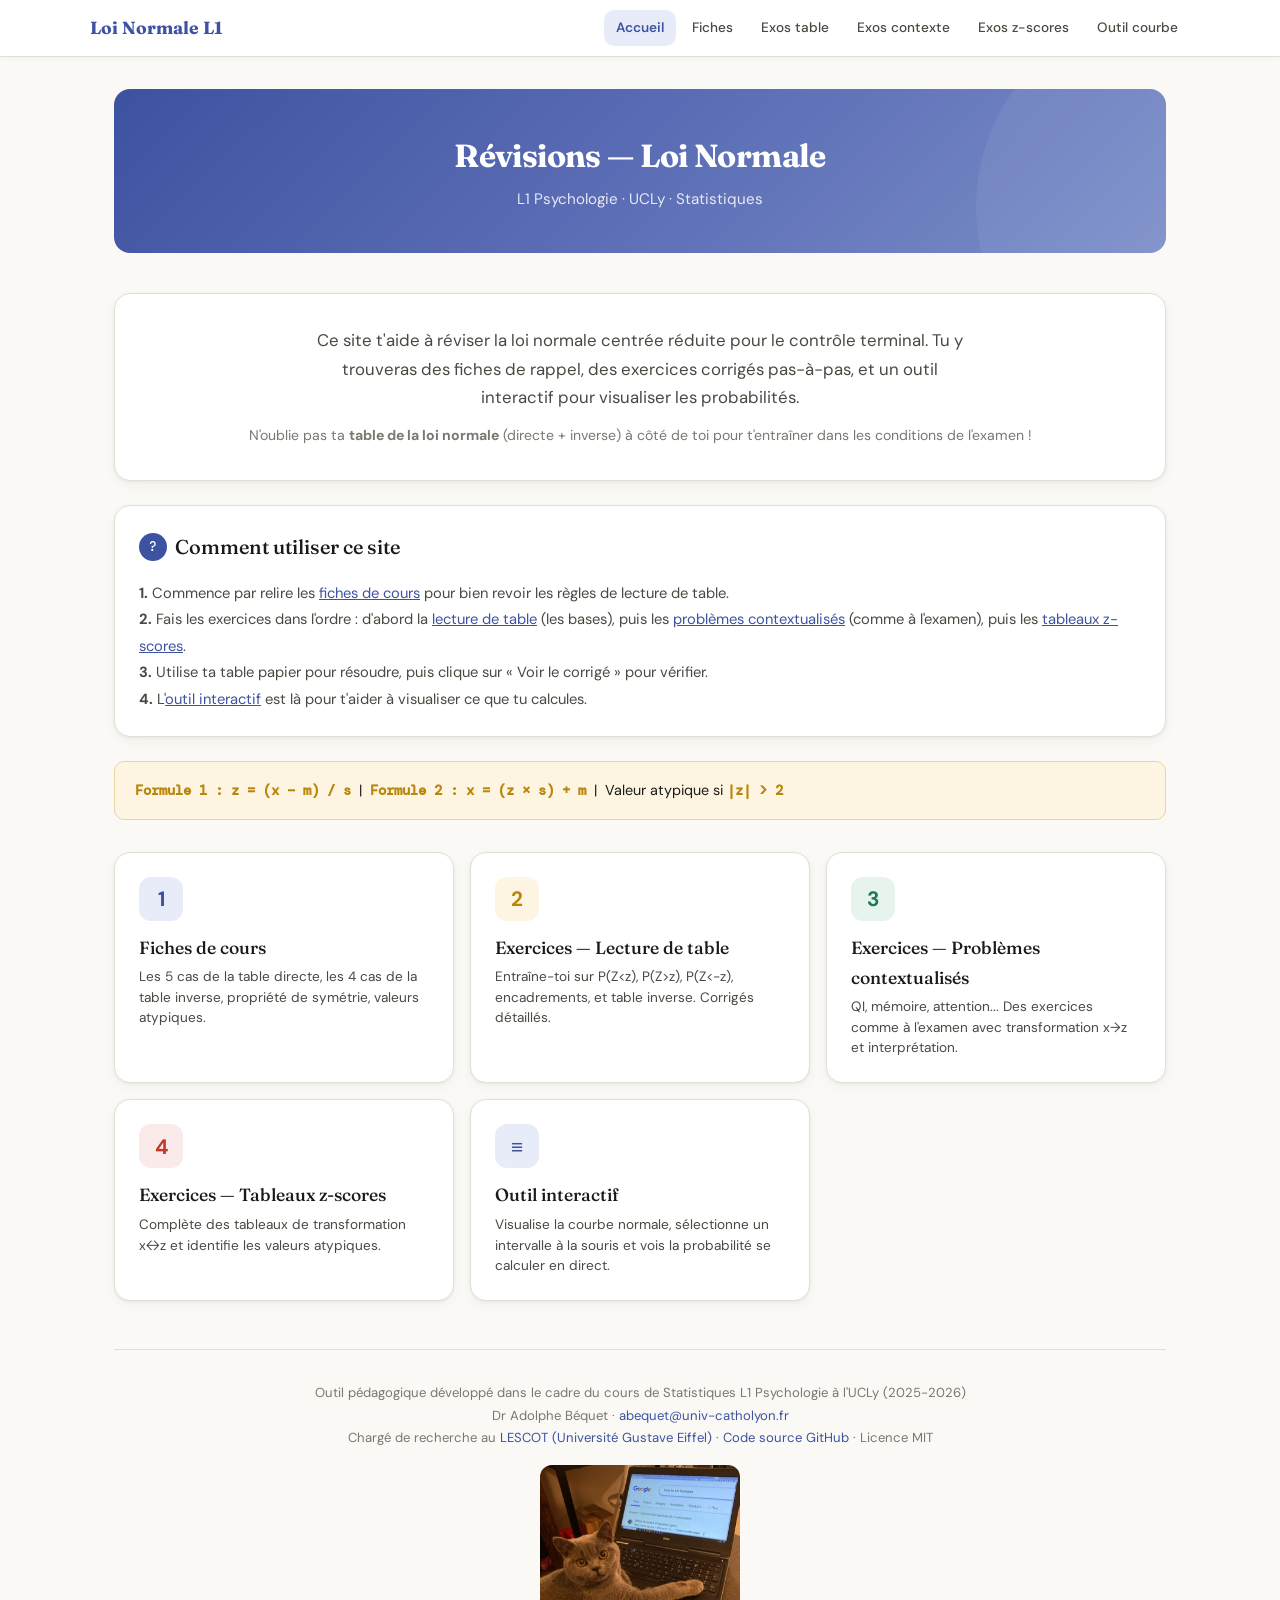
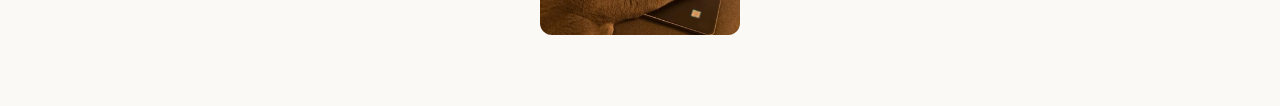
<file: index.html>
<!DOCTYPE html>
<html lang="fr">
<head>
<!-- Google Tag Manager -->
<script>(function(w,d,s,l,i){w[l]=w[l]||[];w[l].push({'gtm.start':
new Date().getTime(),event:'gtm.js'});var f=d.getElementsByTagName(s)[0],
j=d.createElement(s),dl=l!='dataLayer'?'&l='+l:'';j.async=true;j.src=
'https://www.googletagmanager.com/gtm.js?id='+i+dl;f.parentNode.insertBefore(j,f);
})(window,document,'script','dataLayer','GTM-KNM9X4N2');</script>
<!-- End Google Tag Manager -->
<meta charset="UTF-8">
<link rel="icon" href="favicon.png" type="image/png">
<meta name="viewport" content="width=device-width, initial-scale=1.0">
<title>Révisions Loi Normale — L1 Psychologie</title>
<style>
/* ═══════════════════════════════════════
   Loi Normale — Site de révisions L1 Psycho
   Shared stylesheet
   ═══════════════════════════════════════ */

@import url('https://fonts.googleapis.com/css2?family=DM+Sans:ital,wght@0,400;0,500;0,600;0,700&family=DM+Mono:wght@400;500&family=Fraunces:ital,opsz,wght@0,9..144,300;0,9..144,500;0,9..144,700;1,9..144,400&display=swap');

:root {
  --bg: #FAF9F6;
  --bg-card: #FFFFFF;
  --bg-accent: #F0EDE6;
  --bg-input: #F7F5F0;
  --text: #1A1A18;
  --text-muted: #4A4840;
  --text-hint: #7A7770;
  --accent: #3D52A0;
  --accent-hover: #2F4390;
  --accent-light: #E8ECF8;
  --accent-mid: #7B8EC8;
  --teal: #1D7A4E;
  --teal-light: #E6F4ED;
  --danger: #C0392B;
  --danger-light: #FBEAEA;
  --warning: #B8860B;
  --warning-light: #FDF5E1;
  --border: #E2DFD6;
  --border-strong: #C9C5B8;
  --shadow: 0 1px 3px rgba(26,26,24,0.06), 0 4px 12px rgba(26,26,24,0.04);
  --shadow-lg: 0 4px 16px rgba(26,26,24,0.08), 0 12px 40px rgba(26,26,24,0.06);
  --radius: 10px;
  --radius-lg: 16px;
  --font-body: 'DM Sans', sans-serif;
  --font-heading: 'Fraunces', serif;
  --font-mono: 'DM Mono', monospace;
}

* { box-sizing: border-box; margin: 0; padding: 0; }

body {
   
  font-family: var(--font-body);
  background: var(--bg);
  color: var(--text);
  line-height: 1.7;
  min-height: 100vh;
  font-size: 16px;
}

/* ── Layout ── */
.container { max-width: 1100px; margin: 0 auto; padding: 2rem 1.5rem 4rem; }

/* ── Navigation ── */
.site-nav {
  background: white;
  border-bottom: 1px solid var(--border);
  padding: 0 1.5rem;
  position: sticky;
  top: 0;
  z-index: 100;
  box-shadow: 0 1px 4px rgba(0,0,0,0.04);
}
.site-nav .nav-inner {
  max-width: 1100px;
  margin: 0 auto;
  display: flex;
  align-items: center;
  gap: 1rem;
  min-height: 56px;
  flex-wrap: wrap;
}
.site-nav .nav-brand {
  font-family: var(--font-heading);
  font-weight: 700;
  font-size: 1.1rem;
  color: var(--accent);
  text-decoration: none;
  white-space: nowrap;
  margin-right: auto;
}
.site-nav .nav-links {
  display: flex;
  gap: 0.25rem;
  flex-wrap: wrap;
  list-style: none;
}
.site-nav .nav-links a {
  display: block;
  padding: 0.4rem 0.75rem;
  font-size: 0.85rem;
  font-weight: 500;
  color: var(--text-muted);
  text-decoration: none;
  border-radius: var(--radius);
  transition: all 0.2s;
  white-space: nowrap;
}
.site-nav .nav-links a:hover { background: var(--bg-accent); color: var(--text); }
.site-nav .nav-links a.active { background: var(--accent-light); color: var(--accent); font-weight: 600; }

/* ── Page header ── */
.page-header {
  text-align: center;
  margin-bottom: 2.5rem;
  padding: 2.5rem 2rem;
  background: linear-gradient(135deg, #3D52A0 0%, #5B6DB5 50%, #7B8EC8 100%);
  border-radius: var(--radius-lg);
  color: white;
  position: relative;
  overflow: hidden;
}
.page-header::before {
  content: '';
  position: absolute;
  top: -50%; right: -20%;
  width: 400px; height: 400px;
  border-radius: 50%;
  background: rgba(255,255,255,0.06);
}
.page-header h1 {
  font-family: var(--font-heading);
  font-weight: 700;
  font-size: 2rem;
  letter-spacing: -0.02em;
  margin-bottom: 0.25rem;
  position: relative;
}
.page-header p { font-size: 0.95rem; opacity: 0.85; position: relative; }
.page-header .breadcrumb {
  font-size: 0.82rem;
  opacity: 0.7;
  margin-bottom: 0.5rem;
  position: relative;
}
.page-header .breadcrumb a { color: white; text-decoration: underline; }

/* ── Section titles ── */
.section-title {
  font-family: var(--font-heading);
  font-weight: 500;
  font-size: 1.25rem;
  margin-bottom: 1rem;
  display: flex;
  align-items: center;
  gap: 0.5rem;
}
.section-title .num {
  display: inline-flex;
  align-items: center;
  justify-content: center;
  width: 28px; height: 28px;
  border-radius: 50%;
  background: var(--accent);
  color: white;
  font-family: var(--font-mono);
  font-size: 0.8rem;
  font-weight: 500;
  flex-shrink: 0;
}

/* ── Cards ── */
.card {
  background: var(--bg-card);
  border: 1px solid var(--border);
  border-radius: var(--radius-lg);
  padding: 1.5rem;
  margin-bottom: 1.5rem;
  box-shadow: var(--shadow);
}
.card.card-accent { border-left: 4px solid var(--accent); }
.card.card-success { border-left: 4px solid var(--teal); }
.card.card-warning { border-left: 4px solid var(--warning); }

/* ── Formulas ── */
.formula-card {
  background: var(--warning-light);
  border: 1px solid #E8D5A0;
  border-radius: var(--radius);
  padding: 1rem 1.25rem;
  margin-bottom: 1.5rem;
  font-size: 0.9rem;
}
.formula-card strong {
  color: var(--warning);
  font-family: var(--font-mono);
}

.formula-box {
  background: var(--bg-accent);
  border: 1px solid var(--border);
  border-radius: var(--radius);
  padding: 1rem 1.25rem;
  font-family: var(--font-mono);
  font-size: 0.9rem;
  line-height: 1.8;
  margin: 0.75rem 0;
}

/* ── Buttons ── */
.btn {
  display: inline-flex;
  align-items: center;
  gap: 0.4rem;
  padding: 0.6rem 1.2rem;
  border: none;
  border-radius: var(--radius);
  font-family: var(--font-body);
  font-size: 0.9rem;
  font-weight: 600;
  cursor: pointer;
  transition: all 0.2s;
}
.btn-primary { background: var(--accent); color: white; }
.btn-primary:hover { background: var(--accent-hover); transform: translateY(-1px); }
.btn-primary:active { transform: translateY(0); }
.btn-secondary { background: var(--bg-accent); color: var(--text); border: 1px solid var(--border); }
.btn-secondary:hover { background: var(--border); }
.btn-success { background: var(--teal); color: white; }
.btn-success:hover { background: #166B41; }
.btn-row { display: flex; gap: 0.75rem; margin-top: 1rem; flex-wrap: wrap; }

/* ── Form elements ── */
.param-group label {
  display: block;
  font-size: 0.8rem;
  font-weight: 600;
  color: var(--text-muted);
  text-transform: uppercase;
  letter-spacing: 0.05em;
  margin-bottom: 0.35rem;
}
.param-group input, .param-group select {
  width: 100%;
  padding: 0.6rem 0.8rem;
  border: 1px solid var(--border);
  border-radius: var(--radius);
  font-family: var(--font-mono);
  font-size: 1rem;
  background: var(--bg-input);
  color: var(--text);
  transition: border-color 0.2s, box-shadow 0.2s;
}
.param-group input:focus, .param-group select:focus {
  outline: none;
  border-color: var(--accent);
  box-shadow: 0 0 0 3px var(--accent-light);
}

/* ── Tables ── */
table { width: 100%; border-collapse: collapse; font-size: 0.9rem; }
thead th {
  background: var(--bg-accent);
  padding: 0.7rem 1rem;
  text-align: left;
  font-weight: 600;
  font-size: 0.8rem;
  text-transform: uppercase;
  letter-spacing: 0.04em;
  color: var(--text-muted);
  border-bottom: 2px solid var(--border);
  white-space: nowrap;
}
tbody td {
  padding: 0.65rem 1rem;
  border-bottom: 1px solid var(--border);
  font-family: var(--font-mono);
  font-size: 0.88rem;
}
tbody tr:hover { background: var(--bg-accent); }

/* ── Badges ── */
.badge {
  display: inline-block;
  padding: 0.15rem 0.6rem;
  border-radius: 99px;
  font-size: 0.75rem;
  font-weight: 600;
  font-family: var(--font-body);
}
.badge-ok { background: var(--teal-light); color: var(--teal); }
.badge-extreme { background: var(--danger-light); color: var(--danger); }
.badge-info { background: var(--accent-light); color: var(--accent); }

/* ── Exercise components ── */
.exercise-block {
  background: var(--bg-card);
  border: 1px solid var(--border);
  border-radius: var(--radius-lg);
  padding: 1.5rem;
  margin-bottom: 2rem;
  box-shadow: var(--shadow);
}
.exercise-block .exercise-header {
  display: flex;
  align-items: center;
  gap: 0.75rem;
  margin-bottom: 1rem;
  padding-bottom: 0.75rem;
  border-bottom: 1px solid var(--border);
}
.exercise-block .exercise-num {
  display: inline-flex;
  align-items: center;
  justify-content: center;
  width: 36px; height: 36px;
  border-radius: 50%;
  background: var(--accent);
  color: white;
  font-family: var(--font-mono);
  font-size: 0.9rem;
  font-weight: 600;
  flex-shrink: 0;
}
.exercise-block .exercise-label {
  font-family: var(--font-heading);
  font-weight: 500;
  font-size: 1.1rem;
}
.exercise-block .exercise-difficulty {
  margin-left: auto;
}
.exercise-block .exercise-context {
  background: var(--bg-accent);
  border-radius: var(--radius);
  padding: 1rem 1.25rem;
  margin-bottom: 1rem;
  font-size: 0.92rem;
  line-height: 1.7;
}
.exercise-block .question-block {
  margin: 1rem 0;
  padding: 0.75rem 0;
}
.exercise-block .question-text {
  font-weight: 600;
  color: var(--accent);
  margin-bottom: 0.5rem;
}
.exercise-block .answer-input {
  display: flex;
  gap: 0.5rem;
  align-items: center;
  margin: 0.5rem 0;
}
.exercise-block .answer-input input {
  padding: 0.5rem 0.75rem;
  border: 1px solid var(--border);
  border-radius: var(--radius);
  font-family: var(--font-mono);
  font-size: 0.95rem;
  background: var(--bg-input);
  flex: 1;
  max-width: 300px;
}
.exercise-block .answer-input input:focus {
  outline: none;
  border-color: var(--accent);
  box-shadow: 0 0 0 3px var(--accent-light);
}

/* ── Correction / solution reveal ── */
.solution {
  display: none;
  margin-top: 0.75rem;
  padding: 1rem 1.25rem;
  background: var(--teal-light);
  border: 1px solid #B8E0CC;
  border-radius: var(--radius);
  animation: slideDown 0.3s ease;
}
.solution.visible { display: block; }
.solution .step {
  font-family: var(--font-mono);
  font-size: 0.88rem;
  margin: 0.3rem 0;
  padding: 0.2rem 0;
  color: var(--text);
}
.solution .step-label {
  font-family: var(--font-body);
  font-weight: 600;
  font-size: 0.78rem;
  text-transform: uppercase;
  letter-spacing: 0.04em;
  color: var(--teal);
  margin-top: 0.5rem;
  margin-bottom: 0.15rem;
}
.solution .result {
  font-size: 1.2rem;
  font-weight: 700;
  color: var(--teal);
  font-family: var(--font-mono);
  margin-top: 0.5rem;
}
.solution .explanation {
  font-family: var(--font-body);
  font-size: 0.88rem;
  color: var(--text-muted);
  margin-top: 0.25rem;
  font-style: italic;
}

@keyframes slideDown {
  from { opacity: 0; transform: translateY(-8px); }
  to { opacity: 1; transform: translateY(0); }
}

/* ── Feedback ── */
.feedback-correct {
  color: var(--teal);
  font-weight: 600;
  font-size: 0.88rem;
}
.feedback-incorrect {
  color: var(--danger);
  font-weight: 600;
  font-size: 0.88rem;
}

/* ── Grid layouts ── */
.grid-2 { display: grid; grid-template-columns: 1fr 1fr; gap: 1rem; }
.grid-3 { display: grid; grid-template-columns: repeat(3, 1fr); gap: 1rem; }

@media (max-width: 768px) {
  .grid-2, .grid-3 { grid-template-columns: 1fr; }
  .page-header h1 { font-size: 1.5rem; }
  .site-nav .nav-links { gap: 0; }
  .site-nav .nav-links a { padding: 0.3rem 0.5rem; font-size: 0.78rem; }
}

/* ── Home page cards ── */
.nav-card {
  background: var(--bg-card);
  border: 1px solid var(--border);
  border-radius: var(--radius-lg);
  padding: 1.5rem;
  text-decoration: none;
  color: var(--text);
  transition: all 0.25s;
  display: block;
  box-shadow: var(--shadow);
}
.nav-card:hover {
  transform: translateY(-3px);
  box-shadow: var(--shadow-lg);
  border-color: var(--accent-mid);
}
.nav-card .card-icon {
  width: 44px; height: 44px;
  border-radius: 12px;
  display: flex;
  align-items: center;
  justify-content: center;
  font-size: 1.3rem;
  margin-bottom: 0.75rem;
  font-weight: 700;
}
.nav-card h3 {
  font-family: var(--font-heading);
  font-weight: 500;
  font-size: 1.1rem;
  margin-bottom: 0.3rem;
}
.nav-card p {
  font-size: 0.85rem;
  color: var(--text-muted);
  line-height: 1.5;
}

/* ── Mini curve (canvas) ── */
.mini-curve {
  position: relative;
  width: 100%;
  border-radius: var(--radius);
  overflow: hidden;
}
.mini-curve canvas { display: block; width: 100%; }

/* ── Reveal btn ── */
.btn-reveal {
  background: none;
  border: 1px dashed var(--border-strong);
  color: var(--text-muted);
  padding: 0.5rem 1rem;
  border-radius: var(--radius);
  font-family: var(--font-body);
  font-size: 0.85rem;
  font-weight: 500;
  cursor: pointer;
  transition: all 0.2s;
}
.btn-reveal:hover { border-color: var(--accent); color: var(--accent); background: var(--accent-light); }

/* ── Progress indicator ── */
.progress-bar {
  width: 100%;
  height: 6px;
  background: var(--bg-accent);
  border-radius: 3px;
  margin: 1rem 0;
  overflow: hidden;
}
.progress-bar .progress-fill {
  height: 100%;
  background: var(--accent);
  border-radius: 3px;
  transition: width 0.4s ease;
}

/* ── Score tracker ── */
.score-tracker {
  position: sticky;
  top: 60px;
  z-index: 50;
  background: var(--bg-card);
  border: 1px solid var(--border);
  border-radius: var(--radius);
  padding: 0.5rem 1rem;
  margin-bottom: 1.5rem;
  display: flex;
  align-items: center;
  gap: 1rem;
  box-shadow: var(--shadow);
  flex-wrap: wrap;
}
.score-tracker .score-label {
  font-size: 0.82rem;
  font-weight: 600;
  color: var(--text-muted);
  text-transform: uppercase;
  letter-spacing: 0.04em;
}
.score-tracker .score-value {
  font-family: var(--font-mono);
  font-size: 1.1rem;
  font-weight: 700;
  color: var(--accent);
}
.score-tracker .score-bar {
  flex: 1;
  min-width: 100px;
  height: 8px;
  background: var(--bg-accent);
  border-radius: 4px;
  overflow: hidden;
}
.score-tracker .score-bar-fill {
  height: 100%;
  background: linear-gradient(90deg, var(--accent), var(--teal));
  border-radius: 4px;
  transition: width 0.4s ease;
}

/* ── Footer ── */
footer {
  text-align: center;
  margin-top: 3rem;
  padding-top: 2rem;
  border-top: 1px solid var(--border);
  font-size: 0.82rem;
  color: var(--text-hint);
}
footer a { color: var(--accent); text-decoration: none; }
footer a:hover { text-decoration: underline; }

/* ── Tooltip style for rules ── */
.rule-tag {
  display: inline-block;
  padding: 0.1rem 0.5rem;
  background: var(--accent-light);
  color: var(--accent);
  border-radius: 4px;
  font-size: 0.75rem;
  font-weight: 600;
  font-family: var(--font-mono);
  margin-left: 0.25rem;
}

/* ── Table input for z-score exercises ── */
.z-table-input {
  width: 80px;
  padding: 0.35rem 0.5rem;
  border: 1px solid var(--border);
  border-radius: 6px;
  font-family: var(--font-mono);
  font-size: 0.88rem;
  text-align: center;
  background: var(--bg-input);
}
.z-table-input:focus {
  outline: none;
  border-color: var(--accent);
  box-shadow: 0 0 0 3px var(--accent-light);
}
.z-table-input.correct { border-color: var(--teal); background: var(--teal-light); }
.z-table-input.incorrect { border-color: var(--danger); background: var(--danger-light); }

</style>
</head>
<body>
<!-- Google Tag Manager (noscript) -->
   <noscript><iframe src="https://www.googletagmanager.com/ns.html?id=GTM-KNM9X4N2"
   height="0" width="0" style="display:none;visibility:hidden"></iframe></noscript>
   <!-- End Google Tag Manager (noscript) -->
<script>
/* ═══════════════════════════════════════
   Shared JS — Normal distribution math & UI utils
   ═══════════════════════════════════════ */

// ── Normal distribution functions ──
function normalPDF(z) {
  return Math.exp(-0.5 * z * z) / Math.sqrt(2 * Math.PI);
}

function normalCDF(z) {
  const a1=0.254829592, a2=-0.284496736, a3=1.421413741, a4=-1.453152027, a5=1.061405429, p=0.3275911;
  const s = z < 0 ? -1 : 1;
  const x = Math.abs(z) / Math.sqrt(2);
  const t = 1 / (1 + p * x);
  const y = 1 - (((((a5*t + a4)*t) + a3)*t + a2)*t + a1)*t * Math.exp(-x*x);
  return 0.5 * (1 + s * y);
}

function normalInvCDF(p) {
  if (p <= 0) return -Infinity;
  if (p >= 1) return Infinity;
  if (p < 0.5) return -normalInvCDF(1 - p);
  const a = [-3.969683028665376e+01, 2.209460984245205e+02, -2.759285104469687e+02,
             1.383577518672690e+02, -3.066479806614716e+01, 2.506628277459239e+00];
  const b = [-5.447609879822406e+01, 1.615858368580409e+02, -1.556989798598866e+02,
             6.680131188771972e+01, -1.328068155288572e+01];
  const c = [-7.784894002430293e-03, -3.223964580411365e-01, -2.400758277161838e+00,
             -2.549732539343734e+00, 4.374664141464968e+00, 2.938163982698783e+00];
  const d = [7.784695709041462e-03, 3.224671290700398e-01, 2.445134137142996e+00, 3.754408661907416e+00];
  const pL = 0.02425, pH = 1 - pL;
  let q, r;
  if (p < pL) {
    q = Math.sqrt(-2 * Math.log(p));
    return (((((c[0]*q+c[1])*q+c[2])*q+c[3])*q+c[4])*q+c[5]) / ((((d[0]*q+d[1])*q+d[2])*q+d[3])*q+1);
  } else if (p <= pH) {
    q = p - 0.5; r = q * q;
    return (((((a[0]*r+a[1])*r+a[2])*r+a[3])*r+a[4])*r+a[5])*q / (((((b[0]*r+b[1])*r+b[2])*r+b[3])*r+b[4])*r+1);
  } else {
    q = Math.sqrt(-2 * Math.log(1 - p));
    return -(((((c[0]*q+c[1])*q+c[2])*q+c[3])*q+c[4])*q+c[5]) / ((((d[0]*q+d[1])*q+d[2])*q+d[3])*q+1);
  }
}

// ── Round to n decimals ──
function R(val, n = 4) {
  return Math.round(val * Math.pow(10, n)) / Math.pow(10, n);
}
function R2(val) { return R(val, 2); }

// ── Navigation component ──
function renderNav(activePage) {
  const pages = [
    { id: 'index', label: 'Accueil', href: 'index.html' },
    { id: 'cours', label: 'Fiches', href: 'cours.html' },
    { id: 'exercices-table', label: 'Exos table', href: 'exercices-table.html' },
    { id: 'exercices-contexte', label: 'Exos contexte', href: 'exercices-contexte.html' },
    { id: 'exercices-zscore', label: 'Exos z-scores', href: 'exercices-zscore.html' },
    { id: 'outil', label: 'Outil courbe', href: 'outil.html' },
  ];

  const nav = document.createElement('nav');
  nav.className = 'site-nav';
  nav.innerHTML = `
    <div class="nav-inner">
      <a href="index.html" class="nav-brand">Loi Normale L1</a>
      <ul class="nav-links">
        ${pages.map(p => `<li><a href="${p.href}" class="${p.id === activePage ? 'active' : ''}">${p.label}</a></li>`).join('')}
      </ul>
    </div>
  `;
  document.body.prepend(nav);
}

// ── Solution toggle ──
function toggleSolution(btn, solutionId) {
  const sol = document.getElementById(solutionId);
  if (sol.classList.contains('visible')) {
    sol.classList.remove('visible');
    btn.textContent = 'Voir le corrigé';
  } else {
    sol.classList.add('visible');
    btn.textContent = 'Masquer le corrigé';
  }
}

// ── Mini curve drawing ──
function drawMiniCurve(canvasId, options = {}) {
  const canvas = document.getElementById(canvasId);
  if (!canvas) return;
  const rect = canvas.parentElement.getBoundingClientRect();
  const dpr = window.devicePixelRatio || 1;
  const w = rect.width;
  const h = options.height || 180;
  canvas.width = w * dpr;
  canvas.height = h * dpr;
  canvas.style.width = w + 'px';
  canvas.style.height = h + 'px';
  const ctx = canvas.getContext('2d');
  ctx.setTransform(dpr, 0, 0, dpr, 0, 0);

  const mu = options.mu || 0;
  const sigma = options.sigma || 1;
  const zRange = 4;
  const pad = { top: 20, right: 20, bottom: 40, left: 20 };
  const xMin = mu - zRange * sigma;
  const xMax = mu + zRange * sigma;
  const yMax = normalPDF(0) * 1.15;
  const plotBottom = h - pad.bottom;

  function xToPx(xVal) { return pad.left + ((xVal - xMin) / (xMax - xMin)) * (w - pad.left - pad.right); }
  function yToPx(yVal) { return pad.top + (1 - yVal / yMax) * (h - pad.top - pad.bottom); }

  ctx.clearRect(0, 0, w, h);

  // Fill area if specified
  if (options.fillFrom !== undefined && options.fillTo !== undefined) {
    const lo = Math.max(options.fillFrom, xMin);
    const hi = Math.min(options.fillTo, xMax);
    ctx.save();
    ctx.beginPath();
    const steps = 150;
    for (let i = 0; i <= steps; i++) {
      const xv = lo + (hi - lo) * i / steps;
      const z = (xv - mu) / sigma;
      if (i === 0) ctx.moveTo(xToPx(xv), plotBottom);
      ctx.lineTo(xToPx(xv), yToPx(normalPDF(z)));
    }
    ctx.lineTo(xToPx(hi), plotBottom);
    ctx.closePath();
    ctx.fillStyle = options.fillColor || 'rgba(61, 82, 160, 0.18)';
    ctx.fill();
    ctx.restore();
  }

  // Curve
  ctx.save();
  ctx.beginPath();
  for (let i = 0; i <= 300; i++) {
    const xv = xMin + (xMax - xMin) * i / 300;
    const z = (xv - mu) / sigma;
    const px = xToPx(xv), py = yToPx(normalPDF(z));
    if (i === 0) ctx.moveTo(px, py); else ctx.lineTo(px, py);
  }
  ctx.strokeStyle = '#3D52A0';
  ctx.lineWidth = 2.5;
  ctx.stroke();
  ctx.restore();

  // Axis
  ctx.save();
  ctx.beginPath();
  ctx.moveTo(pad.left, plotBottom);
  ctx.lineTo(w - pad.right, plotBottom);
  ctx.strokeStyle = '#1A1A18';
  ctx.lineWidth = 1;
  ctx.stroke();

  // Ticks
  ctx.font = "500 11px 'DM Mono', monospace";
  ctx.textAlign = 'center';
  ctx.fillStyle = '#3D52A0';
  for (let z = -zRange; z <= zRange; z++) {
    const xv = mu + z * sigma;
    const px = xToPx(xv);
    ctx.beginPath(); ctx.moveTo(px, plotBottom); ctx.lineTo(px, plotBottom + 5);
    ctx.strokeStyle = '#6B6960'; ctx.lineWidth = 1; ctx.stroke();
    if (options.showX) {
      const label = Number.isInteger(xv) ? xv.toString() : xv.toFixed(1);
      ctx.fillStyle = '#1A1A18';
      ctx.fillText(label, px, plotBottom + 18);
      ctx.fillStyle = '#3D52A0';
      ctx.fillText(`z=${z}`, px, plotBottom + 30);
    } else {
      ctx.fillText(`${z}`, px, plotBottom + 18);
    }
  }
  ctx.restore();

  // Probability label if specified
  if (options.probLabel) {
    const midX = ((options.fillFrom || 0) + (options.fillTo || 0)) / 2;
    const px = xToPx(midX);
    const py = yToPx(normalPDF((midX - mu) / sigma)) - 10;
    ctx.save();
    ctx.font = "600 13px 'DM Mono', monospace";
    ctx.textAlign = 'center';
    ctx.fillStyle = '#3D52A0';
    ctx.fillText(options.probLabel, px, Math.max(py, pad.top + 15));
    ctx.restore();
  }
}

// ── Check numeric answer ──
function checkAnswer(inputId, expected, tolerance) {
  const input = document.getElementById(inputId);
  const val = parseFloat(input.value.replace(',', '.'));
  const tol = tolerance || 0.02;
  if (isNaN(val)) return null;
  return Math.abs(val - expected) <= tol;
}

// ── Score tracker ──
const ScoreTracker = {
  total: 0,
  correct: 0,
  answered: new Set(),

  init(totalQuestions) {
    this.total = totalQuestions;
    this.correct = 0;
    this.answered = new Set();
  },

  record(questionId, isCorrect) {
    if (this.answered.has(questionId)) return;
    this.answered.add(questionId);
    if (isCorrect) this.correct++;
    this.update();
  },

  update() {
    const valEl = document.getElementById('score-value');
    const barEl = document.getElementById('score-bar-fill');
    if (valEl) valEl.textContent = `${this.correct} / ${this.total}`;
    if (barEl) barEl.style.width = `${(this.answered.size / this.total) * 100}%`;
  },

  renderWidget() {
    return `<div class="score-tracker">
      <span class="score-label">Score</span>
      <span class="score-value" id="score-value">0 / ${this.total}</span>
      <div class="score-bar"><div class="score-bar-fill" id="score-bar-fill" style="width:0%"></div></div>
      <span style="font-size:0.78rem;color:var(--text-hint);">${this.total} questions</span>
    </div>`;
  }
};

// ── Validate answer with visual feedback + score ──
function validateAnswer(inputId, expected, questionId, tolerance) {
  const input = document.getElementById(inputId);
  const val = parseFloat(input.value.replace(',', '.'));
  const tol = tolerance || 0.025;
  if (isNaN(val)) { input.style.borderColor = 'var(--warning)'; return; }
  const correct = Math.abs(val - expected) <= tol;
  input.classList.remove('correct', 'incorrect');
  input.classList.add(correct ? 'correct' : 'incorrect');
  input.style.borderColor = correct ? 'var(--teal)' : 'var(--danger)';
  ScoreTracker.record(questionId, correct);
  return correct;
}

</script>
<script>renderNav('index');</script>

<div class="container">

<div class="page-header">
  <h1>Révisions — Loi Normale</h1>
  <p>L1 Psychologie &middot; UCLy &middot; Statistiques</p>
</div>

<div class="card" style="text-align:center; padding: 2rem;">
  <p style="font-size: 1.05rem; max-width: 650px; margin: 0 auto; color: var(--text-muted);">
    Ce site t'aide à réviser la loi normale centrée réduite pour le contrôle terminal.
    Tu y trouveras des fiches de rappel, des exercices corrigés pas-à-pas, et un outil interactif pour visualiser les probabilités.
  </p>
  <p style="margin-top: 0.75rem; font-size: 0.88rem; color: var(--text-hint);">
    N'oublie pas ta <strong>table de la loi normale</strong> (directe + inverse) à côté de toi pour t'entraîner dans les conditions de l'examen !
  </p>
</div>

<div class="card" style="margin-top: 1rem;">
  <h2 class="section-title"><span class="num">?</span> Comment utiliser ce site</h2>
  <p style="color: var(--text-muted); font-size: 0.92rem; line-height: 1.8;">
    <strong>1.</strong> Commence par relire les <a href="cours.html" style="color: var(--accent);">fiches de cours</a> pour bien revoir les règles de lecture de table.<br>
    <strong>2.</strong> Fais les exercices dans l'ordre : d'abord la <a href="exercices-table.html" style="color: var(--accent);">lecture de table</a> (les bases), puis les <a href="exercices-contexte.html" style="color: var(--accent);">problèmes contextualisés</a> (comme à l'examen), puis les <a href="exercices-zscore.html" style="color: var(--accent);">tableaux z-scores</a>.<br>
    <strong>3.</strong> Utilise ta table papier pour résoudre, puis clique sur « Voir le corrigé » pour vérifier.<br>
    <strong>4.</strong> L'<a href="outil.html" style="color: var(--accent);">outil interactif</a> est là pour t'aider à visualiser ce que tu calcules.
  </p>
</div>

<div class="formula-card" style="margin-top: 1.5rem;">
  <strong>Formule 1 : z = (x − m) / s</strong> &nbsp;|&nbsp;
  <strong>Formule 2 : x = (z × s) + m</strong> &nbsp;|&nbsp;
  Valeur atypique si <strong>|z| &gt; 2</strong>
</div>

<div class="grid-3" style="margin-top: 2rem;">

  <a href="cours.html" class="nav-card">
    <div class="card-icon" style="background: var(--accent-light); color: var(--accent);">1</div>
    <h3>Fiches de cours</h3>
    <p>Les 5 cas de la table directe, les 4 cas de la table inverse, propriété de symétrie, valeurs atypiques.</p>
  </a>

  <a href="exercices-table.html" class="nav-card">
    <div class="card-icon" style="background: var(--warning-light); color: var(--warning);">2</div>
    <h3>Exercices — Lecture de table</h3>
    <p>Entraîne-toi sur P(Z&lt;z), P(Z&gt;z), P(Z&lt;-z), encadrements, et table inverse. Corrigés détaillés.</p>
  </a>

  <a href="exercices-contexte.html" class="nav-card">
    <div class="card-icon" style="background: var(--teal-light); color: var(--teal);">3</div>
    <h3>Exercices — Problèmes contextualisés</h3>
    <p>QI, mémoire, attention... Des exercices comme à l'examen avec transformation x→z et interprétation.</p>
  </a>

  <a href="exercices-zscore.html" class="nav-card">
    <div class="card-icon" style="background: var(--danger-light); color: var(--danger);">4</div>
    <h3>Exercices — Tableaux z-scores</h3>
    <p>Complète des tableaux de transformation x↔z et identifie les valeurs atypiques.</p>
  </a>

  <a href="outil.html" class="nav-card">
    <div class="card-icon" style="background: #E8ECF8; color: var(--accent);">&#x2261;</div>
    <h3>Outil interactif</h3>
    <p>Visualise la courbe normale, sélectionne un intervalle à la souris et vois la probabilité se calculer en direct.</p>
  </a>

</div>
<footer>
  Outil pédagogique développé dans le cadre du cours de Statistiques L1 Psychologie à l'UCLy (2025-2026)<br>
  Dr Adolphe Béquet · <a href="mailto:abequet@univ-catholyon.fr">abequet@univ-catholyon.fr</a><br>
  Chargé de recherche au <a href="https://pagespro.univ-gustave-eiffel.fr/adolphe-bequet?lang=fr&no_cache=1">LESCOT (Université Gustave Eiffel)</a> · <a href="https://github.com/abequet/coursL1psyUCLY">Code source GitHub</a> · Licence MIT<br>
  <img src="chat.jpg" alt="Le chat du prof" style="margin-top: 1rem; border-radius: 12px; max-width: 200px;">
</footer>

</div>
</body>
</html>
</file>
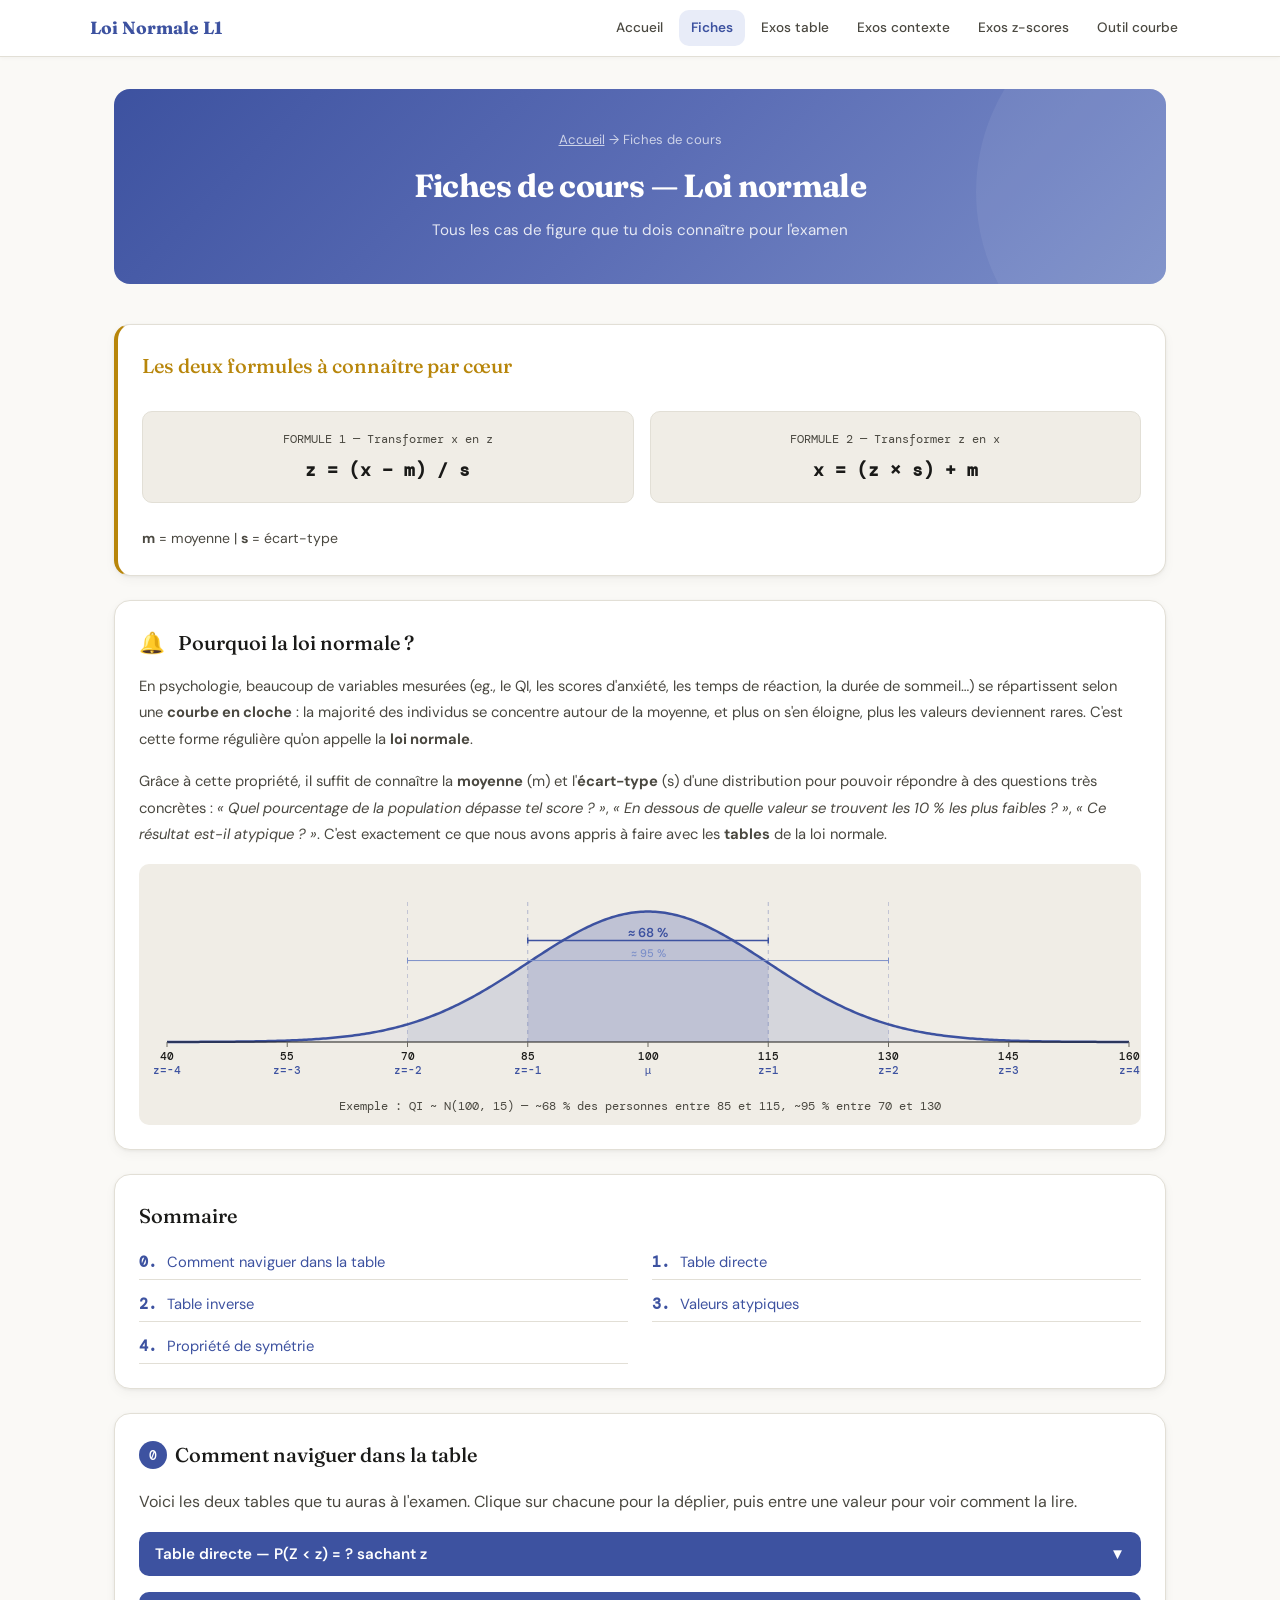
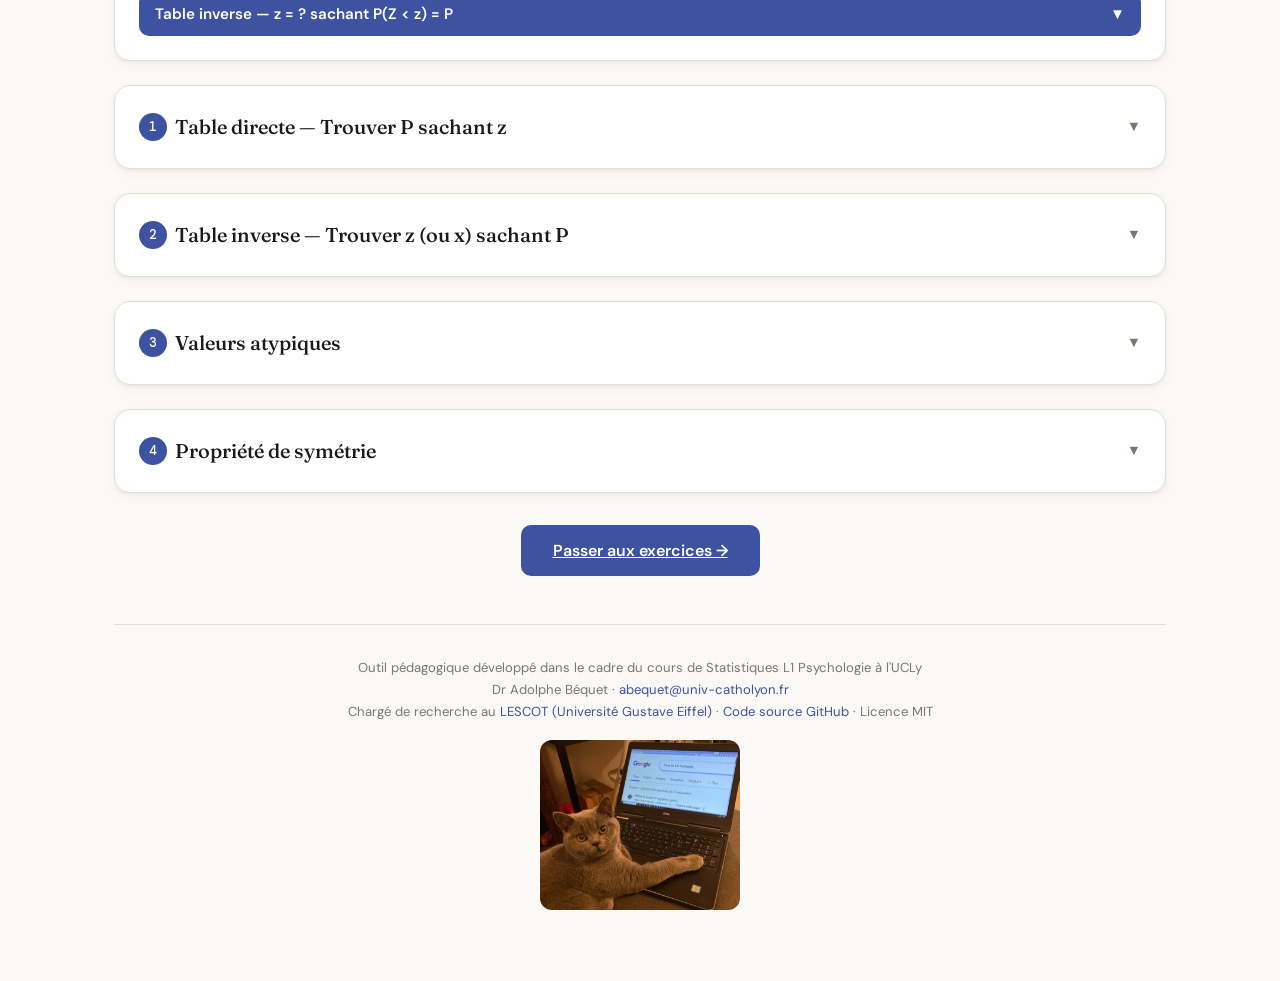
<file: cours.html>
<!DOCTYPE html>
<html lang="fr">
<head>
<meta charset="UTF-8">
<link rel="icon" href="favicon.png" type="image/png">
<meta name="viewport" content="width=device-width, initial-scale=1.0">
<title>Fiches de cours — Loi Normale</title>
<style>
@import url('https://fonts.googleapis.com/css2?family=DM+Sans:ital,wght@0,400;0,500;0,600;0,700&family=DM+Mono:wght@400;500&family=Fraunces:ital,opsz,wght@0,9..144,300;0,9..144,500;0,9..144,700;1,9..144,400&display=swap');
:root {
  --bg:#FAF9F6;--bg-card:#FFFFFF;--bg-accent:#F0EDE6;--bg-input:#F7F5F0;
  --text:#1A1A18;--text-muted:#4A4840;--text-hint:#7A7770;
  --accent:#3D52A0;--accent-hover:#2F4390;--accent-light:#E8ECF8;--accent-mid:#7B8EC8;
  --teal:#1D7A4E;--teal-light:#E6F4ED;
  --danger:#C0392B;--danger-light:#FBEAEA;
  --warning:#B8860B;--warning-light:#FDF5E1;
  --border:#E2DFD6;--border-strong:#C9C5B8;
  --shadow:0 1px 3px rgba(26,26,24,0.06),0 4px 12px rgba(26,26,24,0.04);
  --shadow-lg:0 4px 16px rgba(26,26,24,0.08),0 12px 40px rgba(26,26,24,0.06);
  --radius:10px;--radius-lg:16px;
  --font-body:'DM Sans',sans-serif;--font-heading:'Fraunces',serif;--font-mono:'DM Mono',monospace;
  --nav-green:#1D7A4E;--nav-green-bg:#E6F4ED;
}
*{box-sizing:border-box;margin:0;padding:0}
body{font-family:var(--font-body);background:var(--bg);color:var(--text);line-height:1.7;min-height:100vh;font-size:16px}
.container{max-width:1100px;margin:0 auto;padding:2rem 1.5rem 4rem}
.site-nav{background:white;border-bottom:1px solid var(--border);padding:0 1.5rem;position:sticky;top:0;z-index:100;box-shadow:0 1px 4px rgba(0,0,0,0.04)}
.site-nav .nav-inner{max-width:1100px;margin:0 auto;display:flex;align-items:center;gap:1rem;min-height:56px;flex-wrap:wrap}
.site-nav .nav-brand{font-family:var(--font-heading);font-weight:700;font-size:1.1rem;color:var(--accent);text-decoration:none;white-space:nowrap;margin-right:auto}
.site-nav .nav-links{display:flex;gap:0.25rem;flex-wrap:wrap;list-style:none}
.site-nav .nav-links a{display:block;padding:0.4rem 0.75rem;font-size:0.85rem;font-weight:500;color:var(--text-muted);text-decoration:none;border-radius:var(--radius);transition:all 0.2s;white-space:nowrap}
.site-nav .nav-links a:hover{background:var(--bg-accent);color:var(--text)}
.site-nav .nav-links a.active{background:var(--accent-light);color:var(--accent);font-weight:600}
.page-header{text-align:center;margin-bottom:2.5rem;padding:2.5rem 2rem;background:linear-gradient(135deg,#3D52A0 0%,#5B6DB5 50%,#7B8EC8 100%);border-radius:var(--radius-lg);color:white;position:relative;overflow:hidden}
.page-header::before{content:'';position:absolute;top:-50%;right:-20%;width:400px;height:400px;border-radius:50%;background:rgba(255,255,255,0.06)}
.page-header h1{font-family:var(--font-heading);font-weight:700;font-size:2rem;letter-spacing:-0.02em;margin-bottom:0.25rem;position:relative}
.page-header p{font-size:0.95rem;opacity:0.85;position:relative}
.page-header .breadcrumb{font-size:0.82rem;opacity:0.7;margin-bottom:0.5rem;position:relative}
.page-header .breadcrumb a{color:white;text-decoration:underline}
.section-title{font-family:var(--font-heading);font-weight:500;font-size:1.25rem;margin-bottom:1rem;display:flex;align-items:center;gap:0.5rem}
.section-title .num{display:inline-flex;align-items:center;justify-content:center;width:28px;height:28px;border-radius:50%;background:var(--accent);color:white;font-family:var(--font-mono);font-size:0.8rem;font-weight:500;flex-shrink:0}
.card{background:var(--bg-card);border:1px solid var(--border);border-radius:var(--radius-lg);padding:1.5rem;margin-bottom:1.5rem;box-shadow:var(--shadow)}
.card.card-accent{border-left:4px solid var(--accent)}.card.card-success{border-left:4px solid var(--teal)}.card.card-warning{border-left:4px solid var(--warning)}
.formula-box{background:var(--bg-accent);border:1px solid var(--border);border-radius:var(--radius);padding:1rem 1.25rem;font-family:var(--font-mono);font-size:0.9rem;line-height:1.8;margin:0.75rem 0}
.btn{display:inline-flex;align-items:center;gap:0.4rem;padding:0.6rem 1.2rem;border:none;border-radius:var(--radius);font-family:var(--font-body);font-size:0.9rem;font-weight:600;cursor:pointer;transition:all 0.2s}
.btn-primary{background:var(--accent);color:white}.btn-primary:hover{background:var(--accent-hover);transform:translateY(-1px)}
.btn-secondary{background:var(--bg-accent);color:var(--text);border:1px solid var(--border)}.btn-secondary:hover{background:var(--border)}
.btn-success{background:var(--teal);color:white}.btn-success:hover{background:#166B41}
.btn-row{display:flex;gap:0.75rem;margin-top:1rem;flex-wrap:wrap}
.param-group label{display:block;font-size:0.8rem;font-weight:600;color:var(--text-muted);text-transform:uppercase;letter-spacing:0.05em;margin-bottom:0.35rem}
.param-group input,.param-group select{width:100%;padding:0.6rem 0.8rem;border:1px solid var(--border);border-radius:var(--radius);font-family:var(--font-mono);font-size:1rem;background:var(--bg-input);color:var(--text);transition:border-color 0.2s,box-shadow 0.2s}
.param-group input:focus,.param-group select:focus{outline:none;border-color:var(--accent);box-shadow:0 0 0 3px var(--accent-light)}
table{width:100%;border-collapse:collapse;font-size:0.9rem}
thead th{background:var(--bg-accent);padding:0.7rem 1rem;text-align:left;font-weight:600;font-size:0.8rem;text-transform:uppercase;letter-spacing:0.04em;color:var(--text-muted);border-bottom:2px solid var(--border);white-space:nowrap}
tbody td{padding:0.65rem 1rem;border-bottom:1px solid var(--border);font-family:var(--font-mono);font-size:0.88rem}
.badge{display:inline-block;padding:0.15rem 0.6rem;border-radius:99px;font-size:0.75rem;font-weight:600;font-family:var(--font-body)}
.badge-ok{background:var(--teal-light);color:var(--teal)}.badge-extreme{background:var(--danger-light);color:var(--danger)}.badge-info{background:var(--accent-light);color:var(--accent)}
.exercise-block{background:var(--bg-card);border:1px solid var(--border);border-radius:var(--radius-lg);padding:1.5rem;margin-bottom:2rem;box-shadow:var(--shadow)}
.exercise-block .exercise-header{display:flex;align-items:center;gap:0.75rem;margin-bottom:1rem;padding-bottom:0.75rem;border-bottom:1px solid var(--border)}
.exercise-block .exercise-num{display:inline-flex;align-items:center;justify-content:center;width:36px;height:36px;border-radius:50%;background:var(--accent);color:white;font-family:var(--font-mono);font-size:0.9rem;font-weight:600;flex-shrink:0}
.exercise-block .exercise-label{font-family:var(--font-heading);font-weight:500;font-size:1.1rem}
.exercise-block .exercise-context{background:var(--bg-accent);border-radius:var(--radius);padding:1rem 1.25rem;margin-bottom:1rem;font-size:0.92rem;line-height:1.7}
.exercise-block .answer-input{display:flex;gap:0.5rem;align-items:center;margin:0.5rem 0}
.exercise-block .answer-input input{padding:0.5rem 0.75rem;border:1px solid var(--border);border-radius:var(--radius);font-family:var(--font-mono);font-size:0.95rem;background:var(--bg-input);flex:1;max-width:300px}
.exercise-block .answer-input input:focus{outline:none;border-color:var(--accent);box-shadow:0 0 0 3px var(--accent-light)}
.solution{display:none;margin-top:0.75rem;padding:1rem 1.25rem;background:var(--teal-light);border:1px solid #B8E0CC;border-radius:var(--radius);animation:slideDown 0.3s ease}
.solution.visible{display:block}
.solution .step{font-family:var(--font-mono);font-size:0.88rem;margin:0.3rem 0;padding:0.2rem 0;color:var(--text)}
.solution .step-label{font-family:var(--font-body);font-weight:600;font-size:0.78rem;text-transform:uppercase;letter-spacing:0.04em;color:var(--teal);margin-top:0.5rem;margin-bottom:0.15rem}
.solution .result{font-size:1.2rem;font-weight:700;color:var(--teal);font-family:var(--font-mono);margin-top:0.5rem}
@keyframes slideDown{from{opacity:0;transform:translateY(-8px)}to{opacity:1;transform:translateY(0)}}
.feedback-correct{color:var(--teal);font-weight:600;font-size:0.88rem}
.feedback-incorrect{color:var(--danger);font-weight:600;font-size:0.88rem}
.grid-2{display:grid;grid-template-columns:1fr 1fr;gap:1rem}
.grid-3{display:grid;grid-template-columns:repeat(3,1fr);gap:1rem}
@media(max-width:768px){.grid-2,.grid-3{grid-template-columns:1fr}.page-header h1{font-size:1.5rem}.site-nav .nav-links{gap:0}.site-nav .nav-links a{padding:0.3rem 0.5rem;font-size:0.78rem}}
.nav-card{background:var(--bg-card);border:1px solid var(--border);border-radius:var(--radius-lg);padding:1.5rem;text-decoration:none;color:var(--text);transition:all 0.25s;display:block;box-shadow:var(--shadow)}
.nav-card:hover{transform:translateY(-3px);box-shadow:var(--shadow-lg);border-color:var(--accent-mid)}
.nav-card h3{font-family:var(--font-heading);font-weight:500;font-size:1.1rem;margin-bottom:0.3rem}
.nav-card p{font-size:0.85rem;color:var(--text-muted);line-height:1.5}
.btn-reveal{background:none;border:1px dashed var(--border-strong);color:var(--text-muted);padding:0.5rem 1rem;border-radius:var(--radius);font-family:var(--font-body);font-size:0.85rem;font-weight:500;cursor:pointer;transition:all 0.2s}
.btn-reveal:hover{border-color:var(--accent);color:var(--accent);background:var(--accent-light)}
.progress-bar{width:100%;height:6px;background:var(--bg-accent);border-radius:3px;margin:1rem 0;overflow:hidden}
.progress-bar .progress-fill{height:100%;background:var(--accent);border-radius:3px;transition:width 0.4s ease}
.score-tracker{position:sticky;top:60px;z-index:50;background:var(--bg-card);border:1px solid var(--border);border-radius:var(--radius);padding:0.5rem 1rem;margin-bottom:1.5rem;display:flex;align-items:center;gap:1rem;box-shadow:var(--shadow);flex-wrap:wrap}
.score-tracker .score-label{font-size:0.82rem;font-weight:600;color:var(--text-muted);text-transform:uppercase;letter-spacing:0.04em}
.score-tracker .score-value{font-family:var(--font-mono);font-size:1.1rem;font-weight:700;color:var(--accent)}
.score-tracker .score-bar{flex:1;min-width:100px;height:8px;background:var(--bg-accent);border-radius:4px;overflow:hidden}
.score-tracker .score-bar-fill{height:100%;background:linear-gradient(90deg,var(--accent),var(--teal));border-radius:4px;transition:width 0.4s ease}
footer{text-align:center;margin-top:3rem;padding-top:2rem;border-top:1px solid var(--border);font-size:0.82rem;color:var(--text-hint)}
footer a{color:var(--accent);text-decoration:none}footer a:hover{text-decoration:underline}
.rule-tag{display:inline-block;padding:0.1rem 0.5rem;background:var(--accent-light);color:var(--accent);border-radius:4px;font-size:0.75rem;font-weight:600;font-family:var(--font-mono);margin-left:0.25rem}
.z-table-input{width:80px;padding:0.35rem 0.5rem;border:1px solid var(--border);border-radius:6px;font-family:var(--font-mono);font-size:0.88rem;text-align:center;background:var(--bg-input)}
.z-table-input:focus{outline:none;border-color:var(--accent);box-shadow:0 0 0 3px var(--accent-light)}
.z-table-input.correct{border-color:var(--teal);background:var(--teal-light)}.z-table-input.incorrect{border-color:var(--danger);background:var(--danger-light)}
.case-grid{display:grid;grid-template-columns:1fr 1fr;gap:1rem;margin:0.75rem 0}
.encadrement-grid{display:grid;grid-template-columns:1fr auto 1fr auto 1fr;gap:0.5rem;align-items:center;margin:0.75rem 0}
@media(max-width:700px){.case-grid{grid-template-columns:1fr}.encadrement-grid{grid-template-columns:1fr}.encadrement-grid .op{display:none}}
.case-graph{background:var(--bg-accent);border-radius:var(--radius);padding:0.5rem;text-align:center}
.case-graph canvas{display:block;width:100%}
.case-graph .graph-label{font-size:0.78rem;color:var(--text-muted);margin-top:0.25rem;font-family:var(--font-mono)}
.op{font-size:1.5rem;color:var(--text-muted);font-weight:700;text-align:center}
.collapsible-section{cursor:pointer}.collapsible-section:hover{opacity:0.85}
.collapsible-section .collapse-arrow{transition:transform 0.3s;display:inline-block;margin-left:auto;font-size:0.9rem;color:var(--text-hint)}
.collapsible-section .collapse-arrow.open{transform:rotate(180deg)}
.section-content{display:none}.section-content.open{display:block}
.inv-legend{display:flex;gap:1.25rem;flex-wrap:wrap;margin:0.75rem 0;font-size:0.82rem;align-items:center}
.inv-legend-item{display:inline-flex;align-items:center;gap:0.35rem}
.inv-legend-swatch{display:inline-block;width:16px;height:16px;border-radius:3px;border:1px solid rgba(0,0,0,0.15)}
</style>
</head>
<body>
<script>
function normalPDF(z){return Math.exp(-0.5*z*z)/Math.sqrt(2*Math.PI)}
function normalCDF(z){const a1=0.254829592,a2=-0.284496736,a3=1.421413741,a4=-1.453152027,a5=1.061405429,p=0.3275911;const s=z<0?-1:1;const x=Math.abs(z)/Math.sqrt(2);const t=1/(1+p*x);const y=1-(((((a5*t+a4)*t)+a3)*t+a2)*t+a1)*t*Math.exp(-x*x);return 0.5*(1+s*y)}
function normalInvCDF(p){if(p<=0)return-Infinity;if(p>=1)return Infinity;if(p<0.5)return-normalInvCDF(1-p);const a=[-3.969683028665376e+01,2.209460984245205e+02,-2.759285104469687e+02,1.383577518672690e+02,-3.066479806614716e+01,2.506628277459239e+00],b=[-5.447609879822406e+01,1.615858368580409e+02,-1.556989798598866e+02,6.680131188771972e+01,-1.328068155288572e+01],c=[-7.784894002430293e-03,-3.223964580411365e-01,-2.400758277161838e+00,-2.549732539343734e+00,4.374664141464968e+00,2.938163982698783e+00],d=[7.784695709041462e-03,3.224671290700398e-01,2.445134137142996e+00,3.754408661907416e+00];const pL=0.02425,pH=1-pL;let q,r;if(p<pL){q=Math.sqrt(-2*Math.log(p));return(((((c[0]*q+c[1])*q+c[2])*q+c[3])*q+c[4])*q+c[5])/((((d[0]*q+d[1])*q+d[2])*q+d[3])*q+1)}else if(p<=pH){q=p-0.5;r=q*q;return(((((a[0]*r+a[1])*r+a[2])*r+a[3])*r+a[4])*r+a[5])*q/(((((b[0]*r+b[1])*r+b[2])*r+b[3])*r+b[4])*r+1)}else{q=Math.sqrt(-2*Math.log(1-p));return-(((((c[0]*q+c[1])*q+c[2])*q+c[3])*q+c[4])*q+c[5])/((((d[0]*q+d[1])*q+d[2])*q+d[3])*q+1)}}
function R(v,n){n=n||4;return Math.round(v*Math.pow(10,n))/Math.pow(10,n)}

function renderNav(activePage){
  const pages=[{id:'index',label:'Accueil',href:'index.html'},{id:'cours',label:'Fiches',href:'cours.html'},{id:'exercices-table',label:'Exos table',href:'exercices-table.html'},{id:'exercices-contexte',label:'Exos contexte',href:'exercices-contexte.html'},{id:'exercices-zscore',label:'Exos z-scores',href:'exercices-zscore.html'},{id:'outil',label:'Outil courbe',href:'outil.html'}];
  const nav=document.createElement('nav');nav.className='site-nav';
  nav.innerHTML='<div class="nav-inner"><a href="index.html" class="nav-brand">Loi Normale L1</a><ul class="nav-links">'+pages.map(function(p){return'<li><a href="'+p.href+'" class="'+(p.id===activePage?'active':'')+'">'+p.label+'</a></li>'}).join('')+'</ul></div>';
  document.body.prepend(nav);
}
function toggleSolution(btn,solutionId){var sol=document.getElementById(solutionId);if(sol.classList.contains('visible')){sol.classList.remove('visible');btn.textContent='Voir le corrigé'}else{sol.classList.add('visible');btn.textContent='Masquer le corrigé'}}
function drawMiniCurve(canvasId,options){
  options=options||{};var canvas=document.getElementById(canvasId);if(!canvas)return;
  var rect=canvas.parentElement.getBoundingClientRect(),dpr=window.devicePixelRatio||1,w=rect.width,h=options.height||180;
  canvas.width=w*dpr;canvas.height=h*dpr;canvas.style.width=w+'px';canvas.style.height=h+'px';
  var ctx=canvas.getContext('2d');ctx.setTransform(dpr,0,0,dpr,0,0);
  var mu=options.mu||0,sigma=options.sigma||1,zRange=4,pad={top:20,right:20,bottom:40,left:20};
  var xMin=mu-zRange*sigma,xMax=mu+zRange*sigma,yMax=normalPDF(0)*1.15,plotBottom=h-pad.bottom;
  function xToPx(v){return pad.left+((v-xMin)/(xMax-xMin))*(w-pad.left-pad.right)}
  function yToPx(v){return pad.top+(1-v/yMax)*(h-pad.top-pad.bottom)}
  ctx.clearRect(0,0,w,h);
  if(options.fillFrom!==undefined&&options.fillTo!==undefined){var lo=Math.max(options.fillFrom,xMin),hi=Math.min(options.fillTo,xMax);ctx.save();ctx.beginPath();for(var i=0;i<=150;i++){var xv=lo+(hi-lo)*i/150,z=(xv-mu)/sigma;if(i===0)ctx.moveTo(xToPx(xv),plotBottom);ctx.lineTo(xToPx(xv),yToPx(normalPDF(z)))}ctx.lineTo(xToPx(hi),plotBottom);ctx.closePath();ctx.fillStyle=options.fillColor||'rgba(61,82,160,0.18)';ctx.fill();ctx.restore()}
  ctx.save();ctx.beginPath();for(var i=0;i<=300;i++){var xv=xMin+(xMax-xMin)*i/300,z=(xv-mu)/sigma,px=xToPx(xv),py=yToPx(normalPDF(z));if(i===0)ctx.moveTo(px,py);else ctx.lineTo(px,py)}ctx.strokeStyle='#3D52A0';ctx.lineWidth=2.5;ctx.stroke();ctx.restore();
  ctx.save();ctx.beginPath();ctx.moveTo(pad.left,plotBottom);ctx.lineTo(w-pad.right,plotBottom);ctx.strokeStyle='#1A1A18';ctx.lineWidth=1;ctx.stroke();
  ctx.font="500 11px 'DM Mono',monospace";ctx.textAlign='center';ctx.fillStyle='#3D52A0';
  for(var z=-zRange;z<=zRange;z++){var xv=mu+z*sigma,px=xToPx(xv);ctx.beginPath();ctx.moveTo(px,plotBottom);ctx.lineTo(px,plotBottom+5);ctx.strokeStyle='#6B6960';ctx.lineWidth=1;ctx.stroke();if(options.showX){ctx.fillStyle='#1A1A18';ctx.fillText(Number.isInteger(xv)?xv.toString():xv.toFixed(1),px,plotBottom+18);ctx.fillStyle='#3D52A0';ctx.fillText('z='+z,px,plotBottom+30)}else{ctx.fillText(''+z,px,plotBottom+18)}}ctx.restore();
  if(options.probLabel){var midX=((options.fillFrom||0)+(options.fillTo||0))/2,px=xToPx(midX),py=yToPx(normalPDF((midX-mu)/sigma))-10;ctx.save();ctx.font="600 13px 'DM Mono',monospace";ctx.textAlign='center';ctx.fillStyle='#3D52A0';ctx.fillText(options.probLabel,px,Math.max(py,pad.top+15));ctx.restore()}
}
var ScoreTracker={total:0,correct:0,answered:new Set(),init:function(t){this.total=t;this.correct=0;this.answered=new Set()},record:function(q,ok){if(this.answered.has(q))return;this.answered.add(q);if(ok)this.correct++;this.update()},update:function(){var v=document.getElementById('score-value'),b=document.getElementById('score-bar-fill');if(v)v.textContent=this.correct+' / '+this.total;if(b)b.style.width=(this.answered.size/this.total)*100+'%'},renderWidget:function(){return'<div class="score-tracker"><span class="score-label">Score</span><span class="score-value" id="score-value">0 / '+this.total+'</span><div class="score-bar"><div class="score-bar-fill" id="score-bar-fill" style="width:0%"></div></div><span style="font-size:0.78rem;color:var(--text-hint);">'+this.total+' questions</span></div>'}};
function validateAnswer(inputId,expected,questionId,tolerance){var input=document.getElementById(inputId),val=parseFloat(input.value.replace(',','.')),tol=tolerance||0.025;if(isNaN(val)){input.style.borderColor='var(--warning)';return}var correct=Math.abs(val-expected)<=tol;input.classList.remove('correct','incorrect');input.classList.add(correct?'correct':'incorrect');input.style.borderColor=correct?'var(--teal)':'var(--danger)';ScoreTracker.record(questionId,correct);return correct}
</script>
<script>renderNav('cours');</script>

<div class="container">
<div class="page-header">
  <div class="breadcrumb"><a href="index.html">Accueil</a> → Fiches de cours</div>
  <h1>Fiches de cours — Loi normale</h1>
  <p>Tous les cas de figure que tu dois connaître pour l'examen</p>
</div>

<div class="card card-warning" style="border-left:4px solid var(--warning);">
  <h2 class="section-title" style="color:var(--warning);">Les deux formules à connaître par cœur</h2>
  <div class="grid-2">
    <div class="formula-box" style="text-align:center;font-size:1.1rem;"><div style="font-size:0.78rem;color:var(--text-muted);margin-bottom:0.3rem;">FORMULE 1 — Transformer x en z</div><strong>z = (x − m) / s</strong></div>
    <div class="formula-box" style="text-align:center;font-size:1.1rem;"><div style="font-size:0.78rem;color:var(--text-muted);margin-bottom:0.3rem;">FORMULE 2 — Transformer z en x</div><strong>x = (z × s) + m</strong></div>
  </div>
  <p style="margin-top:0.75rem;font-size:0.88rem;color:var(--text-muted);"><strong>m</strong> = moyenne | <strong>s</strong> = écart-type</p>
</div>
<!-- INTRODUCTION — Pourquoi la loi normale ? -->
<div class="card" id="sec-intro" style="margin-bottom:1.5rem;">
  <h2 class="section-title" style="margin-bottom:0.75rem;"><span style="font-size:1.3rem;margin-right:0.3rem;">🔔</span> Pourquoi la loi normale ?</h2>
  <p style="color:var(--text-muted);font-size:0.92rem;line-height:1.8;margin-bottom:1rem;">
    En psychologie, beaucoup de variables mesurées (eg., le QI, les scores d'anxiété, les temps de réaction, la durée de sommeil…) se répartissent selon une <strong>courbe en cloche</strong> : la majorité des individus se concentre autour de la moyenne, et plus on s'en éloigne, plus les valeurs deviennent rares. C'est cette forme régulière qu'on appelle la <strong>loi normale</strong>.
  </p>
  <p style="color:var(--text-muted);font-size:0.92rem;line-height:1.8;margin-bottom:1rem;">
    Grâce à cette propriété, il suffit de connaître la <strong>moyenne</strong> (m) et l'<strong>écart-type</strong> (s) d'une distribution pour pouvoir répondre à des questions très concrètes : <em>« Quel pourcentage de la population dépasse tel score ? »</em>, <em>« En dessous de quelle valeur se trouvent les 10 % les plus faibles ? »</em>, <em>« Ce résultat est-il atypique ? »</em>.
    C'est exactement ce que nous avons appris à faire avec les <strong>tables</strong> de la loi normale.
  </p>
  <div class="case-graph" style="margin-top:0.5rem;"><canvas id="c-intro-bell"></canvas><div class="graph-label">Exemple : QI ~ N(100, 15) — ~68 % des personnes entre 85 et 115, ~95 % entre 70 et 130</div></div>
</div>

<script>
// Draw the intro bell curve with 68-95-99.7 zones
function drawIntroBell() {
  const canvas = document.getElementById('c-intro-bell');
  if (!canvas) return;
  const rect = canvas.parentElement.getBoundingClientRect();
  const dpr = window.devicePixelRatio || 1;
  const w = rect.width, h = 220;
  canvas.width = w * dpr; canvas.height = h * dpr;
  canvas.style.width = w + 'px'; canvas.style.height = h + 'px';
  const ctx = canvas.getContext('2d');
  ctx.setTransform(dpr, 0, 0, dpr, 0, 0);

  const mu = 100, sigma = 15, zR = 4;
  const pad = { top: 20, right: 20, bottom: 50, left: 20 };
  const xMin = mu - zR * sigma, xMax = mu + zR * sigma;
  const yMax = normalPDF(0) * 1.15, pb = h - pad.bottom;
  function xp(v) { return pad.left + ((v - xMin) / (xMax - xMin)) * (w - pad.left - pad.right); }
  function yp(v) { return pad.top + (1 - v / yMax) * (h - pad.top - pad.bottom); }

  ctx.clearRect(0, 0, w, h);

  // Fill zones: ±3σ, ±2σ, ±1σ (back to front)
  const zones = [
    { lo: mu - 3 * sigma, hi: mu + 3 * sigma, color: 'rgba(123, 142, 200, 0.08)' },
    { lo: mu - 2 * sigma, hi: mu + 2 * sigma, color: 'rgba(61, 82, 160, 0.10)' },
    { lo: mu - 1 * sigma, hi: mu + 1 * sigma, color: 'rgba(61, 82, 160, 0.14)' }
  ];
  zones.forEach(z => {
    ctx.save(); ctx.beginPath();
    for (let i = 0; i <= 120; i++) {
      const xv = z.lo + (z.hi - z.lo) * i / 120, zz = (xv - mu) / sigma;
      if (i === 0) ctx.moveTo(xp(xv), pb); ctx.lineTo(xp(xv), yp(normalPDF(zz)));
    }
    ctx.lineTo(xp(z.hi), pb); ctx.closePath();
    ctx.fillStyle = z.color; ctx.fill(); ctx.restore();
  });

  // Curve
  ctx.save(); ctx.beginPath();
  for (let i = 0; i <= 400; i++) {
    const xv = xMin + (xMax - xMin) * i / 400, zz = (xv - mu) / sigma;
    const px = xp(xv), py = yp(normalPDF(zz));
    if (i === 0) ctx.moveTo(px, py); else ctx.lineTo(px, py);
  }
  ctx.strokeStyle = '#3D52A0'; ctx.lineWidth = 2.5; ctx.stroke(); ctx.restore();

  // Dashed lines at ±1σ and ±2σ
  ctx.save(); ctx.setLineDash([4, 4]); ctx.lineWidth = 1;
  [[-2, 'rgba(61,82,160,0.25)'], [-1, 'rgba(61,82,160,0.35)'], [1, 'rgba(61,82,160,0.35)'], [2, 'rgba(61,82,160,0.25)']].forEach(([z, col]) => {
    ctx.strokeStyle = col; ctx.beginPath();
    ctx.moveTo(xp(mu + z * sigma), pad.top + 10); ctx.lineTo(xp(mu + z * sigma), pb);
    ctx.stroke();
  });
  ctx.setLineDash([]); ctx.restore();

  // Axis
  ctx.save(); ctx.beginPath();
  ctx.moveTo(pad.left, pb); ctx.lineTo(w - pad.right, pb);
  ctx.strokeStyle = '#1A1A18'; ctx.lineWidth = 1; ctx.stroke();

  // Ticks and labels — x values
  ctx.font = "500 11px 'DM Mono', monospace"; ctx.textAlign = 'center';
  for (let z = -zR; z <= zR; z++) {
    const xv = mu + z * sigma, px = xp(xv);
    ctx.beginPath(); ctx.moveTo(px, pb); ctx.lineTo(px, pb + 5);
    ctx.strokeStyle = '#6B6960'; ctx.lineWidth = 1; ctx.stroke();
    ctx.fillStyle = '#1A1A18'; ctx.fillText(xv.toString(), px, pb + 18);
    if (z !== 0) { ctx.fillStyle = '#3D52A0'; ctx.fillText('z=' + z, px, pb + 32); }
    else { ctx.fillStyle = '#3D52A0'; ctx.fillText('μ', px, pb + 32); }
  }
  ctx.restore();

  // Percentage annotations
  ctx.save(); ctx.textAlign = 'center';
  const peakY = yp(normalPDF(0));
  // ~68%
  ctx.font = "600 13px 'DM Sans', sans-serif"; ctx.fillStyle = '#3D52A0';
  const y68 = peakY + 25;
  ctx.fillText('≈ 68 %', xp(mu), y68);
  // Bracket for 68%
  ctx.strokeStyle = '#3D52A0'; ctx.lineWidth = 1.5;
  ctx.beginPath(); ctx.moveTo(xp(mu - sigma), y68 + 4); ctx.lineTo(xp(mu + sigma), y68 + 4); ctx.stroke();
  ctx.beginPath(); ctx.moveTo(xp(mu - sigma), y68 + 1); ctx.lineTo(xp(mu - sigma), y68 + 7); ctx.stroke();
  ctx.beginPath(); ctx.moveTo(xp(mu + sigma), y68 + 1); ctx.lineTo(xp(mu + sigma), y68 + 7); ctx.stroke();

  // ~95%
  ctx.font = "500 11px 'DM Sans', sans-serif"; ctx.fillStyle = '#7B8EC8';
  const y95 = y68 + 20;
  ctx.fillText('≈ 95 %', xp(mu), y95);
  ctx.strokeStyle = '#7B8EC8'; ctx.lineWidth = 1;
  ctx.beginPath(); ctx.moveTo(xp(mu - 2 * sigma), y95 + 4); ctx.lineTo(xp(mu + 2 * sigma), y95 + 4); ctx.stroke();
  ctx.beginPath(); ctx.moveTo(xp(mu - 2 * sigma), y95 + 1); ctx.lineTo(xp(mu - 2 * sigma), y95 + 7); ctx.stroke();
  ctx.beginPath(); ctx.moveTo(xp(mu + 2 * sigma), y95 + 1); ctx.lineTo(xp(mu + 2 * sigma), y95 + 7); ctx.stroke();

  ctx.restore();
}

// Draw on load and resize
window.addEventListener('load', drawIntroBell);
window.addEventListener('resize', drawIntroBell);
</script>
   

<div class="card" id="sommaire" style="margin-bottom:1.5rem;">
  <h2 class="section-title" style="margin-bottom:0.75rem;">Sommaire</h2>
  <div style="display:grid;grid-template-columns:1fr 1fr;gap:0.4rem 1.5rem;">
    <a href="#sec-table-nav" style="color:var(--accent);text-decoration:none;font-size:0.92rem;padding:0.3rem 0;border-bottom:1px solid var(--border);"><span style="font-family:var(--font-mono);font-weight:600;margin-right:0.4rem;">0.</span> Comment naviguer dans la table</a>
    <a href="#sec-directe" style="color:var(--accent);text-decoration:none;font-size:0.92rem;padding:0.3rem 0;border-bottom:1px solid var(--border);"><span style="font-family:var(--font-mono);font-weight:600;margin-right:0.4rem;">1.</span> Table directe</a>
    <a href="#sec-inverse" style="color:var(--accent);text-decoration:none;font-size:0.92rem;padding:0.3rem 0;border-bottom:1px solid var(--border);"><span style="font-family:var(--font-mono);font-weight:600;margin-right:0.4rem;">2.</span> Table inverse</a>
    <a href="#sec-atypique" style="color:var(--accent);text-decoration:none;font-size:0.92rem;padding:0.3rem 0;border-bottom:1px solid var(--border);"><span style="font-family:var(--font-mono);font-weight:600;margin-right:0.4rem;">3.</span> Valeurs atypiques</a>
    <a href="#sec-symetrie" style="color:var(--accent);text-decoration:none;font-size:0.92rem;padding:0.3rem 0;border-bottom:1px solid var(--border);"><span style="font-family:var(--font-mono);font-weight:600;margin-right:0.4rem;">4.</span> Propriété de symétrie</a>
  </div>
</div>

<!-- ═══ SECTION 0 : NAVIGATION DANS LA TABLE ═══ -->
<div class="card" id="sec-table-nav">
  <h2 class="section-title"><span class="num">0</span> Comment naviguer dans la table</h2>
  <p style="color:var(--text-muted);margin-bottom:1rem;">Voici les deux tables que tu auras à l'examen. Clique sur chacune pour la déplier, puis entre une valeur pour voir comment la lire.</p>

  <!-- TABLE DIRECTE -->
  <div style="margin-bottom:1rem;">
    <button onclick="toggleTableSection('direct')" style="width:100%;text-align:left;padding:0.75rem 1rem;background:var(--accent);color:white;border:none;border-radius:var(--radius);font-family:var(--font-body);font-size:0.95rem;font-weight:600;cursor:pointer;display:flex;justify-content:space-between;align-items:center;">
      <span>Table directe — P(Z &lt; z) = ? sachant z</span><span id="arrow-direct" style="transition:transform 0.3s;">▼</span>
    </button>
    <div id="panel-direct" style="display:none;border:1px solid var(--border);border-top:none;border-radius:0 0 var(--radius) var(--radius);padding:1rem;">
      <div style="display:flex;gap:1rem;align-items:flex-end;flex-wrap:wrap;margin-bottom:0.75rem;">
        <div class="param-group" style="flex:0 0 160px;"><label>Valeur de z (≥ 0)</label><input type="number" id="direct-z-input" value="1.25" step="0.01" min="0" max="3.59"></div>
        <button class="btn btn-primary" onclick="highlightDirect()">Chercher</button>
        <div id="direct-result" style="font-family:var(--font-mono);font-size:1.05rem;font-weight:600;color:var(--accent);padding:0.4rem 0;"></div>
      </div>
      <p style="font-size:0.85rem;color:var(--text-muted);margin-bottom:0.5rem;" id="direct-explanation"></p>
      <div style="overflow-x:auto;border:1px solid var(--border);border-radius:var(--radius);max-height:420px;overflow-y:auto;">
        <table id="tbl-direct" style="font-size:0.75rem;margin:0;border-collapse:collapse;"><thead><tr id="tbl-direct-head"></tr></thead><tbody id="tbl-direct-body"></tbody></table>
      </div>
    </div>
  </div>

  <!-- TABLE INVERSE -->
  <div>
    <button onclick="toggleTableSection('inverse')" style="width:100%;text-align:left;padding:0.75rem 1rem;background:var(--accent);color:white;border:none;border-radius:var(--radius);font-family:var(--font-body);font-size:0.95rem;font-weight:600;cursor:pointer;display:flex;justify-content:space-between;align-items:center;">
      <span>Table inverse — z = ? sachant P(Z &lt; z) = P</span><span id="arrow-inverse" style="transition:transform 0.3s;">▼</span>
    </button>
    <div id="panel-inverse" style="display:none;border:1px solid var(--border);border-top:none;border-radius:0 0 var(--radius) var(--radius);padding:1rem;">
      <div style="display:flex;gap:1rem;align-items:flex-end;flex-wrap:wrap;margin-bottom:0.75rem;">
        <div class="param-group" style="flex:0 0 200px;"><label>Probabilité P (entre 0 et 1)</label><input type="number" id="inverse-p-input" value="0.75" step="0.001" min="0.001" max="0.999"></div>
        <button class="btn btn-primary" onclick="highlightInverse()">Chercher</button>
        <div id="inverse-result" style="font-family:var(--font-mono);font-size:1.05rem;font-weight:600;color:var(--accent);padding:0.4rem 0;"></div>
      </div>
      <p style="font-size:0.85rem;color:var(--text-muted);margin-bottom:0.5rem;" id="inverse-explanation"></p>
      <div class="inv-legend">
        <span style="font-weight:600;font-size:0.82rem;color:var(--text-muted);">Légende :</span>
        <span class="inv-legend-item"><span class="inv-legend-swatch" style="background:#1D7A4E;"></span> Entrée dans la table</span>
        <span class="inv-legend-item"><span class="inv-legend-swatch" style="background:var(--nav-green-bg);"></span> Projection vers le résultat</span>
        <span class="inv-legend-item"><span class="inv-legend-swatch" style="background:var(--accent);"></span> Cellule résultat (z)</span>
      </div>
      <div style="overflow-x:auto;border:1px solid var(--border);border-radius:var(--radius);max-height:420px;overflow-y:auto;">
        <table id="tbl-inverse" style="font-size:0.75rem;margin:0;border-collapse:collapse;"><thead><tr id="tbl-inverse-head"></tr></thead><tbody id="tbl-inverse-body"></tbody></table>
      </div>
      <p style="font-size:0.82rem;color:var(--text-hint);margin-top:0.5rem;">La dernière colonne (<strong>+</strong>) et la dernière ligne (<strong>−</strong>) servent pour les probabilités &gt; 0.5 et &lt; 0.5 respectivement.</p>
    </div>
  </div>
</div>

<script>
function toggleTableSection(which){
  var panel=document.getElementById('panel-'+which),arrow=document.getElementById('arrow-'+which);
  if(panel.style.display==='none'){panel.style.display='block';arrow.style.transform='rotate(180deg)';
    if(which==='direct'&&!document.getElementById('tbl-direct').dataset.built)buildDirectTable();
    if(which==='inverse'&&!document.getElementById('tbl-inverse').dataset.built)buildInverseTable();
  }else{panel.style.display='none';arrow.style.transform=''}
}

/* ═══ DIRECT TABLE ═══ */
function buildDirectTable(){
  var head=document.getElementById('tbl-direct-head'),body=document.getElementById('tbl-direct-body');
  var ths='padding:0.35rem 0.4rem;background:var(--accent);color:white;text-align:center;min-width:52px;position:sticky;top:0;z-index:2;font-weight:600;';
  var thf='padding:0.35rem 0.4rem;background:var(--accent);color:white;text-align:center;min-width:36px;position:sticky;top:0;left:0;z-index:3;font-weight:600;';
  var h='<th style="'+thf+'">X</th>';
  for(var c=0;c<=9;c++)h+='<th style="'+ths+'">0,0'+c+'</th>';
  head.innerHTML=h;
  for(var r=0;r<=35;r++){var row=r/10,tr=document.createElement('tr'),rl=row.toFixed(1).replace('.',',');
    var cells='<td style="padding:0.35rem 0.4rem;font-weight:600;background:var(--bg-accent);position:sticky;left:0;z-index:1;border-right:1px solid var(--border);text-align:center;">'+rl+'</td>';
    for(var c=0;c<=9;c++){var z=row+c/100,p=normalCDF(z);cells+='<td id="d-'+r+'-'+c+'" style="padding:0.35rem 0.4rem;text-align:center;border-bottom:1px solid var(--border);transition:background 0.2s;">'+p.toFixed(4).replace('.',',')+'</td>'}
    tr.innerHTML=cells;body.appendChild(tr)}
  document.getElementById('tbl-direct').dataset.built='1';highlightDirect();
}
function highlightDirect(){
  var tbl=document.getElementById('tbl-direct');if(!tbl.dataset.built)return;
  tbl.querySelectorAll('td').forEach(function(td){td.style.background='';td.style.color='';td.style.fontWeight='';td.style.boxShadow=''});
  tbl.querySelectorAll('tbody td:first-child').forEach(function(td){td.style.background='var(--bg-accent)'});
  var z=parseFloat(document.getElementById('direct-z-input').value);if(isNaN(z)||z<0||z>3.59)return;
  var r=Math.floor(z*10),c=Math.round((z*100)%10),prob=normalCDF(z),rows=tbl.querySelectorAll('tbody tr');
  if(rows[r]){rows[r].querySelector('td:first-child').style.background='var(--accent)';rows[r].querySelector('td:first-child').style.color='white';rows[r].querySelectorAll('td').forEach(function(td,i){if(i>0)td.style.background='var(--accent-light)'})}
  rows.forEach(function(tr){var cells=tr.querySelectorAll('td');if(cells[c+1])cells[c+1].style.background='var(--accent-light)'});
  var headers=tbl.querySelectorAll('thead th');if(headers[c+1])headers[c+1].style.background='var(--accent-hover)';
  var cell=document.getElementById('d-'+r+'-'+c);
  if(cell){cell.style.background='var(--accent)';cell.style.color='white';cell.style.fontWeight='700';cell.style.boxShadow='0 0 0 2px var(--accent-mid)';cell.scrollIntoView({behavior:'smooth',block:'center',inline:'center'})}
  document.getElementById('direct-result').innerHTML='P(Z &lt; '+z.toFixed(2).replace('.',',')+') = <span style="font-size:1.2rem;">'+prob.toFixed(4).replace('.',',')+'</span>';
  document.getElementById('direct-explanation').innerHTML='Ligne <strong>'+(r/10).toFixed(1).replace('.',',')+'</strong> × Colonne <strong>0,0'+c+'</strong> → <strong>'+prob.toFixed(4).replace('.',',')+'</strong>';
}
document.getElementById('direct-z-input').addEventListener('input',highlightDirect);

/* ═══ INVERSE TABLE ═══ */
function buildInverseTable(){
  var head=document.getElementById('tbl-inverse-head'),body=document.getElementById('tbl-inverse-body');
  var ths='padding:0.35rem 0.4rem;background:var(--accent);color:white;text-align:center;min-width:52px;position:sticky;top:0;z-index:2;font-weight:600;';
  var thf='padding:0.35rem 0.4rem;background:var(--accent);color:white;text-align:center;min-width:36px;position:sticky;top:0;left:0;z-index:3;font-weight:600;';
  var h='<th id="ih-first" style="'+thf+'">P</th>';
  for(var c=0;c<=10;c++){var label=c===10?'0,010':('0,00'+c);h+='<th id="ih-'+c+'" style="'+ths+'">'+label+'</th>'}
  h+='<th id="ih-plus" style="'+ths+'">+</th>';head.innerHTML=h;
  for(var r=0;r<=49;r++){var pRow=r/100,tr=document.createElement('tr'),rl=pRow.toFixed(2).replace('.',',');
    var cells='<td id="ip-'+r+'" style="padding:0.35rem 0.4rem;font-weight:600;background:var(--bg-accent);position:sticky;left:0;z-index:1;border-right:1px solid var(--border);text-align:center;">'+rl+'</td>';
    for(var c=0;c<=10;c++){var pVal=pRow+c/1000,zVal;if(pVal<=0)zVal=Infinity;else if(pVal>=0.5)zVal=0;else zVal=-normalInvCDF(pVal);
      var display=pVal<=0?'∞':(pVal>=0.5?'0,0000':zVal.toFixed(4).replace('.',','));
      cells+='<td id="i-'+r+'-'+c+'" style="padding:0.35rem 0.4rem;text-align:center;border-bottom:1px solid var(--border);transition:background 0.2s;">'+display+'</td>'}
    var pRight;if(r===49)pRight='0,5';else if(r===0)pRight='0,99';else pRight=(1-pRow-0.01).toFixed(2).replace('.',',');
    cells+='<td id="iplus-'+r+'" style="padding:0.35rem 0.4rem;font-weight:600;background:var(--bg-accent);text-align:center;border-left:1px solid var(--border);">'+pRight+'</td>';
    tr.innerHTML=cells;body.appendChild(tr)}
  var lastTr=document.createElement('tr');lastTr.id='inv-minus-row';
  var lastCells='<td style="padding:0.35rem 0.4rem;font-weight:600;background:var(--bg-accent);position:sticky;left:0;z-index:1;border-right:1px solid var(--border);text-align:center;">−</td>';
  var lastLabels=['0,01','0,009','0,008','0,007','0,006','0,005','0,004','0,003','0,002','0,001','0'];
  lastLabels.forEach(function(l,idx){lastCells+='<td id="iminus-'+idx+'" style="padding:0.35rem 0.4rem;font-weight:600;background:var(--bg-accent);text-align:center;border-top:2px solid var(--border);">'+l+'</td>'});
  lastCells+='<td style="padding:0.35rem 0.4rem;font-weight:700;background:var(--accent);color:white;text-align:center;">P</td>';
  lastTr.innerHTML=lastCells;body.appendChild(lastTr);
  document.getElementById('tbl-inverse').dataset.built='1';highlightInverse();
}

/* ═══ HIGHLIGHT INVERSE — FULLY CORRECTED ═══ */
function highlightInverse(){
  var tbl=document.getElementById('tbl-inverse');if(!tbl.dataset.built)return;
  // Reset all
  tbl.querySelectorAll('td').forEach(function(td){td.style.background='';td.style.color='';td.style.fontWeight='';td.style.boxShadow=''});
  for(var ri=0;ri<=49;ri++){var pc=document.getElementById('ip-'+ri);if(pc)pc.style.background='var(--bg-accent)';var pl=document.getElementById('iplus-'+ri);if(pl){pl.style.background='var(--bg-accent)';pl.style.fontWeight='600'}}
  var lastRow=document.getElementById('inv-minus-row');if(lastRow)lastRow.querySelectorAll('td').forEach(function(td){td.style.background='var(--bg-accent)'});
  tbl.querySelectorAll('thead th').forEach(function(th){th.style.background='var(--accent)';th.style.color='white';th.style.fontWeight='600';th.style.boxShadow=''});

  var pInput=parseFloat(document.getElementById('inverse-p-input').value);
  if(isNaN(pInput)||pInput<=0||pInput>=1)return;
  var zResult=normalInvCDF(pInput);
  var useRightSide=pInput>=0.5;
  var r,c; // row and column indices into the z-value cells

  if(useRightSide){
    // ═══ P ≥ 0.5: decompose from P directly ═══
    // P_hundredths = floor(P*100)/100 → find this in + column
    // P_thousandths = P - P_hundredths → find complement in - row
    var P_hund=Math.floor(pInput*100)/100;           // e.g. 0.789→0.78, 0.75→0.75, 0.60→0.60
    var P_thou=Math.round((pInput-P_hund)*1000)/1000; // e.g. 0.789→0.009, 0.75→0, 0.60→0

    // Row where + column = P_hund: +col = 1 - r/100 - 0.01
    // → r = round((0.99 - P_hund) * 100)
    r=Math.round((0.99-P_hund)*100);

    // Column where - row matches P_thou:
    // -row values: col0=0.01, col1=0.009, ..., col9=0.001, col10=0
    // -row at col c = (10-c)/1000  → c = 10 - P_thou*1000
    c=Math.round(10-P_thou*1000);

    var rows=tbl.querySelectorAll('tbody tr');

    // 1) Green band on entire + column
    for(var ri=0;ri<50;ri++){var pc=document.getElementById('iplus-'+ri);if(pc)pc.style.background='var(--nav-green-bg)'}
    var plusH=document.getElementById('ih-plus');if(plusH){plusH.style.background='var(--nav-green)';plusH.style.color='white';plusH.style.fontWeight='700'}

    // 2) Green band on entire − row
    if(lastRow)lastRow.querySelectorAll('td').forEach(function(td){td.style.background='var(--nav-green-bg)'});

    // 3) Solid green on the specific + cell (entry point for row)
    var targetPlus=document.getElementById('iplus-'+r);
    if(targetPlus){targetPlus.style.background='var(--nav-green)';targetPlus.style.color='white';targetPlus.style.fontWeight='700';targetPlus.style.boxShadow='0 0 0 2px rgba(29,122,78,0.4)'}

    // 4) Solid green on the specific − cell (entry point for column)
    var targetMinus=document.getElementById('iminus-'+c);
    if(targetMinus){targetMinus.style.background='var(--nav-green)';targetMinus.style.color='white';targetMinus.style.fontWeight='700';targetMinus.style.boxShadow='0 0 0 2px rgba(29,122,78,0.4)'}

    // 5) Green projection: entire row r (from + cell towards result)
    if(rows[r])rows[r].querySelectorAll('td').forEach(function(td,i){if(i>0&&i<=11)td.style.background='var(--nav-green-bg)'});

    // 6) Green projection: entire column c (from − cell upwards towards result)
    for(var ri=0;ri<50;ri++){if(!rows[ri])continue;var cells=rows[ri].querySelectorAll('td');if(cells[c+1])cells[c+1].style.background='var(--nav-green-bg)'}

    // 7) Blue result cell at intersection
    var cell=document.getElementById('i-'+r+'-'+c);
    if(cell){cell.style.background='var(--accent)';cell.style.color='white';cell.style.fontWeight='700';cell.style.boxShadow='0 0 0 2px var(--accent-mid)';cell.scrollIntoView({behavior:'smooth',block:'center',inline:'center'})}

    // Explanation text
    var zAbs=Math.abs(zResult);
    var plusStr=P_hund.toFixed(2).replace('.',',');
    var minusLabels=['0,01','0,009','0,008','0,007','0,006','0,005','0,004','0,003','0,002','0,001','0'];
    var minusStr=minusLabels[c]||'?';
    var pRowStr=(r/100).toFixed(2).replace('.',',');

    document.getElementById('inverse-result').innerHTML='z = <span style="font-size:1.2rem;">'+zResult.toFixed(4).replace('.',',')+'</span>';
    document.getElementById('inverse-explanation').innerHTML=
      'P = '+pInput.toFixed(4).replace('.',',')+' &gt; 0,5 → on utilise la <strong style="color:var(--nav-green);">colonne +</strong> et la <strong style="color:var(--nav-green);">ligne −</strong>.<br>'+
      'On cherche <strong style="color:var(--nav-green);">'+plusStr+'</strong> dans la colonne <strong style="color:var(--nav-green);">+</strong> → ligne <strong>'+pRowStr+'</strong>.<br>'+
      'On cherche <strong style="color:var(--nav-green);">'+minusStr+'</strong> dans la ligne <strong style="color:var(--nav-green);">−</strong> → colonne correspondante.<br>'+
      'L\'intersection donne z = <strong style="color:var(--accent);">'+zAbs.toFixed(4).replace('.',',')+'</strong>. Comme P &gt; 0,5 → z = <strong>'+zResult.toFixed(4).replace('.',',')+'</strong>.';

  } else {
    // ═══ P < 0.5: use first column (P) and header row ═══
    // Decompose pInput: hundredths → row, thousandths → column
    var P_hund=Math.floor(pInput*100)/100;
    var P_thou=Math.round((pInput-P_hund)*1000)/1000;
    r=Math.round(P_hund*100);
    c=Math.round(P_thou*1000);

    var rows=tbl.querySelectorAll('tbody tr');

    // 1) Green band on P column
    for(var ri=0;ri<50;ri++){var pc=document.getElementById('ip-'+ri);if(pc)pc.style.background='var(--nav-green-bg)'}
    var pH=document.getElementById('ih-first');if(pH){pH.style.background='var(--nav-green)';pH.style.color='white';pH.style.fontWeight='700'}

    // 2) Green band on header row
    tbl.querySelectorAll('thead th').forEach(function(th){th.style.background='var(--nav-green-bg)';th.style.color='var(--nav-green)';th.style.fontWeight='600'});
    if(pH){pH.style.background='var(--nav-green)';pH.style.color='white';pH.style.fontWeight='700'}

    // 3) Solid green on specific P cell
    var targetP=document.getElementById('ip-'+r);
    if(targetP){targetP.style.background='var(--nav-green)';targetP.style.color='white';targetP.style.fontWeight='700';targetP.style.boxShadow='0 0 0 2px rgba(29,122,78,0.4)'}

    // 4) Solid green on specific header cell
    var targetH=document.getElementById('ih-'+c);
    if(targetH){targetH.style.background='var(--nav-green)';targetH.style.color='white';targetH.style.fontWeight='700';targetH.style.boxShadow='0 0 0 2px rgba(29,122,78,0.4)'}

    // 5) Green projection: entire row r
    if(rows[r])rows[r].querySelectorAll('td').forEach(function(td,i){if(i>0&&i<=11)td.style.background='var(--nav-green-bg)'});

    // 6) Green projection: entire column c
    for(var ri=0;ri<50;ri++){if(!rows[ri])continue;var cells=rows[ri].querySelectorAll('td');if(cells[c+1])cells[c+1].style.background='var(--nav-green-bg)'}

    // 7) Blue result cell
    var cell=document.getElementById('i-'+r+'-'+c);
    if(cell){cell.style.background='var(--accent)';cell.style.color='white';cell.style.fontWeight='700';cell.style.boxShadow='0 0 0 2px var(--accent-mid)';cell.scrollIntoView({behavior:'smooth',block:'center',inline:'center'})}

    var zAbs=Math.abs(zResult);
    var pRowStr=(r/100).toFixed(2).replace('.',',');
    var colStr=(c/1000).toFixed(3).replace('.',',');

    document.getElementById('inverse-result').innerHTML='z = <span style="font-size:1.2rem;">'+zResult.toFixed(4).replace('.',',')+'</span>';
    document.getElementById('inverse-explanation').innerHTML=
      'P = '+pInput.toFixed(4).replace('.',',')+' &lt; 0,5 → on utilise la <strong style="color:var(--nav-green);">colonne P</strong> et la <strong style="color:var(--nav-green);">première ligne</strong>.<br>'+
      'On cherche <strong style="color:var(--nav-green);">'+pRowStr+'</strong> dans la colonne <strong style="color:var(--nav-green);">P</strong> → ligne <strong>'+pRowStr+'</strong>.<br>'+
      'On cherche <strong style="color:var(--nav-green);">'+colStr+'</strong> dans la première ligne → colonne correspondante.<br>'+
      'L\'intersection donne z = <strong style="color:var(--accent);">'+zAbs.toFixed(4).replace('.',',')+'</strong>. Comme P &lt; 0,5, z est négatif → z = <strong>'+zResult.toFixed(4).replace('.',',')+'</strong>.';
  }
}
document.getElementById('inverse-p-input').addEventListener('input',highlightInverse);
</script>

<!-- ═══ SECTION 1 : TABLE DIRECTE ═══ -->
<div class="card" id="sec-directe">
  <h2 class="section-title collapsible-section" onclick="toggleSection('sec-directe-content',this)" style="margin-bottom:0;"><span class="num">1</span> Table directe — Trouver P sachant z <span class="collapse-arrow">▼</span></h2>
<div id="sec-directe-content" class="section-content" style="margin-top:1rem;">
  <p style="color:var(--text-muted);margin-bottom:1rem;">La table donne toujours <strong>P(Z &lt; z)</strong> pour z ≥ 0. On utilise <strong>z = 1.25</strong> partout.</p>
  <div class="card" style="margin-bottom:1.25rem;"><div style="display:flex;align-items:center;gap:0.5rem;margin-bottom:0.75rem;"><span class="badge badge-info">Cas 1</span><strong>P(Z &lt; z)</strong> avec z positif <span class="rule-tag">lecture directe</span></div><p style="font-size:0.9rem;color:var(--text-muted);margin-bottom:0.5rem;">Le plus simple : tu lis directement dans la table.</p><div class="formula-box">P(Z &lt; 1.25) → lecture directe → <strong>0.8944</strong></div><div class="case-graph"><canvas id="c-cas1"></canvas><div class="graph-label">Aire bleue = P(Z &lt; 1.25) = 0.8944</div></div></div>
  <div class="card" style="margin-bottom:1.25rem;"><div style="display:flex;align-items:center;gap:0.5rem;margin-bottom:0.75rem;"><span class="badge badge-info">Cas 2</span><strong>P(Z &gt; z)</strong> avec z positif <span class="rule-tag">1 − P(Z &lt; z)</span></div><p style="font-size:0.9rem;color:var(--text-muted);margin-bottom:0.5rem;">On veut l'aire à droite. Comme l'aire totale = 1 :</p><div class="formula-box">P(Z &gt; 1.25) = 1 − P(Z &lt; 1.25) = 1 − 0.8944 = <strong>0.1056</strong></div><div class="case-grid"><div class="case-graph"><canvas id="c-cas2a"></canvas><div class="graph-label">P(Z &lt; 1.25) = 0.8944</div></div><div class="case-graph"><canvas id="c-cas2b"></canvas><div class="graph-label">1 − 0.8944 = 0.1056</div></div></div><p style="font-size:0.85rem;color:var(--text-hint);margin-top:0.25rem;text-align:center;">Bleue + rouge = 1</p></div>
  <div class="card" style="margin-bottom:1.25rem;"><div style="display:flex;align-items:center;gap:0.5rem;margin-bottom:0.75rem;"><span class="badge badge-info">Cas 3</span><strong>P(Z &lt; −z)</strong> z négatif <span class="rule-tag">= P(Z &gt; z) = 1 − P(Z &lt; z)</span></div><p style="font-size:0.9rem;color:var(--text-muted);margin-bottom:0.5rem;">Pas de z négatif dans la table ! On utilise la <strong>symétrie</strong>.</p><div class="formula-box">P(Z &lt; −1.25) = P(Z &gt; 1.25) = 1 − 0.8944 = <strong>0.1056</strong></div><div class="case-grid"><div class="case-graph"><canvas id="c-cas3a"></canvas><div class="graph-label">P(Z &lt; −1.25)</div></div><div class="case-graph"><canvas id="c-cas3b"></canvas><div class="graph-label">P(Z &gt; 1.25) — même aire !</div></div></div><p style="font-size:0.85rem;color:var(--accent);font-weight:600;margin-top:0.5rem;text-align:center;">↔ Les deux aires rouges sont identiques (symétrie)</p></div>
  <div class="card" style="margin-bottom:1.25rem;"><div style="display:flex;align-items:center;gap:0.5rem;margin-bottom:0.75rem;"><span class="badge badge-info">Cas 4</span><strong>P(Z &gt; −z)</strong> <span class="rule-tag">= P(Z &lt; z) → lecture directe</span></div><p style="font-size:0.9rem;color:var(--text-muted);margin-bottom:0.5rem;">Symétrie : l'aire à droite de −1.25 = l'aire à gauche de +1.25.</p><div class="formula-box">P(Z &gt; −1.25) = P(Z &lt; 1.25) = <strong>0.8944</strong></div><div class="case-grid"><div class="case-graph"><canvas id="c-cas4a"></canvas><div class="graph-label">P(Z &gt; −1.25)</div></div><div class="case-graph"><canvas id="c-cas4b"></canvas><div class="graph-label">P(Z &lt; 1.25) — même aire !</div></div></div></div>
  <div class="card" style="margin-bottom:1.25rem;"><div style="display:flex;align-items:center;gap:0.5rem;margin-bottom:0.75rem;"><span class="badge badge-info">Cas 5</span><strong>P(z1 &lt; Z &lt; z2)</strong> encadrement <span class="rule-tag">P(Z &lt; z2) − P(Z &lt; z1)</span></div><p style="font-size:0.9rem;color:var(--text-muted);margin-bottom:0.5rem;">On prend l'aire à gauche de z2, puis on retire l'aire à gauche de z1 :</p><div class="formula-box">P(0.50 &lt; Z &lt; 1.25) = P(Z &lt; 1.25) − P(Z &lt; 0.50) = 0.8944 − 0.6915 = <strong>0.2029</strong></div><div class="encadrement-grid"><div class="case-graph"><canvas id="c-cas5a"></canvas><div class="graph-label">P(Z &lt; 1.25)</div></div><div class="op">−</div><div class="case-graph"><canvas id="c-cas5b"></canvas><div class="graph-label">P(Z &lt; 0.50)</div></div><div class="op">=</div><div class="case-graph"><canvas id="c-cas5c"></canvas><div class="graph-label">P(0.50&lt;Z&lt;1.25)</div></div></div></div>
</div></div>

<!-- ═══ SECTION 2 : TABLE INVERSE ═══ -->
<div class="card" id="sec-inverse">
  <h2 class="section-title collapsible-section" onclick="toggleSection('sec-inverse-content',this)" style="margin-bottom:0;"><span class="num">2</span> Table inverse — Trouver z (ou x) sachant P <span class="collapse-arrow">▼</span></h2>
<div id="sec-inverse-content" class="section-content" style="margin-top:1rem;">
  <p style="color:var(--text-muted);margin-bottom:1.5rem;">On connaît l'aire (la probabilité) et on cherche <em>où placer la ligne verticale</em>.</p>
  <div class="card" style="margin-bottom:1.25rem;"><div style="display:flex;align-items:center;gap:0.5rem;margin-bottom:0.75rem;"><span class="badge badge-info">Cas A</span><strong>P(Z &lt; z) = P &gt; 0.5</strong><span class="rule-tag">lecture directe</span></div><p style="font-size:0.9rem;color:var(--text-muted);margin-bottom:0.5rem;">P &gt; 0.5 → z est positif.</p><div class="formula-box">P(Z &lt; z) = 0.75 → table inverse → z = <strong>0.6745</strong></div><div class="case-graph"><canvas id="c-invA"></canvas><div class="graph-label">Aire (0.75) → z = 0.67</div></div></div>
  <div class="card" style="margin-bottom:1.25rem;"><div style="display:flex;align-items:center;gap:0.5rem;margin-bottom:0.75rem;"><span class="badge badge-info">Cas B</span><strong>P(Z &lt; z) = P &lt; 0.5</strong><span class="rule-tag">lecture puis −z</span></div><p style="font-size:0.9rem;color:var(--text-muted);margin-bottom:0.5rem;">P &lt; 0.5 → z est négatif. On lit dans la table puis on met −.</p><div class="formula-box">P(Z &lt; z) = 0.25 → table : 0.6745 → z = <strong>−0.6745</strong></div><div class="case-graph"><canvas id="c-invB"></canvas><div class="graph-label">Aire = 0.25 → z négatif = −0.67</div></div></div>
  <div class="card" style="margin-bottom:1.25rem;"><div style="display:flex;align-items:center;gap:0.5rem;margin-bottom:0.75rem;"><span class="badge badge-info">Cas C</span><strong>P(Z &gt; z) = P &gt; 0.5</strong><span class="rule-tag">lecture puis −z</span></div><p style="font-size:0.9rem;color:var(--text-muted);margin-bottom:0.5rem;">75% au-dessus de z → z à gauche de 0 → négatif.</p><div class="formula-box">P(Z &gt; z) = 0.75 → table : 0.6745 → z = <strong>−0.6745</strong></div><div class="case-graph"><canvas id="c-invC"></canvas><div class="graph-label">75% au-dessus → z = −0.67</div></div></div>
  <div class="card" style="margin-bottom:1.25rem;"><div style="display:flex;align-items:center;gap:0.5rem;margin-bottom:0.75rem;"><span class="badge badge-info">Cas D</span><strong>P(Z &gt; z) = P &lt; 0.5</strong><span class="rule-tag">z positif</span></div><p style="font-size:0.9rem;color:var(--text-muted);margin-bottom:0.5rem;">On changerait le signe 2 fois → ça s'annule. z reste positif.</p><div class="formula-box">P(Z &gt; z) = 0.25 → table : 0.6745 → z = <strong>0.6745</strong></div><div class="case-graph"><canvas id="c-invD"></canvas><div class="graph-label">25% au-dessus → z = 0.67</div></div></div>
  <div class="card card-warning" style="margin-top:1.5rem;"><h3 style="font-family:var(--font-heading);font-weight:500;color:var(--warning);margin-bottom:0.5rem;">N'oublie pas de retransformer z en x !</h3><p style="font-size:0.9rem;color:var(--text-muted);">Si l'énoncé demande x (pas z) → formule 2 :</p><div class="formula-box" style="text-align:center;font-size:1rem;">x = (z × s) + m</div></div>
</div></div>

<!-- ═══ SECTION 3 : ATYPIQUE ═══ -->
<div class="card" id="sec-atypique">
  <h2 class="section-title collapsible-section" onclick="toggleSection('sec-atypique-content',this)" style="margin-bottom:0;"><span class="num">3</span> Valeurs atypiques <span class="collapse-arrow">▼</span></h2>
<div id="sec-atypique-content" class="section-content" style="margin-top:1rem;">
  <div class="formula-box" style="text-align:center;font-size:1.1rem;margin-bottom:1rem;"><strong>|z| &gt; 2</strong> → valeur atypique</div>
  <p style="font-size:0.88rem;color:var(--text-muted);margin-bottom:0.75rem;">~4.6% des valeurs tombent dans les zones rouges (2.3% de chaque côté).</p>
  <div class="case-graph"><canvas id="c-atypique"></canvas><div class="graph-label">Zones rouges : |z| &gt; 2 → valeurs atypiques</div></div>
</div></div>

<!-- ═══ SECTION 4 : SYMETRIE ═══ -->
<div class="card" id="sec-symetrie">
  <h2 class="section-title collapsible-section" onclick="toggleSection('sec-symetrie-content',this)" style="margin-bottom:0;"><span class="num">4</span> Propriété de symétrie <span class="collapse-arrow">▼</span></h2>
<div id="sec-symetrie-content" class="section-content" style="margin-top:1rem;">
  <div class="formula-box">P(Z &lt; −z) = P(Z &gt; z) &nbsp;|&nbsp; P(Z &gt; −z) = P(Z &lt; z)</div>
  <p style="font-size:0.9rem;color:var(--text-muted);margin:1rem 0 0.5rem;"><strong>Exemple :</strong> QI ~ N(100, 15). P(100 &lt; X &lt; 110) = P(90 &lt; X &lt; 100) car 110 et 90 sont à 10 points de la moyenne.</p>
  <div class="case-grid">
    <div class="case-graph"><canvas id="c-sym1"></canvas><div class="graph-label">P(100 &lt; X &lt; 110) ≈ 24.86%</div></div>
    <div class="case-graph"><canvas id="c-sym2"></canvas><div class="graph-label">P(90 &lt; X &lt; 100) ≈ 24.86%</div></div>
  </div>
  <p style="font-size:0.85rem;color:var(--accent);font-weight:600;margin-top:0.5rem;text-align:center;">↔ Même écart à la moyenne = même probabilité !</p>
</div></div>

<div style="text-align:center;margin-top:2rem;"><a href="exercices-table.html" class="btn btn-primary" style="font-size:1rem;padding:0.75rem 2rem;">Passer aux exercices →</a></div>

<footer>
  Outil pédagogique développé dans le cadre du cours de Statistiques L1 Psychologie à l'UCLy<br>
  Dr Adolphe Béquet · <a href="mailto:abequet@univ-catholyon.fr">abequet@univ-catholyon.fr</a><br>
  Chargé de recherche au <a href="https://pagespro.univ-gustave-eiffel.fr/adolphe-bequet?lang=fr&no_cache=1">LESCOT (Université Gustave Eiffel)</a> · <a href="https://github.com/abequet/coursL1psyUCLY">Code source GitHub</a> · Licence MIT<br>
  <img src="chat.jpg" alt="Le chat du prof" style="margin-top: 1rem; border-radius: 12px; max-width: 200px;">
</footer>
</div>

<script>
function toggleSection(id,header){var el=document.getElementById(id),arrow=header.querySelector('.collapse-arrow');if(el.classList.contains('open')){el.classList.remove('open');arrow.classList.remove('open')}else{el.classList.add('open');arrow.classList.add('open');setTimeout(drawAll,50)}}
function drawAll(){
  drawMiniCurve('c-cas1',{fillFrom:-4,fillTo:1.25,probLabel:'0.8944'});
  drawMiniCurve('c-cas2a',{fillFrom:-4,fillTo:1.25,probLabel:'0.8944'});
  drawMiniCurve('c-cas2b',{fillFrom:1.25,fillTo:4,fillColor:'rgba(192,57,43,0.2)',probLabel:'0.1056'});
  drawMiniCurve('c-cas3a',{fillFrom:-4,fillTo:-1.25,fillColor:'rgba(192,57,43,0.2)',probLabel:'0.1056'});
  drawMiniCurve('c-cas3b',{fillFrom:1.25,fillTo:4,fillColor:'rgba(192,57,43,0.2)',probLabel:'0.1056'});
  drawMiniCurve('c-cas4a',{fillFrom:-1.25,fillTo:4,probLabel:'0.8944'});
  drawMiniCurve('c-cas4b',{fillFrom:-4,fillTo:1.25,probLabel:'0.8944'});
  drawMiniCurve('c-cas5a',{fillFrom:-4,fillTo:1.25,probLabel:'0.8944',height:140});
  drawMiniCurve('c-cas5b',{fillFrom:-4,fillTo:0.50,probLabel:'0.6915',height:140});
  drawMiniCurve('c-cas5c',{fillFrom:0.50,fillTo:1.25,fillColor:'rgba(29,122,78,0.25)',probLabel:'0.2029',height:140});
  drawMiniCurve('c-invA',{fillFrom:-4,fillTo:0.6745,probLabel:'0.75'});
  drawMiniCurve('c-invB',{fillFrom:-4,fillTo:-0.6745,fillColor:'rgba(192,57,43,0.2)',probLabel:'0.25'});
  drawMiniCurve('c-invC',{fillFrom:-0.6745,fillTo:4,probLabel:'0.75'});
  drawMiniCurve('c-invD',{fillFrom:0.6745,fillTo:4,fillColor:'rgba(192,57,43,0.2)',probLabel:'0.25'});
  drawMiniCurve('c-atypique',{height:200});
  var canvas=document.getElementById('c-atypique');if(!canvas)return;
  var dpr=window.devicePixelRatio||1,w=canvas.width/dpr,h=canvas.height/dpr,pad={top:20,right:20,bottom:40,left:20},yMax=normalPDF(0)*1.15,pb=h-pad.bottom;
  function xp(z){return pad.left+((z+4)/8)*(w-pad.left-pad.right)}function yp(y){return pad.top+(1-y/yMax)*(h-pad.top-pad.bottom)}
  var ctx=canvas.getContext('2d');ctx.save();ctx.setTransform(dpr,0,0,dpr,0,0);
  [[-4,-2],[2,4]].forEach(function(ab){var a=ab[0],b=ab[1];ctx.beginPath();for(var i=0;i<=60;i++){var z=a+(b-a)*i/60;if(i===0)ctx.moveTo(xp(z),pb);ctx.lineTo(xp(z),yp(normalPDF(z)))}ctx.lineTo(xp(b),pb);ctx.closePath();ctx.fillStyle='rgba(192,57,43,0.25)';ctx.fill()});
  ctx.font="600 12px 'DM Sans',sans-serif";ctx.textAlign='center';ctx.fillStyle='#3D52A0';ctx.fillText('~95.4%',xp(0),yp(normalPDF(0))+20);
  ctx.fillStyle='#C0392B';ctx.font="600 11px 'DM Mono',monospace";ctx.fillText('2.3%',xp(-3),yp(normalPDF(-3))-5);ctx.fillText('2.3%',xp(3),yp(normalPDF(3))-5);
  ctx.setLineDash([4,4]);ctx.strokeStyle='#C0392B';ctx.lineWidth=1.5;
  [-2,2].forEach(function(z){ctx.beginPath();ctx.moveTo(xp(z),pad.top);ctx.lineTo(xp(z),pb);ctx.stroke()});ctx.restore();
  drawMiniCurve('c-sym1',{mu:100,sigma:15,fillFrom:100,fillTo:110,fillColor:'rgba(61,82,160,0.25)',probLabel:'24.86%',showX:true,height:200});
  drawMiniCurve('c-sym2',{mu:100,sigma:15,fillFrom:90,fillTo:100,fillColor:'rgba(61,82,160,0.25)',probLabel:'24.86%',showX:true,height:200});
}
window.addEventListener('load',drawAll);window.addEventListener('resize',drawAll);
</script>
</body>
</html>
</file>
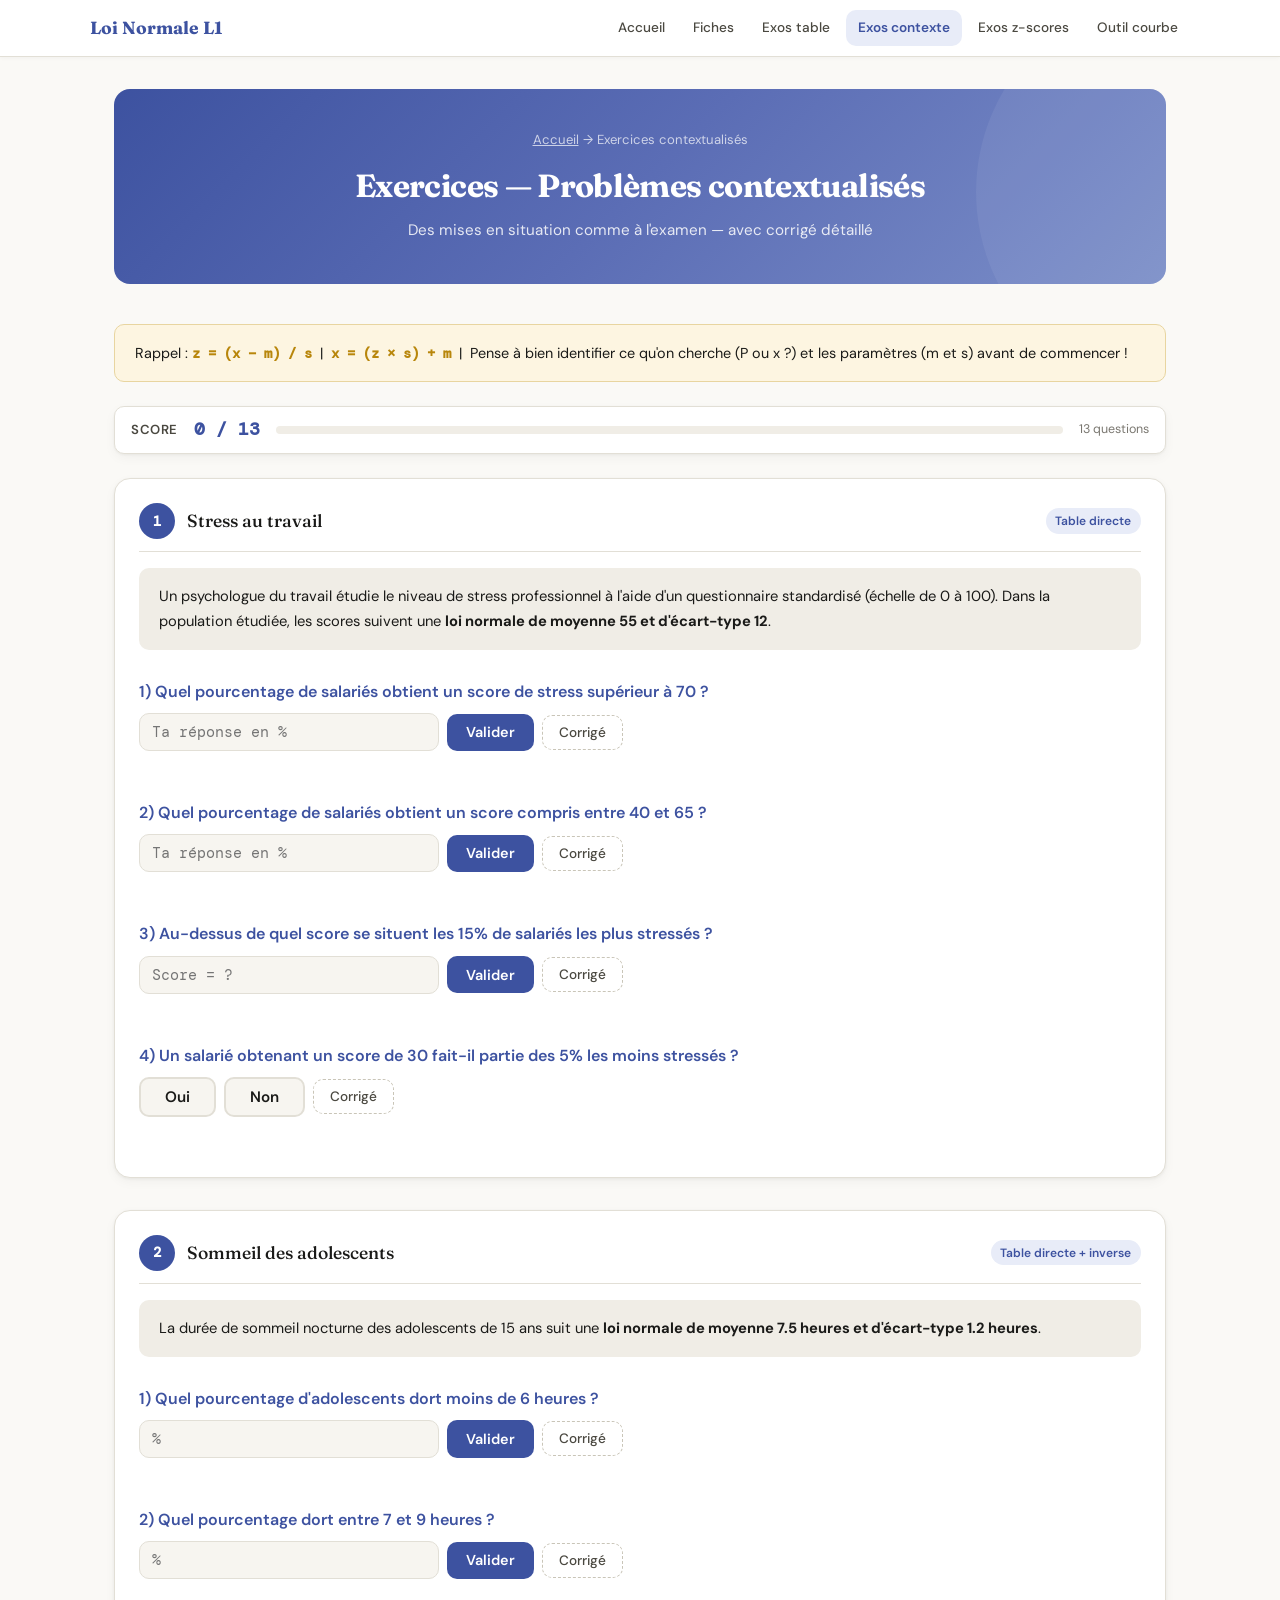
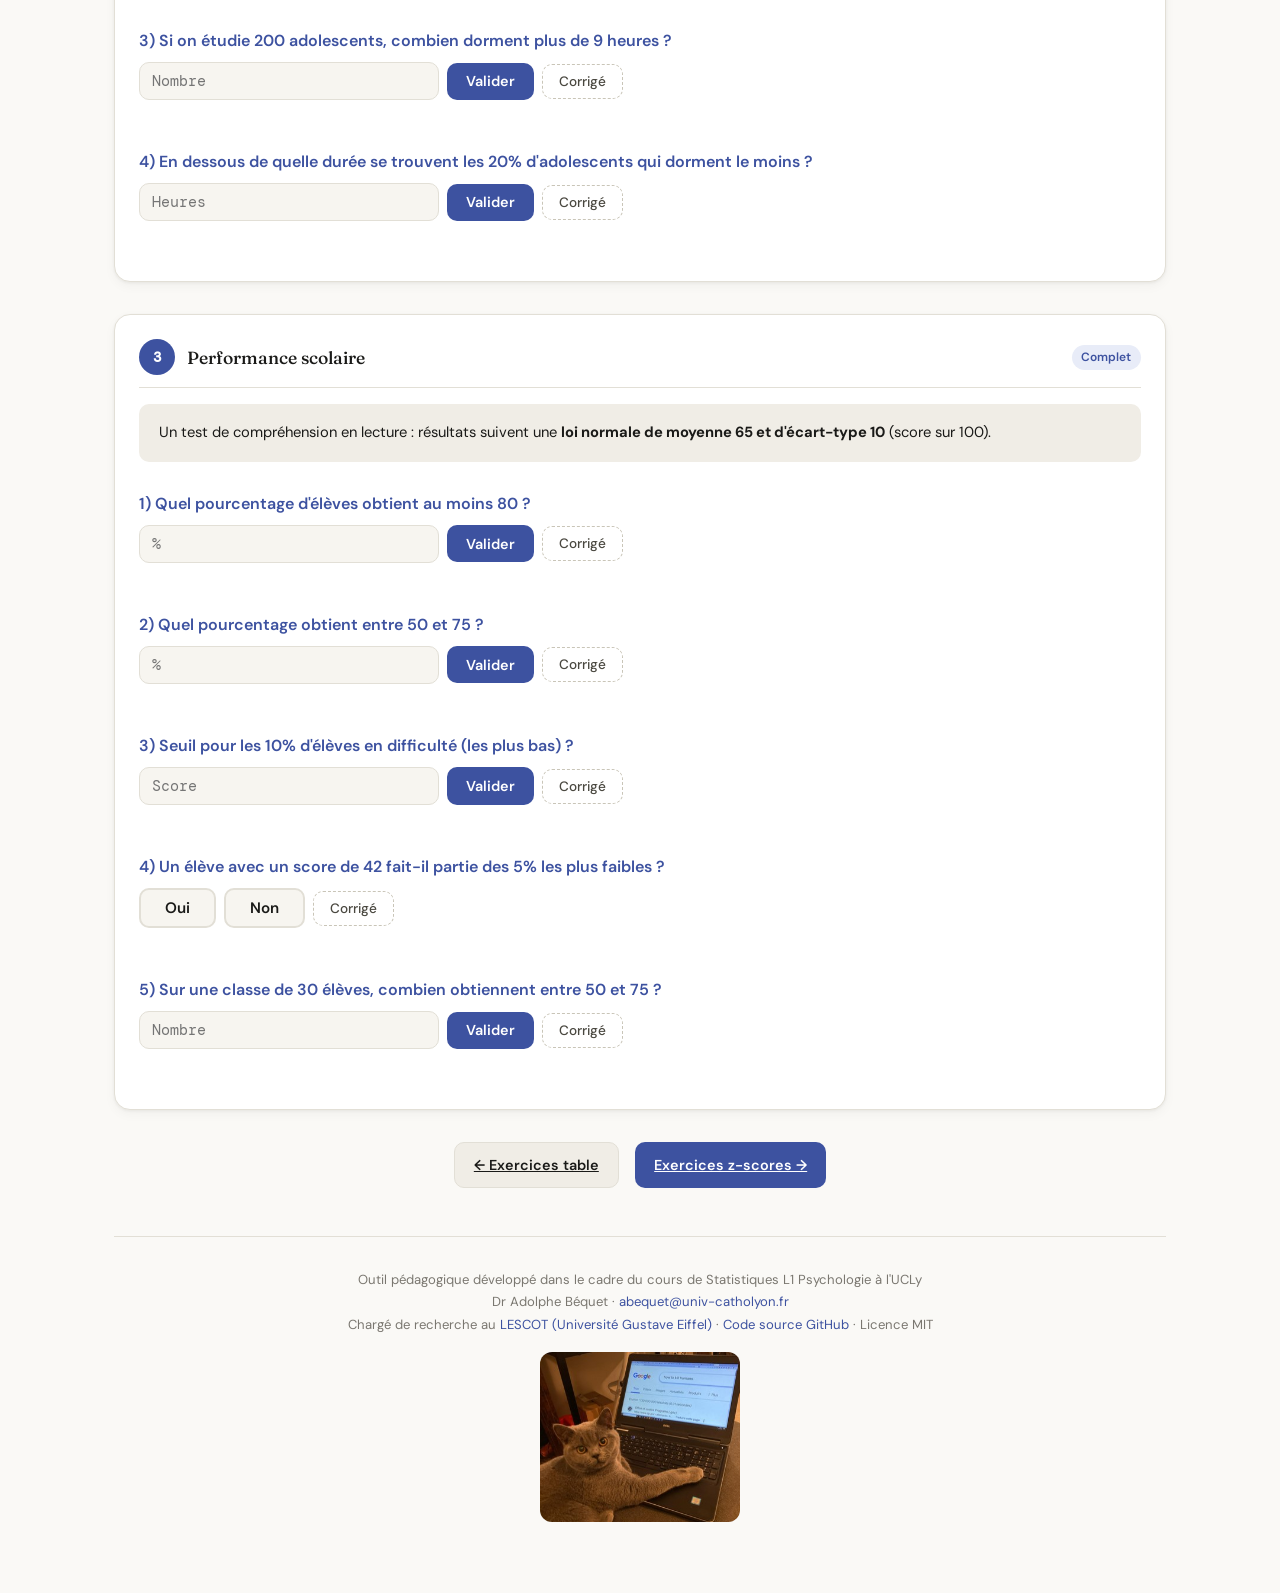
<file: exercices-contexte.html>
<!DOCTYPE html>
<html lang="fr">
<head>
<meta charset="UTF-8">
<link rel="icon" href="favicon.png" type="image/png">
<meta name="viewport" content="width=device-width, initial-scale=1.0">
<title>Exercices — Problèmes contextualisés</title>
<style>
@import url('https://fonts.googleapis.com/css2?family=DM+Sans:ital,wght@0,400;0,500;0,600;0,700&family=DM+Mono:wght@400;500&family=Fraunces:ital,opsz,wght@0,9..144,300;0,9..144,500;0,9..144,700;1,9..144,400&display=swap');
:root {
  --bg:#FAF9F6;--bg-card:#FFFFFF;--bg-accent:#F0EDE6;--bg-input:#F7F5F0;
  --text:#1A1A18;--text-muted:#4A4840;--text-hint:#7A7770;
  --accent:#3D52A0;--accent-hover:#2F4390;--accent-light:#E8ECF8;--accent-mid:#7B8EC8;
  --teal:#1D7A4E;--teal-light:#E6F4ED;
  --danger:#C0392B;--danger-light:#FBEAEA;
  --warning:#B8860B;--warning-light:#FDF5E1;
  --border:#E2DFD6;--border-strong:#C9C5B8;
  --shadow:0 1px 3px rgba(26,26,24,0.06),0 4px 12px rgba(26,26,24,0.04);
  --shadow-lg:0 4px 16px rgba(26,26,24,0.08),0 12px 40px rgba(26,26,24,0.06);
  --radius:10px;--radius-lg:16px;
  --font-body:'DM Sans',sans-serif;--font-heading:'Fraunces',serif;--font-mono:'DM Mono',monospace;
}
*{box-sizing:border-box;margin:0;padding:0}
body{font-family:var(--font-body);background:var(--bg);color:var(--text);line-height:1.7;min-height:100vh;font-size:16px}
.container{max-width:1100px;margin:0 auto;padding:2rem 1.5rem 4rem}
.site-nav{background:white;border-bottom:1px solid var(--border);padding:0 1.5rem;position:sticky;top:0;z-index:100;box-shadow:0 1px 4px rgba(0,0,0,0.04)}
.site-nav .nav-inner{max-width:1100px;margin:0 auto;display:flex;align-items:center;gap:1rem;min-height:56px;flex-wrap:wrap}
.site-nav .nav-brand{font-family:var(--font-heading);font-weight:700;font-size:1.1rem;color:var(--accent);text-decoration:none;white-space:nowrap;margin-right:auto}
.site-nav .nav-links{display:flex;gap:0.25rem;flex-wrap:wrap;list-style:none}
.site-nav .nav-links a{display:block;padding:0.4rem 0.75rem;font-size:0.85rem;font-weight:500;color:var(--text-muted);text-decoration:none;border-radius:var(--radius);transition:all 0.2s;white-space:nowrap}
.site-nav .nav-links a:hover{background:var(--bg-accent);color:var(--text)}
.site-nav .nav-links a.active{background:var(--accent-light);color:var(--accent);font-weight:600}
.page-header{text-align:center;margin-bottom:2.5rem;padding:2.5rem 2rem;background:linear-gradient(135deg,#3D52A0 0%,#5B6DB5 50%,#7B8EC8 100%);border-radius:var(--radius-lg);color:white;position:relative;overflow:hidden}
.page-header::before{content:'';position:absolute;top:-50%;right:-20%;width:400px;height:400px;border-radius:50%;background:rgba(255,255,255,0.06)}
.page-header h1{font-family:var(--font-heading);font-weight:700;font-size:2rem;letter-spacing:-0.02em;margin-bottom:0.25rem;position:relative}
.page-header p{font-size:0.95rem;opacity:0.85;position:relative}
.page-header .breadcrumb{font-size:0.82rem;opacity:0.7;margin-bottom:0.5rem;position:relative}
.page-header .breadcrumb a{color:white;text-decoration:underline}
.card{background:var(--bg-card);border:1px solid var(--border);border-radius:var(--radius-lg);padding:1.5rem;margin-bottom:1.5rem;box-shadow:var(--shadow)}
.formula-card{background:var(--warning-light);border:1px solid #E8D5A0;border-radius:var(--radius);padding:1rem 1.25rem;margin-bottom:1.5rem;font-size:0.9rem}
.formula-card strong{color:var(--warning);font-family:var(--font-mono)}
.btn{display:inline-flex;align-items:center;gap:0.4rem;padding:0.6rem 1.2rem;border:none;border-radius:var(--radius);font-family:var(--font-body);font-size:0.9rem;font-weight:600;cursor:pointer;transition:all 0.2s}
.btn-primary{background:var(--accent);color:white}.btn-primary:hover{background:var(--accent-hover);transform:translateY(-1px)}
.btn-secondary{background:var(--bg-accent);color:var(--text);border:1px solid var(--border)}.btn-secondary:hover{background:var(--border)}
.badge{display:inline-block;padding:0.15rem 0.6rem;border-radius:99px;font-size:0.75rem;font-weight:600;font-family:var(--font-body)}
.badge-info{background:var(--accent-light);color:var(--accent)}
.exercise-block{background:var(--bg-card);border:1px solid var(--border);border-radius:var(--radius-lg);padding:1.5rem;margin-bottom:2rem;box-shadow:var(--shadow)}
.exercise-block .exercise-header{display:flex;align-items:center;gap:0.75rem;margin-bottom:1rem;padding-bottom:0.75rem;border-bottom:1px solid var(--border)}
.exercise-block .exercise-num{display:inline-flex;align-items:center;justify-content:center;width:36px;height:36px;border-radius:50%;background:var(--accent);color:white;font-family:var(--font-mono);font-size:0.9rem;font-weight:600;flex-shrink:0}
.exercise-block .exercise-label{font-family:var(--font-heading);font-weight:500;font-size:1.1rem}
.exercise-block .exercise-difficulty{margin-left:auto}
.exercise-block .exercise-context{background:var(--bg-accent);border-radius:var(--radius);padding:1rem 1.25rem;margin-bottom:1rem;font-size:0.92rem;line-height:1.7}
.exercise-block .question-block{margin:1rem 0;padding:0.75rem 0}
.exercise-block .question-text{font-weight:600;color:var(--accent);margin-bottom:0.5rem}
.exercise-block .answer-input{display:flex;gap:0.5rem;align-items:center;margin:0.5rem 0;flex-wrap:wrap}
.exercise-block .answer-input input{padding:0.5rem 0.75rem;border:1px solid var(--border);border-radius:var(--radius);font-family:var(--font-mono);font-size:0.95rem;background:var(--bg-input);flex:1;max-width:300px}
.exercise-block .answer-input input:focus{outline:none;border-color:var(--accent);box-shadow:0 0 0 3px var(--accent-light)}
.exercise-block .answer-input input.correct{border-color:var(--teal);background:var(--teal-light)}
.exercise-block .answer-input input.incorrect{border-color:var(--danger);background:var(--danger-light)}
.solution{display:none;margin-top:0.75rem;padding:1rem 1.25rem;background:var(--teal-light);border:1px solid #B8E0CC;border-radius:var(--radius);animation:slideDown 0.3s ease}
.solution.visible{display:block}
.solution .step{font-family:var(--font-mono);font-size:0.88rem;margin:0.3rem 0;padding:0.2rem 0;color:var(--text)}
.solution .step-label{font-family:var(--font-body);font-weight:600;font-size:0.78rem;text-transform:uppercase;letter-spacing:0.04em;color:var(--teal);margin-top:0.5rem;margin-bottom:0.15rem}
.solution .result{font-size:1.2rem;font-weight:700;color:var(--teal);font-family:var(--font-mono);margin-top:0.5rem}
@keyframes slideDown{from{opacity:0;transform:translateY(-8px)}to{opacity:1;transform:translateY(0)}}
.feedback-msg{font-weight:600;font-size:0.88rem;margin-left:0.5rem;display:inline-flex;align-items:center;gap:0.3rem}
.feedback-msg.correct{color:var(--teal)}.feedback-msg.incorrect{color:var(--danger)}
.btn-reveal{background:none;border:1px dashed var(--border-strong);color:var(--text-muted);padding:0.5rem 1rem;border-radius:var(--radius);font-family:var(--font-body);font-size:0.85rem;font-weight:500;cursor:pointer;transition:all 0.2s}
.btn-reveal:hover{border-color:var(--accent);color:var(--accent);background:var(--accent-light)}
.score-tracker{position:sticky;top:60px;z-index:50;background:var(--bg-card);border:1px solid var(--border);border-radius:var(--radius);padding:0.5rem 1rem;margin-bottom:1.5rem;display:flex;align-items:center;gap:1rem;box-shadow:var(--shadow);flex-wrap:wrap}
.score-tracker .score-label{font-size:0.82rem;font-weight:600;color:var(--text-muted);text-transform:uppercase;letter-spacing:0.04em}
.score-tracker .score-value{font-family:var(--font-mono);font-size:1.1rem;font-weight:700;color:var(--accent)}
.score-tracker .score-bar{flex:1;min-width:100px;height:8px;background:var(--bg-accent);border-radius:4px;overflow:hidden}
.score-tracker .score-bar-fill{height:100%;background:linear-gradient(90deg,var(--accent),var(--teal));border-radius:4px;transition:width 0.4s ease}
.rule-tag{display:inline-block;padding:0.1rem 0.5rem;background:var(--accent-light);color:var(--accent);border-radius:4px;font-size:0.75rem;font-weight:600;font-family:var(--font-mono);margin-left:0.25rem}
.sol-graph{background:var(--bg-accent);border-radius:var(--radius);padding:0.4rem;margin:0.5rem 0}
.sol-graph canvas{display:block;width:100%}
.sol-graph .graph-label{font-size:0.75rem;color:var(--text-muted);text-align:center;margin-top:0.2rem;font-family:var(--font-mono)}
footer{text-align:center;margin-top:3rem;padding-top:2rem;border-top:1px solid var(--border);font-size:0.82rem;color:var(--text-hint)}
footer a{color:var(--accent);text-decoration:none}footer a:hover{text-decoration:underline}
/* Yes/No buttons */
.yn-buttons{display:flex;gap:0.5rem;margin:0.5rem 0;align-items:center;flex-wrap:wrap}
.yn-btn{padding:0.5rem 1.5rem;border:2px solid var(--border);border-radius:var(--radius);font-family:var(--font-body);font-size:0.95rem;font-weight:600;cursor:pointer;background:var(--bg-input);color:var(--text);transition:all 0.2s}
.yn-btn:hover{border-color:var(--accent);background:var(--accent-light)}
.yn-btn.selected-correct{border-color:var(--teal);background:var(--teal-light);color:var(--teal)}
.yn-btn.selected-incorrect{border-color:var(--danger);background:var(--danger-light);color:var(--danger)}
.yn-btn.disabled{pointer-events:none;opacity:0.6}
@media(max-width:768px){.page-header h1{font-size:1.5rem}.site-nav .nav-links{gap:0}.site-nav .nav-links a{padding:0.3rem 0.5rem;font-size:0.78rem}}
/* Synthèse */
.synthese-box{display:none;background:linear-gradient(135deg,#E8ECF8 0%,#E6F4ED 100%);border:2px solid var(--accent-mid);border-radius:var(--radius-lg);padding:2rem;margin-top:2rem;animation:slideDown 0.5s ease}
.synthese-box.visible{display:block}
.synthese-box h2{font-family:var(--font-heading);font-weight:700;font-size:1.4rem;color:var(--accent);margin-bottom:0.5rem}
.synthese-box .score-big{font-family:var(--font-mono);font-size:2.5rem;font-weight:700;margin:0.5rem 0}
.synthese-box .score-big.excellent{color:var(--teal)}.synthese-box .score-big.good{color:var(--accent)}.synthese-box .score-big.needs-work{color:var(--warning)}.synthese-box .score-big.struggling{color:var(--danger)}
.synthese-category{margin:0.5rem 0;padding:0.5rem 0.75rem;border-radius:var(--radius);font-size:0.88rem;display:flex;align-items:center;gap:0.5rem}
.synthese-category.ok{background:var(--teal-light);color:var(--teal)}.synthese-category.ko{background:var(--danger-light);color:var(--danger)}
.synthese-reco{margin-top:1rem;padding:1rem;background:var(--bg-card);border-radius:var(--radius);border:1px solid var(--border);font-size:0.9rem;line-height:1.8;color:var(--text-muted)}
</style>
</head>
<body>
<script>
function normalPDF(z){return Math.exp(-0.5*z*z)/Math.sqrt(2*Math.PI)}
function normalCDF(z){const a1=0.254829592,a2=-0.284496736,a3=1.421413741,a4=-1.453152027,a5=1.061405429,p=0.3275911;const s=z<0?-1:1;const x=Math.abs(z)/Math.sqrt(2);const t=1/(1+p*x);const y=1-(((((a5*t+a4)*t)+a3)*t+a2)*t+a1)*t*Math.exp(-x*x);return 0.5*(1+s*y)}
function normalInvCDF(p){if(p<=0)return-Infinity;if(p>=1)return Infinity;if(p<0.5)return-normalInvCDF(1-p);const a=[-3.969683028665376e+01,2.209460984245205e+02,-2.759285104469687e+02,1.383577518672690e+02,-3.066479806614716e+01,2.506628277459239e+00],b=[-5.447609879822406e+01,1.615858368580409e+02,-1.556989798598866e+02,6.680131188771972e+01,-1.328068155288572e+01],c=[-7.784894002430293e-03,-3.223964580411365e-01,-2.400758277161838e+00,-2.549732539343734e+00,4.374664141464968e+00,2.938163982698783e+00],d=[7.784695709041462e-03,3.224671290700398e-01,2.445134137142996e+00,3.754408661907416e+00];const pL=0.02425,pH=1-pL;let q,r;if(p<pL){q=Math.sqrt(-2*Math.log(p));return(((((c[0]*q+c[1])*q+c[2])*q+c[3])*q+c[4])*q+c[5])/((((d[0]*q+d[1])*q+d[2])*q+d[3])*q+1)}else if(p<=pH){q=p-0.5;r=q*q;return(((((a[0]*r+a[1])*r+a[2])*r+a[3])*r+a[4])*r+a[5])*q/(((((b[0]*r+b[1])*r+b[2])*r+b[3])*r+b[4])*r+1)}else{q=Math.sqrt(-2*Math.log(1-p));return-(((((c[0]*q+c[1])*q+c[2])*q+c[3])*q+c[4])*q+c[5])/((((d[0]*q+d[1])*q+d[2])*q+d[3])*q+1)}}
function R(v,n){n=n||4;return Math.round(v*Math.pow(10,n))/Math.pow(10,n)}
function renderNav(activePage){
  const pages=[{id:'index',label:'Accueil',href:'index.html'},{id:'cours',label:'Fiches',href:'cours.html'},{id:'exercices-table',label:'Exos table',href:'exercices-table.html'},{id:'exercices-contexte',label:'Exos contexte',href:'exercices-contexte.html'},{id:'exercices-zscore',label:'Exos z-scores',href:'exercices-zscore.html'},{id:'outil',label:'Outil courbe',href:'outil.html'}];
  const nav=document.createElement('nav');nav.className='site-nav';
  nav.innerHTML='<div class="nav-inner"><a href="index.html" class="nav-brand">Loi Normale L1</a><ul class="nav-links">'+pages.map(function(p){return'<li><a href="'+p.href+'" class="'+(p.id===activePage?'active':'')+'">'+p.label+'</a></li>'}).join('')+'</ul></div>';
  document.body.prepend(nav);
}
function toggleSolution(btn,solutionId){var sol=document.getElementById(solutionId);if(sol.classList.contains('visible')){sol.classList.remove('visible');btn.textContent='Voir le corrigé'}else{sol.classList.add('visible');btn.textContent='Masquer le corrigé'}}
function drawMiniCurve(canvasId,options){
  options=options||{};var canvas=document.getElementById(canvasId);if(!canvas)return;
  var rect=canvas.parentElement.getBoundingClientRect(),dpr=window.devicePixelRatio||1,w=rect.width,h=options.height||180;
  canvas.width=w*dpr;canvas.height=h*dpr;canvas.style.width=w+'px';canvas.style.height=h+'px';
  var ctx=canvas.getContext('2d');ctx.setTransform(dpr,0,0,dpr,0,0);
  var mu=options.mu||0,sigma=options.sigma||1,zRange=4,pad={top:20,right:20,bottom:40,left:20};
  var xMin=mu-zRange*sigma,xMax=mu+zRange*sigma,yMax=normalPDF(0)*1.15,plotBottom=h-pad.bottom;
  function xToPx(v){return pad.left+((v-xMin)/(xMax-xMin))*(w-pad.left-pad.right)}
  function yToPx(v){return pad.top+(1-v/yMax)*(h-pad.top-pad.bottom)}
  ctx.clearRect(0,0,w,h);
  if(options.fillFrom!==undefined&&options.fillTo!==undefined){var lo=Math.max(options.fillFrom,xMin),hi=Math.min(options.fillTo,xMax);ctx.save();ctx.beginPath();for(var i=0;i<=150;i++){var xv=lo+(hi-lo)*i/150,z=(xv-mu)/sigma;if(i===0)ctx.moveTo(xToPx(xv),plotBottom);ctx.lineTo(xToPx(xv),yToPx(normalPDF(z)))}ctx.lineTo(xToPx(hi),plotBottom);ctx.closePath();ctx.fillStyle=options.fillColor||'rgba(61,82,160,0.18)';ctx.fill();ctx.restore()}
  ctx.save();ctx.beginPath();for(var i=0;i<=300;i++){var xv=xMin+(xMax-xMin)*i/300,z=(xv-mu)/sigma,px=xToPx(xv),py=yToPx(normalPDF(z));if(i===0)ctx.moveTo(px,py);else ctx.lineTo(px,py)}ctx.strokeStyle='#3D52A0';ctx.lineWidth=2.5;ctx.stroke();ctx.restore();
  ctx.save();ctx.beginPath();ctx.moveTo(pad.left,plotBottom);ctx.lineTo(w-pad.right,plotBottom);ctx.strokeStyle='#1A1A18';ctx.lineWidth=1;ctx.stroke();
  ctx.font="500 11px 'DM Mono',monospace";ctx.textAlign='center';ctx.fillStyle='#3D52A0';
  for(var z=-zRange;z<=zRange;z++){var xv=mu+z*sigma,px=xToPx(xv);ctx.beginPath();ctx.moveTo(px,plotBottom);ctx.lineTo(px,plotBottom+5);ctx.strokeStyle='#6B6960';ctx.lineWidth=1;ctx.stroke();if(options.showX){ctx.fillStyle='#1A1A18';ctx.fillText(Number.isInteger(xv)?xv.toString():xv.toFixed(1),px,plotBottom+18);ctx.fillStyle='#3D52A0';ctx.fillText('z='+z,px,plotBottom+30)}else{ctx.fillText(''+z,px,plotBottom+18)}}ctx.restore();
  if(options.probLabel){var midX=((options.fillFrom||0)+(options.fillTo||0))/2,px=xToPx(midX),py=yToPx(normalPDF((midX-mu)/sigma))-10;ctx.save();ctx.font="600 13px 'DM Mono',monospace";ctx.textAlign='center';ctx.fillStyle='#3D52A0';ctx.fillText(options.probLabel,px,Math.max(py,pad.top+15));ctx.restore()}
}

// Enhanced ScoreTracker
var ScoreTracker={total:0,correct:0,answered:new Set(),categories:{},
  init:function(t){this.total=t;this.correct=0;this.answered=new Set();this.categories={}},
  record:function(q,ok,cat){if(this.answered.has(q))return;this.answered.add(q);if(ok)this.correct++;if(cat){if(!this.categories[cat])this.categories[cat]={total:0,correct:0};this.categories[cat].total++;if(ok)this.categories[cat].correct++}this.update();if(this.answered.size===this.total)setTimeout(function(){showSynthese()},600)},
  update:function(){var v=document.getElementById('score-value'),b=document.getElementById('score-bar-fill');if(v)v.textContent=this.correct+' / '+this.total;if(b)b.style.width=(this.answered.size/this.total)*100+'%'},
  renderWidget:function(){return'<div class="score-tracker"><span class="score-label">Score</span><span class="score-value" id="score-value">0 / '+this.total+'</span><div class="score-bar"><div class="score-bar-fill" id="score-bar-fill" style="width:0%"></div></div><span style="font-size:0.78rem;color:var(--text-hint);">'+this.total+' questions</span></div>'}
};

function validateAnswer(inputId,expected,questionId,tolerance,category,solutionId){
  var input=document.getElementById(inputId),val=parseFloat(input.value.replace(',','.')),tol=tolerance||0.025;
  if(isNaN(val)){input.style.borderColor='var(--warning)';return}
  var correct=Math.abs(val-expected)<=tol;
  input.classList.remove('correct','incorrect');input.classList.add(correct?'correct':'incorrect');
  input.style.borderColor=correct?'var(--teal)':'var(--danger)';
  var feedbackId='fb-'+questionId;var existing=document.getElementById(feedbackId);
  if(!existing){existing=document.createElement('span');existing.id=feedbackId;existing.className='feedback-msg';input.parentElement.appendChild(existing)}
  if(correct){existing.className='feedback-msg correct';existing.innerHTML='✓ Correct !'}
  else{existing.className='feedback-msg incorrect';existing.innerHTML='✗ Incorrect (attendu : '+expected.toFixed(4).replace('.',',')+')';
    if(solutionId){var sol=document.getElementById(solutionId);if(sol&&!sol.classList.contains('visible')){sol.classList.add('visible');var btns=sol.parentElement.querySelectorAll('.btn-reveal');btns.forEach(function(b){if(b.getAttribute('onclick')&&b.getAttribute('onclick').indexOf(solutionId)!==-1)b.textContent='Masquer le corrigé'})}}
  }
  ScoreTracker.record(questionId,correct,category||'general');drawContextGraphs();return correct;
}

// Validate Yes/No answer
function validateYesNo(btn,expectedYes,questionId,category,solutionId){
  if(ScoreTracker.answered.has(questionId))return; // already answered
  var isYes=btn.getAttribute('data-answer')==='oui';
  var correct=(isYes===expectedYes);
  var container=btn.parentElement;
  var buttons=container.querySelectorAll('.yn-btn');
  buttons.forEach(function(b){
    b.classList.add('disabled');
    var bIsYes=b.getAttribute('data-answer')==='oui';
    if(bIsYes===expectedYes) b.classList.add('selected-correct');
    else if(b===btn&&!correct) b.classList.add('selected-incorrect');
  });
  // Feedback
  var feedbackId='fb-'+questionId;var existing=document.getElementById(feedbackId);
  if(!existing){existing=document.createElement('span');existing.id=feedbackId;existing.className='feedback-msg';container.appendChild(existing)}
  if(correct){existing.className='feedback-msg correct';existing.innerHTML='✓ Correct !'}
  else{existing.className='feedback-msg incorrect';existing.innerHTML='✗ Incorrect — la réponse est '+(expectedYes?'Oui':'Non');
    if(solutionId){var sol=document.getElementById(solutionId);if(sol&&!sol.classList.contains('visible')){sol.classList.add('visible');var btns=sol.parentElement.querySelectorAll('.btn-reveal');btns.forEach(function(b){if(b.getAttribute('onclick')&&b.getAttribute('onclick').indexOf(solutionId)!==-1)b.textContent='Masquer le corrigé'})}}
  }
  ScoreTracker.record(questionId,correct,category||'general');drawContextGraphs();
}
</script>
<script>renderNav('exercices-contexte');</script>

<div class="container">
<div class="page-header">
  <div class="breadcrumb"><a href="index.html">Accueil</a> → Exercices contextualisés</div>
  <h1>Exercices — Problèmes contextualisés</h1>
  <p>Des mises en situation comme à l'examen — avec corrigé détaillé</p>
</div>
<div class="formula-card">
  Rappel : <strong>z = (x − m) / s</strong> &nbsp;|&nbsp; <strong>x = (z × s) + m</strong> &nbsp;|&nbsp;
  Pense à bien identifier ce qu'on cherche (P ou x ?) et les paramètres (m et s) avant de commencer !
</div>
<script>ScoreTracker.init(13); document.write(ScoreTracker.renderWidget());</script>

<!-- ═══ EXERCICE 1: Stress au travail ═══ -->
<div class="exercise-block">
  <div class="exercise-header"><span class="exercise-num">1</span><span class="exercise-label">Stress au travail</span><span class="badge badge-info exercise-difficulty">Table directe</span></div>
  <div class="exercise-context">Un psychologue du travail étudie le niveau de stress professionnel à l'aide d'un questionnaire standardisé (échelle de 0 à 100). Dans la population étudiée, les scores suivent une <strong>loi normale de moyenne 55 et d'écart-type 12</strong>.</div>

  <div class="question-block">
    <div class="question-text">1) Quel pourcentage de salariés obtient un score de stress supérieur à 70 ?</div>
    <div class="answer-input">
      <input type="text" id="ex1q1" placeholder="Ta réponse en %">
      <button class="btn btn-primary" onclick="validateAnswer('ex1q1',10.56,'ex1q1',0.5,'proportion','sol-ex1q1')">Valider</button>
      <button class="btn-reveal" onclick="toggleSolution(this,'sol-ex1q1')">Corrigé</button>
    </div>
    <div class="solution" id="sol-ex1q1">
      <div class="step-label">Ce qu'on cherche</div><div class="step">P(X &gt; 70) → on cherche une probabilité → table directe</div>
      <div class="step-label">Étape 1 — Transformation</div><div class="step">z = (70 − 55) / 12 = 1.25</div>
      <div class="step-label">Étape 2 — Calcul</div><div class="step">P(Z &gt; 1.25) = 1 − 0.8944 = 0.1056</div>
      <div class="result">≈ 10.56 %</div>
      <div class="sol-graph"><canvas id="gex1q1"></canvas><div class="graph-label">X ~ N(55, 12) — P(X > 70)</div></div>
    </div>
  </div>

  <div class="question-block">
    <div class="question-text">2) Quel pourcentage de salariés obtient un score compris entre 40 et 65 ?</div>
    <div class="answer-input">
      <input type="text" id="ex1q2" placeholder="Ta réponse en %">
      <button class="btn btn-primary" onclick="validateAnswer('ex1q2',69.11,'ex1q2',0.5,'encadrement','sol-ex1q2')">Valider</button>
      <button class="btn-reveal" onclick="toggleSolution(this,'sol-ex1q2')">Corrigé</button>
    </div>
    <div class="solution" id="sol-ex1q2">
      <div class="step-label">Transformation</div><div class="step">z₁ = (40 − 55) / 12 = −1.25 ; z₂ = (65 − 55) / 12 = 0.83</div>
      <div class="step">P(−1.25 &lt; Z &lt; 0.83) = 0.7967 − 0.1056 = 0.6911</div>
      <div class="result">≈ 69.11 %</div>
      <div class="sol-graph"><canvas id="gex1q2"></canvas><div class="graph-label">X ~ N(55, 12) — P(40 < X < 65)</div></div>
    </div>
  </div>

  <div class="question-block">
    <div class="question-text">3) Au-dessus de quel score se situent les 15% de salariés les plus stressés ?</div>
    <div class="answer-input">
      <input type="text" id="ex1q3" placeholder="Score = ?">
      <button class="btn btn-primary" onclick="validateAnswer('ex1q3',67.44,'ex1q3',0.5,'inverse','sol-ex1q3')">Valider</button>
      <button class="btn-reveal" onclick="toggleSolution(this,'sol-ex1q3')">Corrigé</button>
    </div>
    <div class="solution" id="sol-ex1q3">
      <div class="step">P(Z &gt; z) = 0.15 → z = 1.0364</div>
      <div class="step">x = (1.0364 × 12) + 55 = 67.44</div>
      <div class="result">x ≈ 67.44</div>
      <div class="sol-graph"><canvas id="gex1q3"></canvas><div class="graph-label">X ~ N(55, 12) — Seuil 15% supérieurs</div></div>
    </div>
  </div>

  <div class="question-block">
    <div class="question-text">4) Un salarié obtenant un score de 30 fait-il partie des 5% les moins stressés ?</div>
    <div class="yn-buttons">
      <button class="yn-btn" data-answer="oui" onclick="validateYesNo(this,true,'ex1q4','seuil_comparaison','sol-ex1q4')">Oui</button>
      <button class="yn-btn" data-answer="non" onclick="validateYesNo(this,true,'ex1q4','seuil_comparaison','sol-ex1q4')">Non</button>
      <button class="btn-reveal" onclick="toggleSolution(this,'sol-ex1q4')">Corrigé</button>
    </div>
    <div class="solution" id="sol-ex1q4">
      <div class="step">P(Z &lt; z) = 0.05 → z = −1.6449 → x = 35.26</div>
      <div class="step">30 &lt; 35.26</div>
      <div class="result">Oui, 30 est inférieur au seuil de 35.26.</div>
      <div class="sol-graph"><canvas id="gex1q4"></canvas><div class="graph-label">X ~ N(55, 12) — Seuil 5% inférieurs et score 30</div></div>
    </div>
  </div>
</div>

<!-- ═══ EXERCICE 2: Sommeil ═══ -->
<div class="exercise-block">
  <div class="exercise-header"><span class="exercise-num">2</span><span class="exercise-label">Sommeil des adolescents</span><span class="badge badge-info exercise-difficulty">Table directe + inverse</span></div>
  <div class="exercise-context">La durée de sommeil nocturne des adolescents de 15 ans suit une <strong>loi normale de moyenne 7.5 heures et d'écart-type 1.2 heures</strong>.</div>

  <div class="question-block">
    <div class="question-text">1) Quel pourcentage d'adolescents dort moins de 6 heures ?</div>
    <div class="answer-input">
      <input type="text" id="ex2q1" placeholder="%"><button class="btn btn-primary" onclick="validateAnswer('ex2q1',10.56,'ex2q1',0.5,'proportion','sol-ex2q1')">Valider</button><button class="btn-reveal" onclick="toggleSolution(this,'sol-ex2q1')">Corrigé</button>
    </div>
    <div class="solution" id="sol-ex2q1"><div class="step">z = (6 − 7.5) / 1.2 = −1.25</div><div class="step">P(Z &lt; −1.25) = 1 − 0.8944 = 0.1056</div><div class="result">≈ 10.56 %</div><div class="sol-graph"><canvas id="gex2q1"></canvas></div></div>
  </div>

  <div class="question-block">
    <div class="question-text">2) Quel pourcentage dort entre 7 et 9 heures ?</div>
    <div class="answer-input">
      <input type="text" id="ex2q2" placeholder="%"><button class="btn btn-primary" onclick="validateAnswer('ex2q2',55.72,'ex2q2',0.5,'encadrement','sol-ex2q2')">Valider</button><button class="btn-reveal" onclick="toggleSolution(this,'sol-ex2q2')">Corrigé</button>
    </div>
    <div class="solution" id="sol-ex2q2"><div class="step">z₁ = −0.42, z₂ = 1.25</div><div class="step">= 0.8944 − 0.3372 = 0.5572</div><div class="result">≈ 55.72 %</div><div class="sol-graph"><canvas id="gex2q2"></canvas></div></div>
  </div>

  <div class="question-block">
    <div class="question-text">3) Si on étudie 200 adolescents, combien dorment plus de 9 heures ?</div>
    <div class="answer-input">
      <input type="text" id="ex2q3" placeholder="Nombre"><button class="btn btn-primary" onclick="validateAnswer('ex2q3',21,'ex2q3',1,'effectif','sol-ex2q3')">Valider</button><button class="btn-reveal" onclick="toggleSolution(this,'sol-ex2q3')">Corrigé</button>
    </div>
    <div class="solution" id="sol-ex2q3"><div class="step">P(Z &gt; 1.25) = 0.1056</div><div class="step">200 × 0.1056 = 21.12</div><div class="result">≈ 21 adolescents</div><div class="sol-graph"><canvas id="gex2q3"></canvas></div></div>
  </div>

  <div class="question-block">
    <div class="question-text">4) En dessous de quelle durée se trouvent les 20% d'adolescents qui dorment le moins ?</div>
    <div class="answer-input">
      <input type="text" id="ex2q4" placeholder="Heures"><button class="btn btn-primary" onclick="validateAnswer('ex2q4',6.49,'ex2q4',0.15,'inverse','sol-ex2q4')">Valider</button><button class="btn-reveal" onclick="toggleSolution(this,'sol-ex2q4')">Corrigé</button>
    </div>
    <div class="solution" id="sol-ex2q4"><div class="step">z = −0.8416 → x = (−0.8416 × 1.2) + 7.5</div><div class="result">x ≈ 6.49 h</div><div class="sol-graph"><canvas id="gex2q4"></canvas></div></div>
  </div>
</div>

<!-- ═══ EXERCICE 3: Performance scolaire ═══ -->
<div class="exercise-block">
  <div class="exercise-header"><span class="exercise-num">3</span><span class="exercise-label">Performance scolaire</span><span class="badge badge-info exercise-difficulty">Complet</span></div>
  <div class="exercise-context">Un test de compréhension en lecture : résultats suivent une <strong>loi normale de moyenne 65 et d'écart-type 10</strong> (score sur 100).</div>

  <div class="question-block">
    <div class="question-text">1) Quel pourcentage d'élèves obtient au moins 80 ?</div>
    <div class="answer-input">
      <input type="text" id="ex3q1" placeholder="%"><button class="btn btn-primary" onclick="validateAnswer('ex3q1',6.68,'ex3q1',0.5,'proportion','sol-ex3q1')">Valider</button><button class="btn-reveal" onclick="toggleSolution(this,'sol-ex3q1')">Corrigé</button>
    </div>
    <div class="solution" id="sol-ex3q1"><div class="step">z = 1.50 → P(Z &gt; 1.50) = 1 − 0.9332 = 0.0668</div><div class="result">≈ 6.68 %</div><div class="sol-graph"><canvas id="gex3q1"></canvas></div></div>
  </div>

  <div class="question-block">
    <div class="question-text">2) Quel pourcentage obtient entre 50 et 75 ?</div>
    <div class="answer-input">
      <input type="text" id="ex3q2" placeholder="%"><button class="btn btn-primary" onclick="validateAnswer('ex3q2',77.45,'ex3q2',0.5,'encadrement','sol-ex3q2')">Valider</button><button class="btn-reveal" onclick="toggleSolution(this,'sol-ex3q2')">Corrigé</button>
    </div>
    <div class="solution" id="sol-ex3q2"><div class="step">z₁ = −1.50, z₂ = 1.00</div><div class="step">= 0.8413 − 0.0668 = 0.7745</div><div class="result">≈ 77.45 %</div><div class="sol-graph"><canvas id="gex3q2"></canvas></div></div>
  </div>

  <div class="question-block">
    <div class="question-text">3) Seuil pour les 10% d'élèves en difficulté (les plus bas) ?</div>
    <div class="answer-input">
      <input type="text" id="ex3q3" placeholder="Score"><button class="btn btn-primary" onclick="validateAnswer('ex3q3',52.18,'ex3q3',0.5,'inverse','sol-ex3q3')">Valider</button><button class="btn-reveal" onclick="toggleSolution(this,'sol-ex3q3')">Corrigé</button>
    </div>
    <div class="solution" id="sol-ex3q3"><div class="step">z = −1.2816 → x = (−1.2816 × 10) + 65</div><div class="result">x ≈ 52.18</div><div class="sol-graph"><canvas id="gex3q3"></canvas></div></div>
  </div>

  <div class="question-block">
    <div class="question-text">4) Un élève avec un score de 42 fait-il partie des 5% les plus faibles ?</div>
    <div class="yn-buttons">
      <button class="yn-btn" data-answer="oui" onclick="validateYesNo(this,true,'ex3q4','seuil_comparaison','sol-ex3q4')">Oui</button>
      <button class="yn-btn" data-answer="non" onclick="validateYesNo(this,true,'ex3q4','seuil_comparaison','sol-ex3q4')">Non</button>
      <button class="btn-reveal" onclick="toggleSolution(this,'sol-ex3q4')">Corrigé</button>
    </div>
    <div class="solution" id="sol-ex3q4"><div class="step">Seuil 5% : z = −1.6449 → x = 48.55</div><div class="step">42 &lt; 48.55</div><div class="result">Oui, 42 fait partie des 5% les plus faibles.</div><div class="sol-graph"><canvas id="gex3q4"></canvas></div></div>
  </div>

  <div class="question-block">
    <div class="question-text">5) Sur une classe de 30 élèves, combien obtiennent entre 50 et 75 ?</div>
    <div class="answer-input">
      <input type="text" id="ex3q5" placeholder="Nombre"><button class="btn btn-primary" onclick="validateAnswer('ex3q5',23,'ex3q5',1,'effectif','sol-ex3q5')">Valider</button><button class="btn-reveal" onclick="toggleSolution(this,'sol-ex3q5')">Corrigé</button>
    </div>
    <div class="solution" id="sol-ex3q5"><div class="step">77.45% de 30 = 23.24</div><div class="result">≈ 23 élèves</div></div>
  </div>
</div>

<!-- SYNTHESE -->
<div class="synthese-box" id="synthese-box"><h2>🎯 Bilan de tes exercices</h2><div id="synthese-content"></div></div>

<div style="text-align:center;margin-top:2rem;display:flex;gap:1rem;justify-content:center;flex-wrap:wrap;">
  <a href="exercices-table.html" class="btn btn-secondary">← Exercices table</a>
  <a href="exercices-zscore.html" class="btn btn-primary">Exercices z-scores →</a>
</div>

<footer>
  Outil pédagogique développé dans le cadre du cours de Statistiques L1 Psychologie à l'UCLy<br>
  Dr Adolphe Béquet · <a href="mailto:abequet@univ-catholyon.fr">abequet@univ-catholyon.fr</a><br>
  Chargé de recherche au <a href="https://pagespro.univ-gustave-eiffel.fr/adolphe-bequet?lang=fr&no_cache=1">LESCOT (Université Gustave Eiffel)</a> · <a href="https://github.com/abequet/coursL1psyUCLY">Code source GitHub</a> · Licence MIT<br>
  <img src="chat.jpg" alt="Le chat du prof" style="margin-top: 1rem; border-radius: 12px; max-width: 200px;">
</footer>
</div>

<script>
const solObserver=new MutationObserver((mutations)=>{mutations.forEach(m=>{if(m.target.classList.contains('visible'))drawContextGraphs()})});
document.querySelectorAll('.solution').forEach(el=>{solObserver.observe(el,{attributes:true,attributeFilter:['class']})});

function drawContextGraphs(){
  drawMiniCurve('gex1q1',{mu:55,sigma:12,fillFrom:70,fillTo:55+4*12,fillColor:'rgba(192,57,43,0.2)',showX:true,height:130});
  drawMiniCurve('gex1q2',{mu:55,sigma:12,fillFrom:40,fillTo:65,fillColor:'rgba(29,122,78,0.2)',showX:true,height:130});
  drawMiniCurve('gex1q3',{mu:55,sigma:12,fillFrom:67.44,fillTo:55+4*12,fillColor:'rgba(192,57,43,0.2)',showX:true,height:130});
  drawMiniCurve('gex1q4',{mu:55,sigma:12,fillFrom:55-4*12,fillTo:35.26,fillColor:'rgba(192,57,43,0.2)',showX:true,height:130});
  drawMiniCurve('gex2q1',{mu:7.5,sigma:1.2,fillFrom:7.5-4*1.2,fillTo:6,fillColor:'rgba(192,57,43,0.2)',showX:true,height:130});
  drawMiniCurve('gex2q2',{mu:7.5,sigma:1.2,fillFrom:7,fillTo:9,fillColor:'rgba(29,122,78,0.2)',showX:true,height:130});
  drawMiniCurve('gex2q3',{mu:7.5,sigma:1.2,fillFrom:9,fillTo:7.5+4*1.2,fillColor:'rgba(192,57,43,0.2)',showX:true,height:130});
  drawMiniCurve('gex2q4',{mu:7.5,sigma:1.2,fillFrom:7.5-4*1.2,fillTo:6.49,fillColor:'rgba(192,57,43,0.2)',showX:true,height:130});
  drawMiniCurve('gex3q1',{mu:65,sigma:10,fillFrom:80,fillTo:65+4*10,fillColor:'rgba(192,57,43,0.2)',showX:true,height:130});
  drawMiniCurve('gex3q2',{mu:65,sigma:10,fillFrom:50,fillTo:75,fillColor:'rgba(29,122,78,0.2)',showX:true,height:130});
  drawMiniCurve('gex3q3',{mu:65,sigma:10,fillFrom:65-4*10,fillTo:52.18,fillColor:'rgba(192,57,43,0.2)',showX:true,height:130});
  drawMiniCurve('gex3q4',{mu:65,sigma:10,fillFrom:65-4*10,fillTo:48.55,fillColor:'rgba(192,57,43,0.2)',showX:true,height:130});
}

function showSynthese(){
  var box=document.getElementById('synthese-box');
  var pct=Math.round((ScoreTracker.correct/ScoreTracker.total)*100);
  var scoreClass=pct>=90?'excellent':pct>=70?'good':pct>=50?'needs-work':'struggling';
  var emoji=pct>=90?'🌟':pct>=70?'👍':pct>=50?'💪':'📚';
  var catNames={'proportion':'Calcul de proportions (table directe)','encadrement':'Encadrements P(a < X < b)','inverse':'Table inverse (trouver x)','seuil_comparaison':'Comparaison à un seuil (oui/non)','effectif':'Application à un effectif'};
  var html='<div class="score-big '+scoreClass+'">'+emoji+' '+pct+'% ('+ScoreTracker.correct+'/'+ScoreTracker.total+')</div>';
  var forces=[],faiblesses=[];
  for(var cat in ScoreTracker.categories){var c=ScoreTracker.categories[cat];var catPct=Math.round((c.correct/c.total)*100);var label=catNames[cat]||cat;var isOk=catPct>=75;
    html+='<div class="synthese-category '+(isOk?'ok':'ko')+'">'+(isOk?'✓':'✗')+' <strong>'+label+'</strong> : '+c.correct+'/'+c.total+'</div>';
    if(isOk)forces.push(label);else faiblesses.push(label)}
  html+='<div class="synthese-reco">';
  if(faiblesses.length===0){html+='<strong style="color:var(--teal);">Excellent !</strong> Tu maîtrises tous les types de problèmes contextualisés. Prêt(e) pour l\'examen !'}
  else{html+='<strong style="color:var(--warning);">À retravailler :</strong><br>';faiblesses.forEach(function(f){html+='→ <strong>'+f+'</strong><br>'});
    html+='<br>Retourne voir les <a href="cours.html" style="color:var(--accent);font-weight:600;">fiches de cours</a>.';
    if(forces.length>0)html+='<br><br><strong style="color:var(--teal);">Acquis :</strong> '+forces.join(', ')+'.'}
  html+='</div>';
  document.getElementById('synthese-content').innerHTML=html;box.classList.add('visible');box.scrollIntoView({behavior:'smooth',block:'center'});
}
</script>
</body>
</html>
</file>
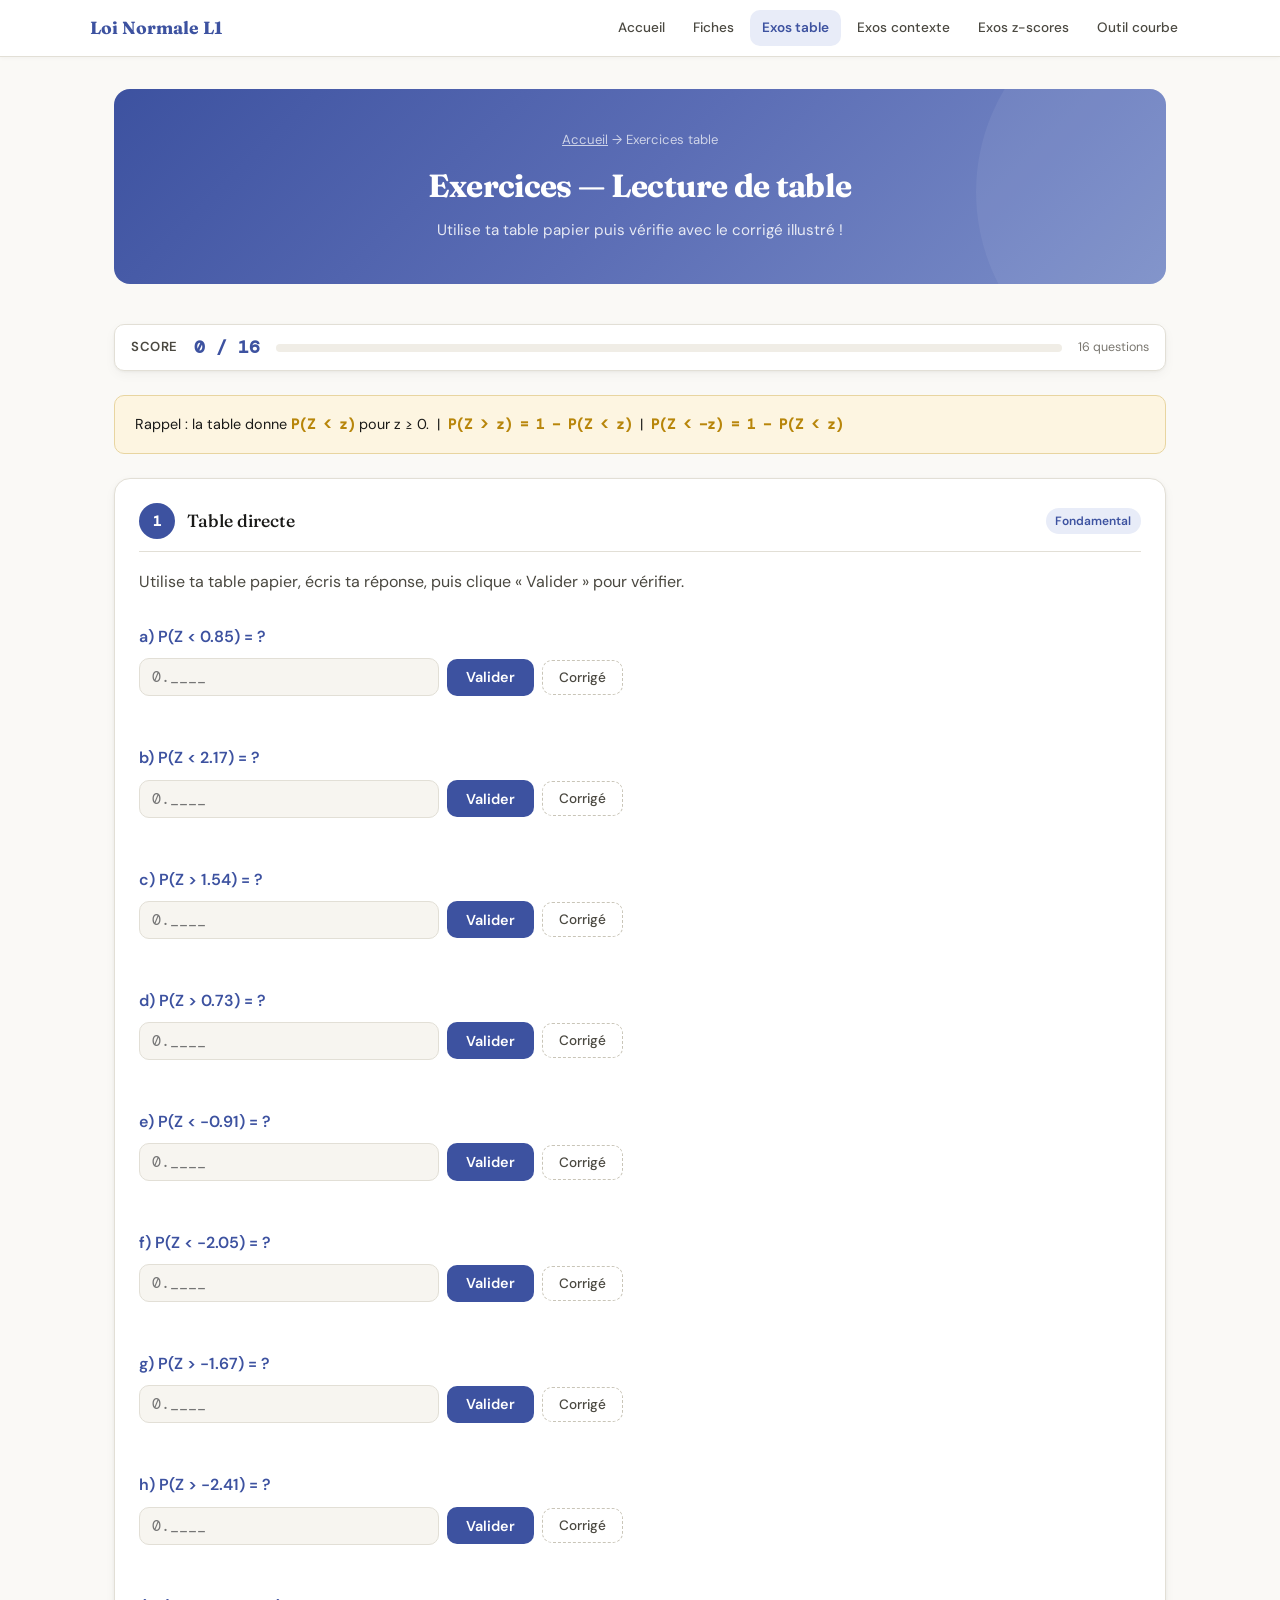
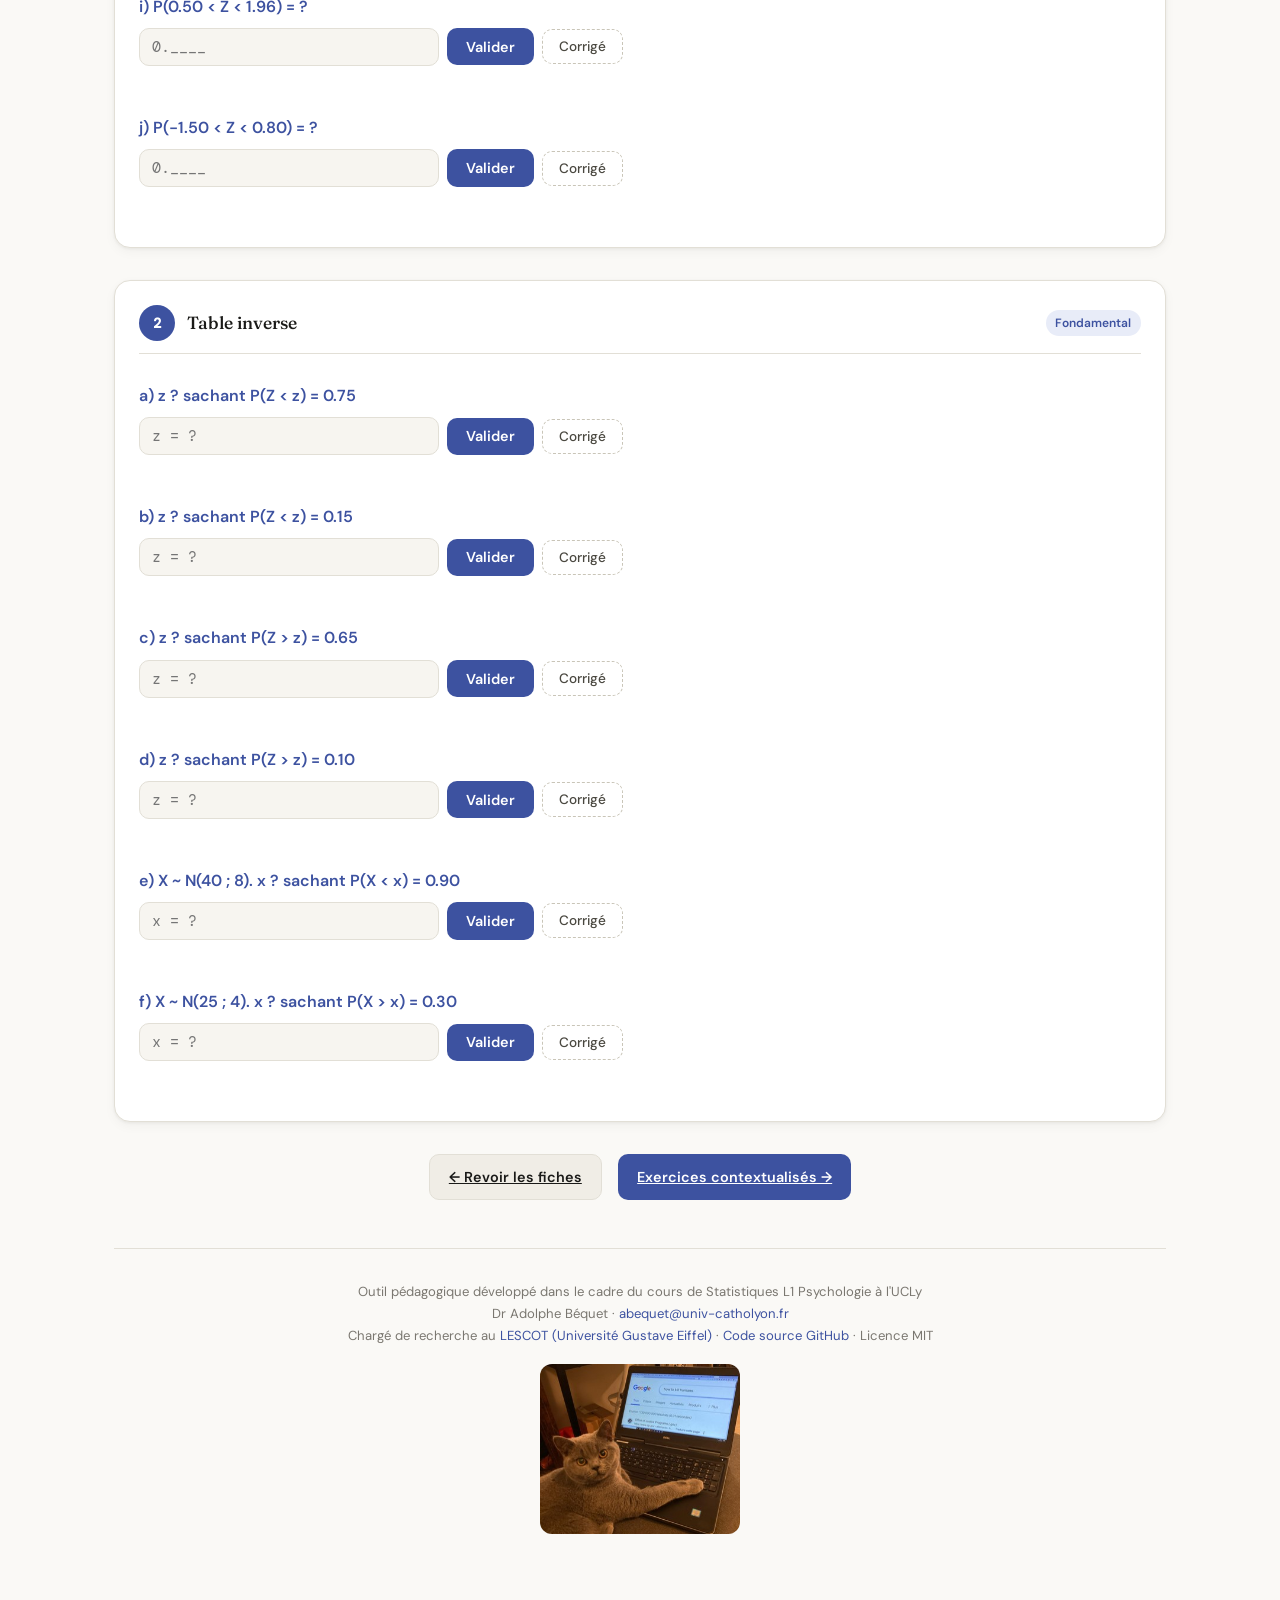
<file: exercices-table.html>
<!DOCTYPE html>
<html lang="fr">
<head>
<meta charset="UTF-8">
<link rel="icon" href="favicon.png" type="image/png">
<meta name="viewport" content="width=device-width, initial-scale=1.0">
<title>Exercices — Lecture de table</title>
<style>
@import url('https://fonts.googleapis.com/css2?family=DM+Sans:ital,wght@0,400;0,500;0,600;0,700&family=DM+Mono:wght@400;500&family=Fraunces:ital,opsz,wght@0,9..144,300;0,9..144,500;0,9..144,700;1,9..144,400&display=swap');
:root {
  --bg:#FAF9F6;--bg-card:#FFFFFF;--bg-accent:#F0EDE6;--bg-input:#F7F5F0;
  --text:#1A1A18;--text-muted:#4A4840;--text-hint:#7A7770;
  --accent:#3D52A0;--accent-hover:#2F4390;--accent-light:#E8ECF8;--accent-mid:#7B8EC8;
  --teal:#1D7A4E;--teal-light:#E6F4ED;
  --danger:#C0392B;--danger-light:#FBEAEA;
  --warning:#B8860B;--warning-light:#FDF5E1;
  --border:#E2DFD6;--border-strong:#C9C5B8;
  --shadow:0 1px 3px rgba(26,26,24,0.06),0 4px 12px rgba(26,26,24,0.04);
  --shadow-lg:0 4px 16px rgba(26,26,24,0.08),0 12px 40px rgba(26,26,24,0.06);
  --radius:10px;--radius-lg:16px;
  --font-body:'DM Sans',sans-serif;--font-heading:'Fraunces',serif;--font-mono:'DM Mono',monospace;
}
*{box-sizing:border-box;margin:0;padding:0}
body{font-family:var(--font-body);background:var(--bg);color:var(--text);line-height:1.7;min-height:100vh;font-size:16px}
.container{max-width:1100px;margin:0 auto;padding:2rem 1.5rem 4rem}
.site-nav{background:white;border-bottom:1px solid var(--border);padding:0 1.5rem;position:sticky;top:0;z-index:100;box-shadow:0 1px 4px rgba(0,0,0,0.04)}
.site-nav .nav-inner{max-width:1100px;margin:0 auto;display:flex;align-items:center;gap:1rem;min-height:56px;flex-wrap:wrap}
.site-nav .nav-brand{font-family:var(--font-heading);font-weight:700;font-size:1.1rem;color:var(--accent);text-decoration:none;white-space:nowrap;margin-right:auto}
.site-nav .nav-links{display:flex;gap:0.25rem;flex-wrap:wrap;list-style:none}
.site-nav .nav-links a{display:block;padding:0.4rem 0.75rem;font-size:0.85rem;font-weight:500;color:var(--text-muted);text-decoration:none;border-radius:var(--radius);transition:all 0.2s;white-space:nowrap}
.site-nav .nav-links a:hover{background:var(--bg-accent);color:var(--text)}
.site-nav .nav-links a.active{background:var(--accent-light);color:var(--accent);font-weight:600}
.page-header{text-align:center;margin-bottom:2.5rem;padding:2.5rem 2rem;background:linear-gradient(135deg,#3D52A0 0%,#5B6DB5 50%,#7B8EC8 100%);border-radius:var(--radius-lg);color:white;position:relative;overflow:hidden}
.page-header::before{content:'';position:absolute;top:-50%;right:-20%;width:400px;height:400px;border-radius:50%;background:rgba(255,255,255,0.06)}
.page-header h1{font-family:var(--font-heading);font-weight:700;font-size:2rem;letter-spacing:-0.02em;margin-bottom:0.25rem;position:relative}
.page-header p{font-size:0.95rem;opacity:0.85;position:relative}
.page-header .breadcrumb{font-size:0.82rem;opacity:0.7;margin-bottom:0.5rem;position:relative}
.page-header .breadcrumb a{color:white;text-decoration:underline}
.section-title{font-family:var(--font-heading);font-weight:500;font-size:1.25rem;margin-bottom:1rem;display:flex;align-items:center;gap:0.5rem}
.section-title .num{display:inline-flex;align-items:center;justify-content:center;width:28px;height:28px;border-radius:50%;background:var(--accent);color:white;font-family:var(--font-mono);font-size:0.8rem;font-weight:500;flex-shrink:0}
.card{background:var(--bg-card);border:1px solid var(--border);border-radius:var(--radius-lg);padding:1.5rem;margin-bottom:1.5rem;box-shadow:var(--shadow)}
.formula-card{background:var(--warning-light);border:1px solid #E8D5A0;border-radius:var(--radius);padding:1rem 1.25rem;margin-bottom:1.5rem;font-size:0.9rem}
.formula-card strong{color:var(--warning);font-family:var(--font-mono)}
.formula-box{background:var(--bg-accent);border:1px solid var(--border);border-radius:var(--radius);padding:1rem 1.25rem;font-family:var(--font-mono);font-size:0.9rem;line-height:1.8;margin:0.75rem 0}
.btn{display:inline-flex;align-items:center;gap:0.4rem;padding:0.6rem 1.2rem;border:none;border-radius:var(--radius);font-family:var(--font-body);font-size:0.9rem;font-weight:600;cursor:pointer;transition:all 0.2s}
.btn-primary{background:var(--accent);color:white}.btn-primary:hover{background:var(--accent-hover);transform:translateY(-1px)}
.btn-secondary{background:var(--bg-accent);color:var(--text);border:1px solid var(--border)}.btn-secondary:hover{background:var(--border)}
.btn-success{background:var(--teal);color:white}.btn-success:hover{background:#166B41}
.btn-row{display:flex;gap:0.75rem;margin-top:1rem;flex-wrap:wrap}
.badge{display:inline-block;padding:0.15rem 0.6rem;border-radius:99px;font-size:0.75rem;font-weight:600;font-family:var(--font-body)}
.badge-ok{background:var(--teal-light);color:var(--teal)}.badge-extreme{background:var(--danger-light);color:var(--danger)}.badge-info{background:var(--accent-light);color:var(--accent)}
.exercise-block{background:var(--bg-card);border:1px solid var(--border);border-radius:var(--radius-lg);padding:1.5rem;margin-bottom:2rem;box-shadow:var(--shadow)}
.exercise-block .exercise-header{display:flex;align-items:center;gap:0.75rem;margin-bottom:1rem;padding-bottom:0.75rem;border-bottom:1px solid var(--border)}
.exercise-block .exercise-num{display:inline-flex;align-items:center;justify-content:center;width:36px;height:36px;border-radius:50%;background:var(--accent);color:white;font-family:var(--font-mono);font-size:0.9rem;font-weight:600;flex-shrink:0}
.exercise-block .exercise-label{font-family:var(--font-heading);font-weight:500;font-size:1.1rem}
.exercise-block .exercise-difficulty{margin-left:auto}
.exercise-block .question-block{margin:1rem 0;padding:0.75rem 0}
.exercise-block .question-text{font-weight:600;color:var(--accent);margin-bottom:0.5rem}
.exercise-block .answer-input{display:flex;gap:0.5rem;align-items:center;margin:0.5rem 0;flex-wrap:wrap}
.exercise-block .answer-input input{padding:0.5rem 0.75rem;border:1px solid var(--border);border-radius:var(--radius);font-family:var(--font-mono);font-size:0.95rem;background:var(--bg-input);flex:1;max-width:300px}
.exercise-block .answer-input input:focus{outline:none;border-color:var(--accent);box-shadow:0 0 0 3px var(--accent-light)}
.exercise-block .answer-input input.correct{border-color:var(--teal);background:var(--teal-light)}
.exercise-block .answer-input input.incorrect{border-color:var(--danger);background:var(--danger-light)}
.solution{display:none;margin-top:0.75rem;padding:1rem 1.25rem;background:var(--teal-light);border:1px solid #B8E0CC;border-radius:var(--radius);animation:slideDown 0.3s ease}
.solution.visible{display:block}
.solution .step{font-family:var(--font-mono);font-size:0.88rem;margin:0.3rem 0;padding:0.2rem 0;color:var(--text)}
.solution .step-label{font-family:var(--font-body);font-weight:600;font-size:0.78rem;text-transform:uppercase;letter-spacing:0.04em;color:var(--teal);margin-top:0.5rem;margin-bottom:0.15rem}
.solution .result{font-size:1.2rem;font-weight:700;color:var(--teal);font-family:var(--font-mono);margin-top:0.5rem}
@keyframes slideDown{from{opacity:0;transform:translateY(-8px)}to{opacity:1;transform:translateY(0)}}
.feedback-msg{font-weight:600;font-size:0.88rem;margin-left:0.5rem;display:inline-flex;align-items:center;gap:0.3rem}
.feedback-msg.correct{color:var(--teal)}.feedback-msg.incorrect{color:var(--danger)}
.grid-2{display:grid;grid-template-columns:1fr 1fr;gap:1rem}
@media(max-width:768px){.grid-2{grid-template-columns:1fr}.page-header h1{font-size:1.5rem}.site-nav .nav-links{gap:0}.site-nav .nav-links a{padding:0.3rem 0.5rem;font-size:0.78rem}}
.btn-reveal{background:none;border:1px dashed var(--border-strong);color:var(--text-muted);padding:0.5rem 1rem;border-radius:var(--radius);font-family:var(--font-body);font-size:0.85rem;font-weight:500;cursor:pointer;transition:all 0.2s}
.btn-reveal:hover{border-color:var(--accent);color:var(--accent);background:var(--accent-light)}
.score-tracker{position:sticky;top:60px;z-index:50;background:var(--bg-card);border:1px solid var(--border);border-radius:var(--radius);padding:0.5rem 1rem;margin-bottom:1.5rem;display:flex;align-items:center;gap:1rem;box-shadow:var(--shadow);flex-wrap:wrap}
.score-tracker .score-label{font-size:0.82rem;font-weight:600;color:var(--text-muted);text-transform:uppercase;letter-spacing:0.04em}
.score-tracker .score-value{font-family:var(--font-mono);font-size:1.1rem;font-weight:700;color:var(--accent)}
.score-tracker .score-bar{flex:1;min-width:100px;height:8px;background:var(--bg-accent);border-radius:4px;overflow:hidden}
.score-tracker .score-bar-fill{height:100%;background:linear-gradient(90deg,var(--accent),var(--teal));border-radius:4px;transition:width 0.4s ease}
footer{text-align:center;margin-top:3rem;padding-top:2rem;border-top:1px solid var(--border);font-size:0.82rem;color:var(--text-hint)}
footer a{color:var(--accent);text-decoration:none}footer a:hover{text-decoration:underline}
.rule-tag{display:inline-block;padding:0.1rem 0.5rem;background:var(--accent-light);color:var(--accent);border-radius:4px;font-size:0.75rem;font-weight:600;font-family:var(--font-mono);margin-left:0.25rem}
.sol-graph{background:var(--bg-accent);border-radius:var(--radius);padding:0.4rem;margin:0.5rem 0}
.sol-graph canvas{display:block;width:100%}
.sol-graph .graph-label{font-size:0.75rem;color:var(--text-muted);text-align:center;margin-top:0.2rem;font-family:var(--font-mono)}
/* Synthèse finale */
.synthese-box{display:none;background:linear-gradient(135deg,#E8ECF8 0%,#E6F4ED 100%);border:2px solid var(--accent-mid);border-radius:var(--radius-lg);padding:2rem;margin-top:2rem;animation:slideDown 0.5s ease}
.synthese-box.visible{display:block}
.synthese-box h2{font-family:var(--font-heading);font-weight:700;font-size:1.4rem;color:var(--accent);margin-bottom:0.5rem}
.synthese-box .score-big{font-family:var(--font-mono);font-size:2.5rem;font-weight:700;margin:0.5rem 0}
.synthese-box .score-big.excellent{color:var(--teal)}.synthese-box .score-big.good{color:var(--accent)}.synthese-box .score-big.needs-work{color:var(--warning)}.synthese-box .score-big.struggling{color:var(--danger)}
.synthese-category{margin:0.5rem 0;padding:0.5rem 0.75rem;border-radius:var(--radius);font-size:0.88rem;display:flex;align-items:center;gap:0.5rem}
.synthese-category.ok{background:var(--teal-light);color:var(--teal)}.synthese-category.ko{background:var(--danger-light);color:var(--danger)}
.synthese-reco{margin-top:1rem;padding:1rem;background:var(--bg-card);border-radius:var(--radius);border:1px solid var(--border);font-size:0.9rem;line-height:1.8;color:var(--text-muted)}
</style>
</head>
<body>
<script>
function normalPDF(z){return Math.exp(-0.5*z*z)/Math.sqrt(2*Math.PI)}
function normalCDF(z){const a1=0.254829592,a2=-0.284496736,a3=1.421413741,a4=-1.453152027,a5=1.061405429,p=0.3275911;const s=z<0?-1:1;const x=Math.abs(z)/Math.sqrt(2);const t=1/(1+p*x);const y=1-(((((a5*t+a4)*t)+a3)*t+a2)*t+a1)*t*Math.exp(-x*x);return 0.5*(1+s*y)}
function normalInvCDF(p){if(p<=0)return-Infinity;if(p>=1)return Infinity;if(p<0.5)return-normalInvCDF(1-p);const a=[-3.969683028665376e+01,2.209460984245205e+02,-2.759285104469687e+02,1.383577518672690e+02,-3.066479806614716e+01,2.506628277459239e+00],b=[-5.447609879822406e+01,1.615858368580409e+02,-1.556989798598866e+02,6.680131188771972e+01,-1.328068155288572e+01],c=[-7.784894002430293e-03,-3.223964580411365e-01,-2.400758277161838e+00,-2.549732539343734e+00,4.374664141464968e+00,2.938163982698783e+00],d=[7.784695709041462e-03,3.224671290700398e-01,2.445134137142996e+00,3.754408661907416e+00];const pL=0.02425,pH=1-pL;let q,r;if(p<pL){q=Math.sqrt(-2*Math.log(p));return(((((c[0]*q+c[1])*q+c[2])*q+c[3])*q+c[4])*q+c[5])/((((d[0]*q+d[1])*q+d[2])*q+d[3])*q+1)}else if(p<=pH){q=p-0.5;r=q*q;return(((((a[0]*r+a[1])*r+a[2])*r+a[3])*r+a[4])*r+a[5])*q/(((((b[0]*r+b[1])*r+b[2])*r+b[3])*r+b[4])*r+1)}else{q=Math.sqrt(-2*Math.log(1-p));return-(((((c[0]*q+c[1])*q+c[2])*q+c[3])*q+c[4])*q+c[5])/((((d[0]*q+d[1])*q+d[2])*q+d[3])*q+1)}}
function R(v,n){n=n||4;return Math.round(v*Math.pow(10,n))/Math.pow(10,n)}
function renderNav(activePage){
  const pages=[{id:'index',label:'Accueil',href:'index.html'},{id:'cours',label:'Fiches',href:'cours.html'},{id:'exercices-table',label:'Exos table',href:'exercices-table.html'},{id:'exercices-contexte',label:'Exos contexte',href:'exercices-contexte.html'},{id:'exercices-zscore',label:'Exos z-scores',href:'exercices-zscore.html'},{id:'outil',label:'Outil courbe',href:'outil.html'}];
  const nav=document.createElement('nav');nav.className='site-nav';
  nav.innerHTML='<div class="nav-inner"><a href="index.html" class="nav-brand">Loi Normale L1</a><ul class="nav-links">'+pages.map(function(p){return'<li><a href="'+p.href+'" class="'+(p.id===activePage?'active':'')+'">'+p.label+'</a></li>'}).join('')+'</ul></div>';
  document.body.prepend(nav);
}
function toggleSolution(btn,solutionId){var sol=document.getElementById(solutionId);if(sol.classList.contains('visible')){sol.classList.remove('visible');btn.textContent='Voir le corrigé'}else{sol.classList.add('visible');btn.textContent='Masquer le corrigé'}}
function drawMiniCurve(canvasId,options){
  options=options||{};var canvas=document.getElementById(canvasId);if(!canvas)return;
  var rect=canvas.parentElement.getBoundingClientRect(),dpr=window.devicePixelRatio||1,w=rect.width,h=options.height||180;
  canvas.width=w*dpr;canvas.height=h*dpr;canvas.style.width=w+'px';canvas.style.height=h+'px';
  var ctx=canvas.getContext('2d');ctx.setTransform(dpr,0,0,dpr,0,0);
  var mu=options.mu||0,sigma=options.sigma||1,zRange=4,pad={top:20,right:20,bottom:40,left:20};
  var xMin=mu-zRange*sigma,xMax=mu+zRange*sigma,yMax=normalPDF(0)*1.15,plotBottom=h-pad.bottom;
  function xToPx(v){return pad.left+((v-xMin)/(xMax-xMin))*(w-pad.left-pad.right)}
  function yToPx(v){return pad.top+(1-v/yMax)*(h-pad.top-pad.bottom)}
  ctx.clearRect(0,0,w,h);
  if(options.fillFrom!==undefined&&options.fillTo!==undefined){var lo=Math.max(options.fillFrom,xMin),hi=Math.min(options.fillTo,xMax);ctx.save();ctx.beginPath();for(var i=0;i<=150;i++){var xv=lo+(hi-lo)*i/150,z=(xv-mu)/sigma;if(i===0)ctx.moveTo(xToPx(xv),plotBottom);ctx.lineTo(xToPx(xv),yToPx(normalPDF(z)))}ctx.lineTo(xToPx(hi),plotBottom);ctx.closePath();ctx.fillStyle=options.fillColor||'rgba(61,82,160,0.18)';ctx.fill();ctx.restore()}
  ctx.save();ctx.beginPath();for(var i=0;i<=300;i++){var xv=xMin+(xMax-xMin)*i/300,z=(xv-mu)/sigma,px=xToPx(xv),py=yToPx(normalPDF(z));if(i===0)ctx.moveTo(px,py);else ctx.lineTo(px,py)}ctx.strokeStyle='#3D52A0';ctx.lineWidth=2.5;ctx.stroke();ctx.restore();
  ctx.save();ctx.beginPath();ctx.moveTo(pad.left,plotBottom);ctx.lineTo(w-pad.right,plotBottom);ctx.strokeStyle='#1A1A18';ctx.lineWidth=1;ctx.stroke();
  ctx.font="500 11px 'DM Mono',monospace";ctx.textAlign='center';ctx.fillStyle='#3D52A0';
  for(var z=-zRange;z<=zRange;z++){var xv=mu+z*sigma,px=xToPx(xv);ctx.beginPath();ctx.moveTo(px,plotBottom);ctx.lineTo(px,plotBottom+5);ctx.strokeStyle='#6B6960';ctx.lineWidth=1;ctx.stroke();if(options.showX){ctx.fillStyle='#1A1A18';ctx.fillText(Number.isInteger(xv)?xv.toString():xv.toFixed(1),px,plotBottom+18);ctx.fillStyle='#3D52A0';ctx.fillText('z='+z,px,plotBottom+30)}else{ctx.fillText(''+z,px,plotBottom+18)}}ctx.restore();
  if(options.probLabel){var midX=((options.fillFrom||0)+(options.fillTo||0))/2,px=xToPx(midX),py=yToPx(normalPDF((midX-mu)/sigma))-10;ctx.save();ctx.font="600 13px 'DM Mono',monospace";ctx.textAlign='center';ctx.fillStyle='#3D52A0';ctx.fillText(options.probLabel,px,Math.max(py,pad.top+15));ctx.restore()}
}

// ═══ Enhanced Score Tracker with categories ═══
var ScoreTracker={
  total:0,correct:0,answered:new Set(),
  // Track per-category results for synthesis
  categories:{},
  init:function(t){this.total=t;this.correct=0;this.answered=new Set();this.categories={}},
  record:function(q,ok,category){
    if(this.answered.has(q))return;
    this.answered.add(q);
    if(ok)this.correct++;
    // Track category
    if(category){
      if(!this.categories[category])this.categories[category]={total:0,correct:0,questions:[]};
      this.categories[category].total++;
      if(ok)this.categories[category].correct++;
      this.categories[category].questions.push({id:q,correct:ok});
    }
    this.update();
    // Check if all answered
    if(this.answered.size===this.total) setTimeout(function(){showSynthese()},600);
  },
  update:function(){var v=document.getElementById('score-value'),b=document.getElementById('score-bar-fill');if(v)v.textContent=this.correct+' / '+this.total;if(b)b.style.width=(this.answered.size/this.total)*100+'%'},
  renderWidget:function(){return'<div class="score-tracker"><span class="score-label">Score</span><span class="score-value" id="score-value">0 / '+this.total+'</span><div class="score-bar"><div class="score-bar-fill" id="score-bar-fill" style="width:0%"></div></div><span style="font-size:0.78rem;color:var(--text-hint);">'+this.total+' questions</span></div>'}
};

// ═══ Enhanced validateAnswer with feedback + auto-reveal ═══
function validateAnswer(inputId,expected,questionId,tolerance,category,solutionId){
  var input=document.getElementById(inputId),val=parseFloat(input.value.replace(',','.')),tol=tolerance||0.025;
  if(isNaN(val)){input.style.borderColor='var(--warning)';return}
  var correct=Math.abs(val-expected)<=tol;
  input.classList.remove('correct','incorrect');
  input.classList.add(correct?'correct':'incorrect');
  input.style.borderColor=correct?'var(--teal)':'var(--danger)';
  // Show feedback message
  var feedbackId='fb-'+questionId;
  var existing=document.getElementById(feedbackId);
  if(!existing){
    existing=document.createElement('span');existing.id=feedbackId;existing.className='feedback-msg';
    input.parentElement.appendChild(existing);
  }
  if(correct){
    existing.className='feedback-msg correct';
    existing.innerHTML='✓ Correct !';
  } else {
    existing.className='feedback-msg incorrect';
    existing.innerHTML='✗ Incorrect (attendu : '+expected.toFixed(4).replace('.',',')+')';
    // Auto-reveal solution
    if(solutionId){
      var sol=document.getElementById(solutionId);
      if(sol&&!sol.classList.contains('visible')){
        sol.classList.add('visible');
        // Update the reveal button text
        var btns=sol.parentElement.querySelectorAll('.btn-reveal');
        btns.forEach(function(b){if(b.getAttribute('onclick')&&b.getAttribute('onclick').indexOf(solutionId)!==-1)b.textContent='Masquer le corrigé'});
      }
    }
  }
  ScoreTracker.record(questionId,correct,category||'general');
  // Trigger graph drawing
  drawSolutionGraphs();
  return correct;
}
</script>
<script>renderNav('exercices-table');</script>

<div class="container">

<div class="page-header">
  <div class="breadcrumb"><a href="index.html">Accueil</a> → Exercices table</div>
  <h1>Exercices — Lecture de table</h1>
  <p>Utilise ta table papier puis vérifie avec le corrigé illustré !</p>
</div>

<script>
ScoreTracker.init(16);
document.write(ScoreTracker.renderWidget());
</script>

<div class="formula-card">
  Rappel : la table donne <strong>P(Z &lt; z)</strong> pour z &ge; 0. &nbsp;|&nbsp;
  <strong>P(Z &gt; z) = 1 − P(Z &lt; z)</strong> &nbsp;|&nbsp;
  <strong>P(Z &lt; −z) = 1 − P(Z &lt; z)</strong>
</div>

<!-- EXERCICE 1 -->
<div class="exercise-block">
  <div class="exercise-header">
    <span class="exercise-num">1</span>
    <span class="exercise-label">Table directe</span>
    <span class="badge badge-info exercise-difficulty">Fondamental</span>
  </div>
  <p style="color:var(--text-muted);margin-bottom:1rem;">Utilise ta table papier, écris ta réponse, puis clique « Valider » pour vérifier.</p>

  <!-- Q1a -->
  <div class="question-block">
    <div class="question-text">a) P(Z &lt; 0.85) = ?</div>
    <div class="answer-input">
      <input type="text" id="q1a" placeholder="0.____">
      <button class="btn btn-primary" onclick="validateAnswer('q1a',0.8023,'1a',0.025,'lecture_directe','sol1a')">Valider</button>
      <button class="btn-reveal" onclick="toggleSolution(this,'sol1a')">Corrigé</button>
    </div>
    <div class="solution" id="sol1a">
      <div class="step-label">Règle</div>
      <div class="step">P(Z &lt; z) positif → <span class="rule-tag">lecture directe</span></div>
      <div class="step">Ligne 0.8, colonne 0.05</div>
      <div class="result">P(Z &lt; 0.85) = 0.8023</div>
      <div class="sol-graph"><canvas id="g1a"></canvas><div class="graph-label">Aire bleue = 0.8023</div></div>
    </div>
  </div>

  <!-- Q1b -->
  <div class="question-block">
    <div class="question-text">b) P(Z &lt; 2.17) = ?</div>
    <div class="answer-input">
      <input type="text" id="q1b" placeholder="0.____">
      <button class="btn btn-primary" onclick="validateAnswer('q1b',0.9850,'1b',0.025,'lecture_directe','sol1b')">Valider</button>
      <button class="btn-reveal" onclick="toggleSolution(this,'sol1b')">Corrigé</button>
    </div>
    <div class="solution" id="sol1b">
      <div class="step">P(Z &lt; 2.17) → <span class="rule-tag">lecture directe</span> → ligne 2.1, colonne 0.07</div>
      <div class="result">= 0.9850</div>
      <div class="sol-graph"><canvas id="g1b"></canvas></div>
    </div>
  </div>

  <!-- Q1c -->
  <div class="question-block">
    <div class="question-text">c) P(Z &gt; 1.54) = ?</div>
    <div class="answer-input">
      <input type="text" id="q1c" placeholder="0.____">
      <button class="btn btn-primary" onclick="validateAnswer('q1c',0.0618,'1c',0.025,'complement','sol1c')">Valider</button>
      <button class="btn-reveal" onclick="toggleSolution(this,'sol1c')">Corrigé</button>
    </div>
    <div class="solution" id="sol1c">
      <div class="step-label">Règle</div>
      <div class="step">P(Z &gt; z) → <span class="rule-tag">1 − P(Z &lt; z)</span></div>
      <div class="step">= 1 − P(Z &lt; 1.54) = 1 − 0.9382 = 0.0618</div>
      <div class="result">= 0.0618</div>
      <div class="sol-graph"><canvas id="g1c"></canvas><div class="graph-label">Aire rouge = 0.0618</div></div>
    </div>
  </div>

  <!-- Q1d -->
  <div class="question-block">
    <div class="question-text">d) P(Z &gt; 0.73) = ?</div>
    <div class="answer-input">
      <input type="text" id="q1d" placeholder="0.____">
      <button class="btn btn-primary" onclick="validateAnswer('q1d',0.2327,'1d',0.025,'complement','sol1d')">Valider</button>
      <button class="btn-reveal" onclick="toggleSolution(this,'sol1d')">Corrigé</button>
    </div>
    <div class="solution" id="sol1d">
      <div class="step">P(Z &gt; 0.73) = 1 − P(Z &lt; 0.73) = 1 − 0.7673</div>
      <div class="result">= 0.2327</div>
      <div class="sol-graph"><canvas id="g1d"></canvas></div>
    </div>
  </div>

  <!-- Q1e -->
  <div class="question-block">
    <div class="question-text">e) P(Z &lt; −0.91) = ?</div>
    <div class="answer-input">
      <input type="text" id="q1e" placeholder="0.____">
      <button class="btn btn-primary" onclick="validateAnswer('q1e',0.1814,'1e',0.025,'symetrie','sol1e')">Valider</button>
      <button class="btn-reveal" onclick="toggleSolution(this,'sol1e')">Corrigé</button>
    </div>
    <div class="solution" id="sol1e">
      <div class="step-label">Règle</div>
      <div class="step">P(Z &lt; −z) = P(Z &gt; z) → <span class="rule-tag">1 − P(Z &lt; z)</span></div>
      <div class="step">= 1 − P(Z &lt; 0.91) = 1 − 0.8186</div>
      <div class="result">= 0.1814</div>
      <div class="sol-graph"><canvas id="g1e"></canvas><div class="graph-label">Aire rouge à gauche de −0.91</div></div>
    </div>
  </div>

  <!-- Q1f -->
  <div class="question-block">
    <div class="question-text">f) P(Z &lt; −2.05) = ?</div>
    <div class="answer-input">
      <input type="text" id="q1f" placeholder="0.____">
      <button class="btn btn-primary" onclick="validateAnswer('q1f',0.0202,'1f',0.025,'symetrie','sol1f')">Valider</button>
      <button class="btn-reveal" onclick="toggleSolution(this,'sol1f')">Corrigé</button>
    </div>
    <div class="solution" id="sol1f">
      <div class="step">P(Z &lt; −2.05) = 1 − P(Z &lt; 2.05) = 1 − 0.9798</div>
      <div class="result">= 0.0202</div>
      <div class="sol-graph"><canvas id="g1f"></canvas></div>
    </div>
  </div>

  <!-- Q1g -->
  <div class="question-block">
    <div class="question-text">g) P(Z &gt; −1.67) = ?</div>
    <div class="answer-input">
      <input type="text" id="q1g" placeholder="0.____">
      <button class="btn btn-primary" onclick="validateAnswer('q1g',0.9525,'1g',0.025,'symetrie','sol1g')">Valider</button>
      <button class="btn-reveal" onclick="toggleSolution(this,'sol1g')">Corrigé</button>
    </div>
    <div class="solution" id="sol1g">
      <div class="step-label">Règle</div>
      <div class="step">P(Z &gt; −z) = P(Z &lt; z) → <span class="rule-tag">lecture directe</span></div>
      <div class="step">= P(Z &lt; 1.67)</div>
      <div class="result">= 0.9525</div>
      <div class="sol-graph"><canvas id="g1g"></canvas><div class="graph-label">Aire bleue à droite de −1.67</div></div>
    </div>
  </div>

  <!-- Q1h -->
  <div class="question-block">
    <div class="question-text">h) P(Z &gt; −2.41) = ?</div>
    <div class="answer-input">
      <input type="text" id="q1h" placeholder="0.____">
      <button class="btn btn-primary" onclick="validateAnswer('q1h',0.9920,'1h',0.025,'symetrie','sol1h')">Valider</button>
      <button class="btn-reveal" onclick="toggleSolution(this,'sol1h')">Corrigé</button>
    </div>
    <div class="solution" id="sol1h">
      <div class="step">P(Z &gt; −2.41) = P(Z &lt; 2.41)</div>
      <div class="result">= 0.9920</div>
      <div class="sol-graph"><canvas id="g1h"></canvas></div>
    </div>
  </div>

  <!-- Q1i -->
  <div class="question-block">
    <div class="question-text">i) P(0.50 &lt; Z &lt; 1.96) = ?</div>
    <div class="answer-input">
      <input type="text" id="q1i" placeholder="0.____">
      <button class="btn btn-primary" onclick="validateAnswer('q1i',0.2835,'1i',0.025,'encadrement','sol1i')">Valider</button>
      <button class="btn-reveal" onclick="toggleSolution(this,'sol1i')">Corrigé</button>
    </div>
    <div class="solution" id="sol1i">
      <div class="step-label">Règle</div>
      <div class="step">Encadrement → <span class="rule-tag">P(Z &lt; z2) − P(Z &lt; z1)</span></div>
      <div class="step">= P(Z &lt; 1.96) − P(Z &lt; 0.50) = 0.9750 − 0.6915</div>
      <div class="result">= 0.2835</div>
      <div class="sol-graph"><canvas id="g1i"></canvas><div class="graph-label">Aire verte entre 0.50 et 1.96</div></div>
    </div>
  </div>

  <!-- Q1j -->
  <div class="question-block">
    <div class="question-text">j) P(−1.50 &lt; Z &lt; 0.80) = ?</div>
    <div class="answer-input">
      <input type="text" id="q1j" placeholder="0.____">
      <button class="btn btn-primary" onclick="validateAnswer('q1j',0.7213,'1j',0.025,'encadrement','sol1j')">Valider</button>
      <button class="btn-reveal" onclick="toggleSolution(this,'sol1j')">Corrigé</button>
    </div>
    <div class="solution" id="sol1j">
      <div class="step">= P(Z &lt; 0.80) − P(Z &lt; −1.50)</div>
      <div class="step">P(Z &lt; −1.50) = 1 − P(Z &lt; 1.50) = 1 − 0.9332 = 0.0668</div>
      <div class="step">= 0.7881 − 0.0668</div>
      <div class="result">= 0.7213</div>
      <div class="sol-graph"><canvas id="g1j"></canvas></div>
    </div>
  </div>
</div>

<!-- EXERCICE 2: Table inverse -->
<div class="exercise-block">
  <div class="exercise-header">
    <span class="exercise-num">2</span>
    <span class="exercise-label">Table inverse</span>
    <span class="badge badge-info exercise-difficulty">Fondamental</span>
  </div>

  <div class="question-block">
    <div class="question-text">a) z ? sachant P(Z &lt; z) = 0.75</div>
    <div class="answer-input">
      <input type="text" id="q2a" placeholder="z = ?">
      <button class="btn btn-primary" onclick="validateAnswer('q2a',0.6745,'2a',0.01,'inverse','sol2a')">Valider</button>
      <button class="btn-reveal" onclick="toggleSolution(this,'sol2a')">Corrigé</button>
    </div>
    <div class="solution" id="sol2a">
      <div class="step">P &gt; 0.5 → <span class="rule-tag">lecture directe</span></div>
      <div class="result">z = 0.6745</div>
      <div class="sol-graph"><canvas id="g2a"></canvas></div>
    </div>
  </div>

  <div class="question-block">
    <div class="question-text">b) z ? sachant P(Z &lt; z) = 0.15</div>
    <div class="answer-input">
      <input type="text" id="q2b" placeholder="z = ?">
      <button class="btn btn-primary" onclick="validateAnswer('q2b',-1.0364,'2b',0.01,'inverse','sol2b')">Valider</button>
      <button class="btn-reveal" onclick="toggleSolution(this,'sol2b')">Corrigé</button>
    </div>
    <div class="solution" id="sol2b">
      <div class="step">P &lt; 0.5 → <span class="rule-tag">lecture puis −z</span></div>
      <div class="step">Table : 1.0364 → z = −1.0364</div>
      <div class="result">z = −1.0364</div>
      <div class="sol-graph"><canvas id="g2b"></canvas></div>
    </div>
  </div>

  <div class="question-block">
    <div class="question-text">c) z ? sachant P(Z &gt; z) = 0.65</div>
    <div class="answer-input">
      <input type="text" id="q2c" placeholder="z = ?">
      <button class="btn btn-primary" onclick="validateAnswer('q2c',-0.3853,'2c',0.01,'inverse','sol2c')">Valider</button>
      <button class="btn-reveal" onclick="toggleSolution(this,'sol2c')">Corrigé</button>
    </div>
    <div class="solution" id="sol2c">
      <div class="step">P(Z &gt; z) et P &gt; 0.5 → <span class="rule-tag">lecture puis −z</span></div>
      <div class="result">z = −0.3853</div>
      <div class="sol-graph"><canvas id="g2c"></canvas></div>
    </div>
  </div>

  <div class="question-block">
    <div class="question-text">d) z ? sachant P(Z &gt; z) = 0.10</div>
    <div class="answer-input">
      <input type="text" id="q2d" placeholder="z = ?">
      <button class="btn btn-primary" onclick="validateAnswer('q2d',1.2816,'2d',0.01,'inverse','sol2d')">Valider</button>
      <button class="btn-reveal" onclick="toggleSolution(this,'sol2d')">Corrigé</button>
    </div>
    <div class="solution" id="sol2d">
      <div class="step">P(Z &gt; z) et P &lt; 0.5 → <span class="rule-tag">2 changements s'annulent → z positif</span></div>
      <div class="result">z = 1.2816</div>
      <div class="sol-graph"><canvas id="g2d"></canvas></div>
    </div>
  </div>

  <div class="question-block">
    <div class="question-text">e) X ~ N(40 ; 8). x ? sachant P(X &lt; x) = 0.90</div>
    <div class="answer-input">
      <input type="text" id="q2e" placeholder="x = ?">
      <button class="btn btn-primary" onclick="validateAnswer('q2e',50.25,'2e',0.15,'inverse_retransfo','sol2e')">Valider</button>
      <button class="btn-reveal" onclick="toggleSolution(this,'sol2e')">Corrigé</button>
    </div>
    <div class="solution" id="sol2e">
      <div class="step-label">Étape 1</div>
      <div class="step">P(Z &lt; z) = 0.90 → z = 1.2816</div>
      <div class="step-label">Étape 2 — Formule 2</div>
      <div class="step">x = (1.2816 × 8) + 40 = 10.25 + 40</div>
      <div class="result">x = 50.25</div>
      <div class="sol-graph"><canvas id="g2e"></canvas></div>
    </div>
  </div>

  <div class="question-block">
    <div class="question-text">f) X ~ N(25 ; 4). x ? sachant P(X &gt; x) = 0.30</div>
    <div class="answer-input">
      <input type="text" id="q2f" placeholder="x = ?">
      <button class="btn btn-primary" onclick="validateAnswer('q2f',27.10,'2f',0.15,'inverse_retransfo','sol2f')">Valider</button>
      <button class="btn-reveal" onclick="toggleSolution(this,'sol2f')">Corrigé</button>
    </div>
    <div class="solution" id="sol2f">
      <div class="step">P(Z &gt; z) = 0.30 → P&lt;0.5, P(&gt;) → z positif = 0.5244</div>
      <div class="step">x = (0.5244 × 4) + 25</div>
      <div class="result">x = 27.10</div>
      <div class="sol-graph"><canvas id="g2f"></canvas></div>
    </div>
  </div>
</div>

<!-- SYNTHESE -->
<div class="synthese-box" id="synthese-box">
  <h2>🎯 Bilan de tes exercices</h2>
  <div id="synthese-content"></div>
</div>

<div style="text-align:center;margin-top:2rem;display:flex;gap:1rem;justify-content:center;flex-wrap:wrap;">
  <a href="cours.html" class="btn btn-secondary">← Revoir les fiches</a>
  <a href="exercices-contexte.html" class="btn btn-primary">Exercices contextualisés →</a>
</div>

<footer>
  Outil pédagogique développé dans le cadre du cours de Statistiques L1 Psychologie à l'UCLy<br>
  Dr Adolphe Béquet · <a href="mailto:abequet@univ-catholyon.fr">abequet@univ-catholyon.fr</a><br>
  Chargé de recherche au <a href="https://pagespro.univ-gustave-eiffel.fr/adolphe-bequet?lang=fr&no_cache=1">LESCOT (Université Gustave Eiffel)</a> · <a href="https://github.com/abequet/coursL1psyUCLY">Code source GitHub</a> · Licence MIT<br>
  <img src="chat.jpg" alt="Le chat du prof" style="margin-top: 1rem; border-radius: 12px; max-width: 200px;">
</footer>
</div>

<script>
// Draw solution graphs when solutions become visible
const observer = new MutationObserver((mutations) => {
  mutations.forEach(m => {
    if (m.target.classList.contains('visible')) drawSolutionGraphs();
  });
});
document.querySelectorAll('.solution').forEach(el => {
  observer.observe(el, { attributes: true, attributeFilter: ['class'] });
});

function drawSolutionGraphs() {
  drawMiniCurve('g1a', { fillFrom:-4, fillTo:0.85, height:120 });
  drawMiniCurve('g1b', { fillFrom:-4, fillTo:2.17, height:120 });
  drawMiniCurve('g1c', { fillFrom:1.54, fillTo:4, fillColor:'rgba(192,57,43,0.2)', height:120 });
  drawMiniCurve('g1d', { fillFrom:0.73, fillTo:4, fillColor:'rgba(192,57,43,0.2)', height:120 });
  drawMiniCurve('g1e', { fillFrom:-4, fillTo:-0.91, fillColor:'rgba(192,57,43,0.2)', height:120 });
  drawMiniCurve('g1f', { fillFrom:-4, fillTo:-2.05, fillColor:'rgba(192,57,43,0.2)', height:120 });
  drawMiniCurve('g1g', { fillFrom:-1.67, fillTo:4, height:120 });
  drawMiniCurve('g1h', { fillFrom:-2.41, fillTo:4, height:120 });
  drawMiniCurve('g1i', { fillFrom:0.50, fillTo:1.96, fillColor:'rgba(29,122,78,0.25)', height:120 });
  drawMiniCurve('g1j', { fillFrom:-1.50, fillTo:0.80, fillColor:'rgba(29,122,78,0.25)', height:120 });
  drawMiniCurve('g2a', { fillFrom:-4, fillTo:0.6745, height:120 });
  drawMiniCurve('g2b', { fillFrom:-4, fillTo:-1.0364, fillColor:'rgba(192,57,43,0.2)', height:120 });
  drawMiniCurve('g2c', { fillFrom:-0.3853, fillTo:4, height:120 });
  drawMiniCurve('g2d', { fillFrom:1.2816, fillTo:4, fillColor:'rgba(192,57,43,0.2)', height:120 });
  drawMiniCurve('g2e', { mu:40, sigma:8, fillFrom:-4*8+40, fillTo:50.25, showX:true, height:120 });
  drawMiniCurve('g2f', { mu:25, sigma:4, fillFrom:27.10, fillTo:25+4*4, fillColor:'rgba(192,57,43,0.2)', showX:true, height:120 });
}

// ═══ SYNTHESE FUNCTION ═══
function showSynthese(){
  var box=document.getElementById('synthese-box');
  var pct=Math.round((ScoreTracker.correct/ScoreTracker.total)*100);
  var scoreClass=pct>=90?'excellent':pct>=70?'good':pct>=50?'needs-work':'struggling';
  var emoji=pct>=90?'🌟':pct>=70?'👍':pct>=50?'💪':'📚';

  var catNames={
    'lecture_directe':'Lecture directe P(Z < z)',
    'complement':'Complément P(Z > z) = 1 − P(Z < z)',
    'symetrie':'Symétrie (z négatif)',
    'encadrement':'Encadrement P(z₁ < Z < z₂)',
    'inverse':'Table inverse (trouver z)',
    'inverse_retransfo':'Table inverse + retransformation z→x'
  };

  var html='<div class="score-big '+scoreClass+'">'+emoji+' '+pct+'% ('+ScoreTracker.correct+'/'+ScoreTracker.total+')</div>';

  // Category breakdown
  var forces=[],faiblesses=[];
  for(var cat in ScoreTracker.categories){
    var c=ScoreTracker.categories[cat];
    var catPct=Math.round((c.correct/c.total)*100);
    var label=catNames[cat]||cat;
    var isOk=catPct>=75;
    html+='<div class="synthese-category '+(isOk?'ok':'ko')+'">'+(isOk?'✓':'✗')+' <strong>'+label+'</strong> : '+c.correct+'/'+c.total+' ('+catPct+'%)</div>';
    if(isOk) forces.push(label); else faiblesses.push(label);
  }

  html+='<div class="synthese-reco">';
  if(faiblesses.length===0){
    html+='<strong style="color:var(--teal);">Excellent travail !</strong> Tu maîtrises bien tous les types de lecture de table. Tu peux passer aux exercices contextualisés en confiance.';
  } else {
    html+='<strong style="color:var(--warning);">Points à réviser en priorité :</strong><br>';
    faiblesses.forEach(function(f){html+='→ <strong>'+f+'</strong><br>'});
    html+='<br>Retourne voir les <a href="cours.html" style="color:var(--accent);font-weight:600;">fiches de cours</a> correspondantes avant de continuer.';
    if(forces.length>0){
      html+='<br><br><strong style="color:var(--teal);">Points maîtrisés :</strong> '+forces.join(', ')+'.';
    }
  }
  html+='</div>';

  document.getElementById('synthese-content').innerHTML=html;
  box.classList.add('visible');
  box.scrollIntoView({behavior:'smooth',block:'center'});
}
</script>
</body>
</html>
</file>
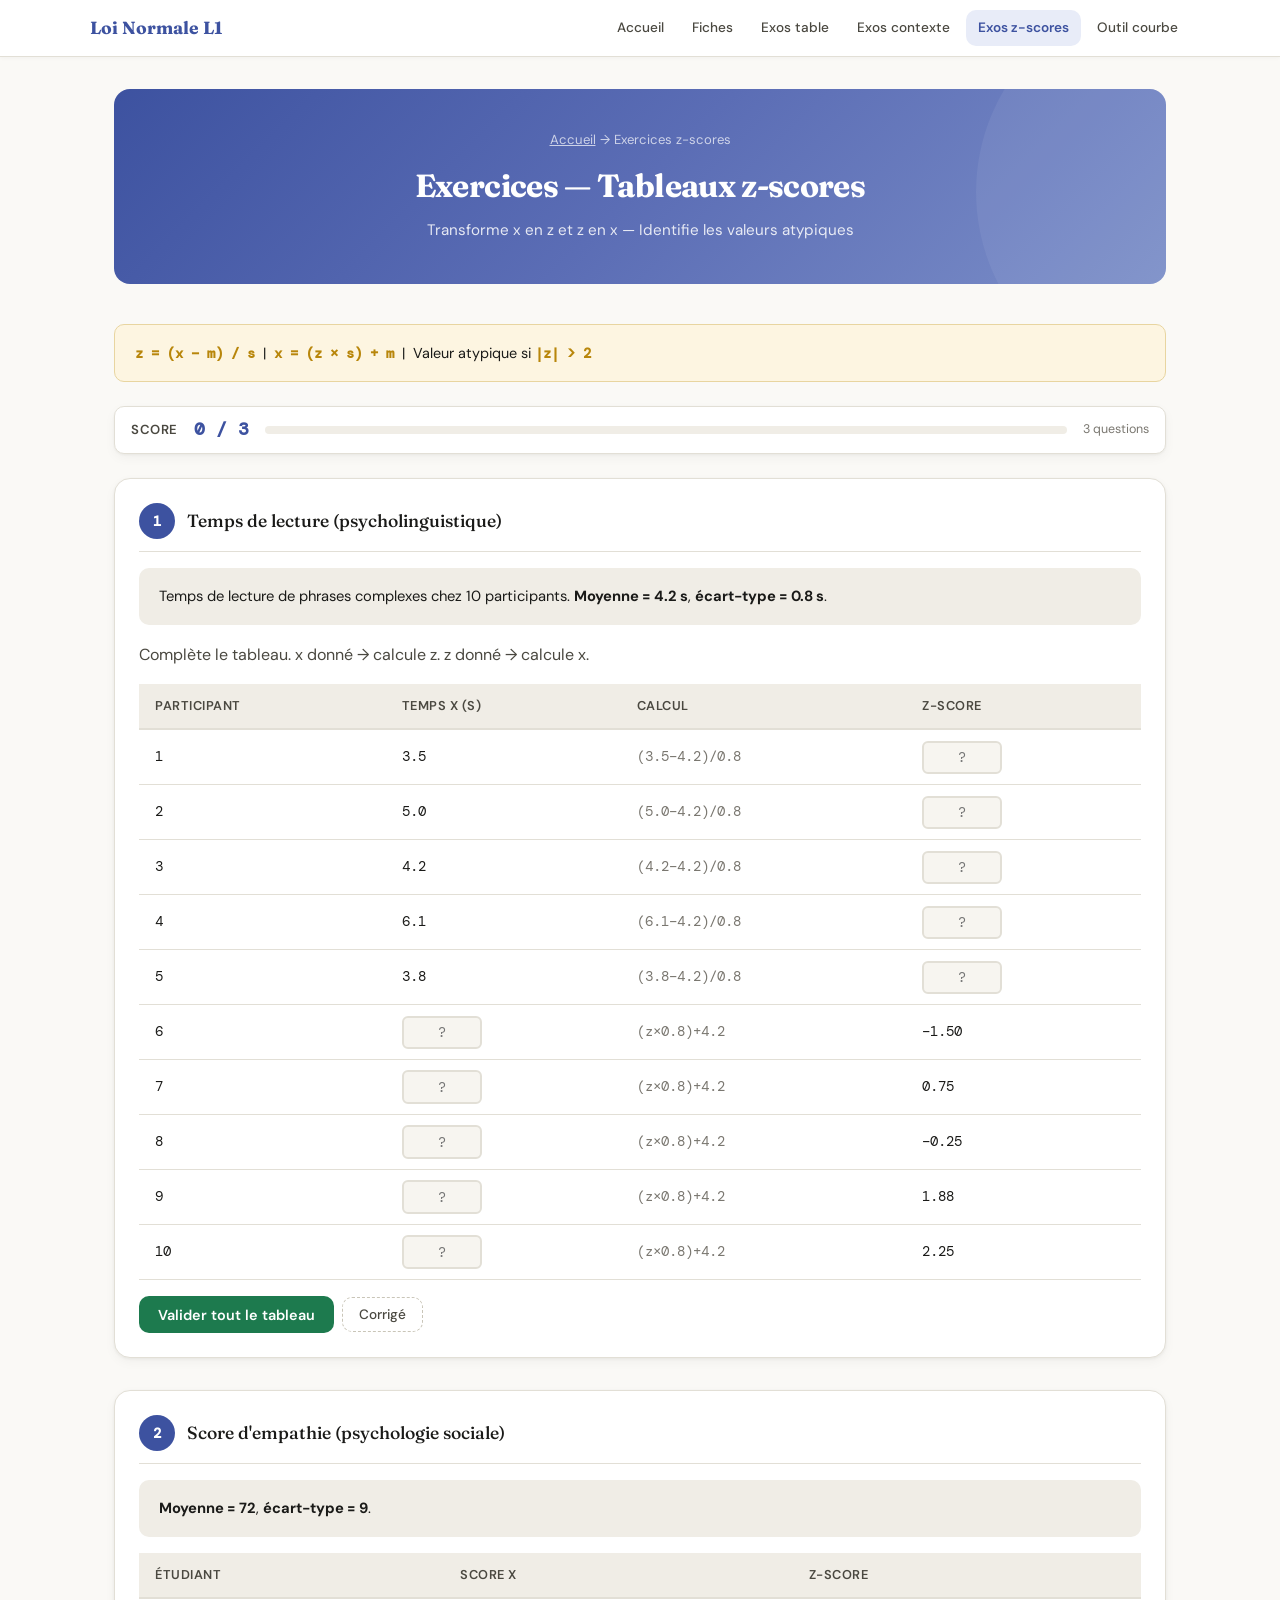
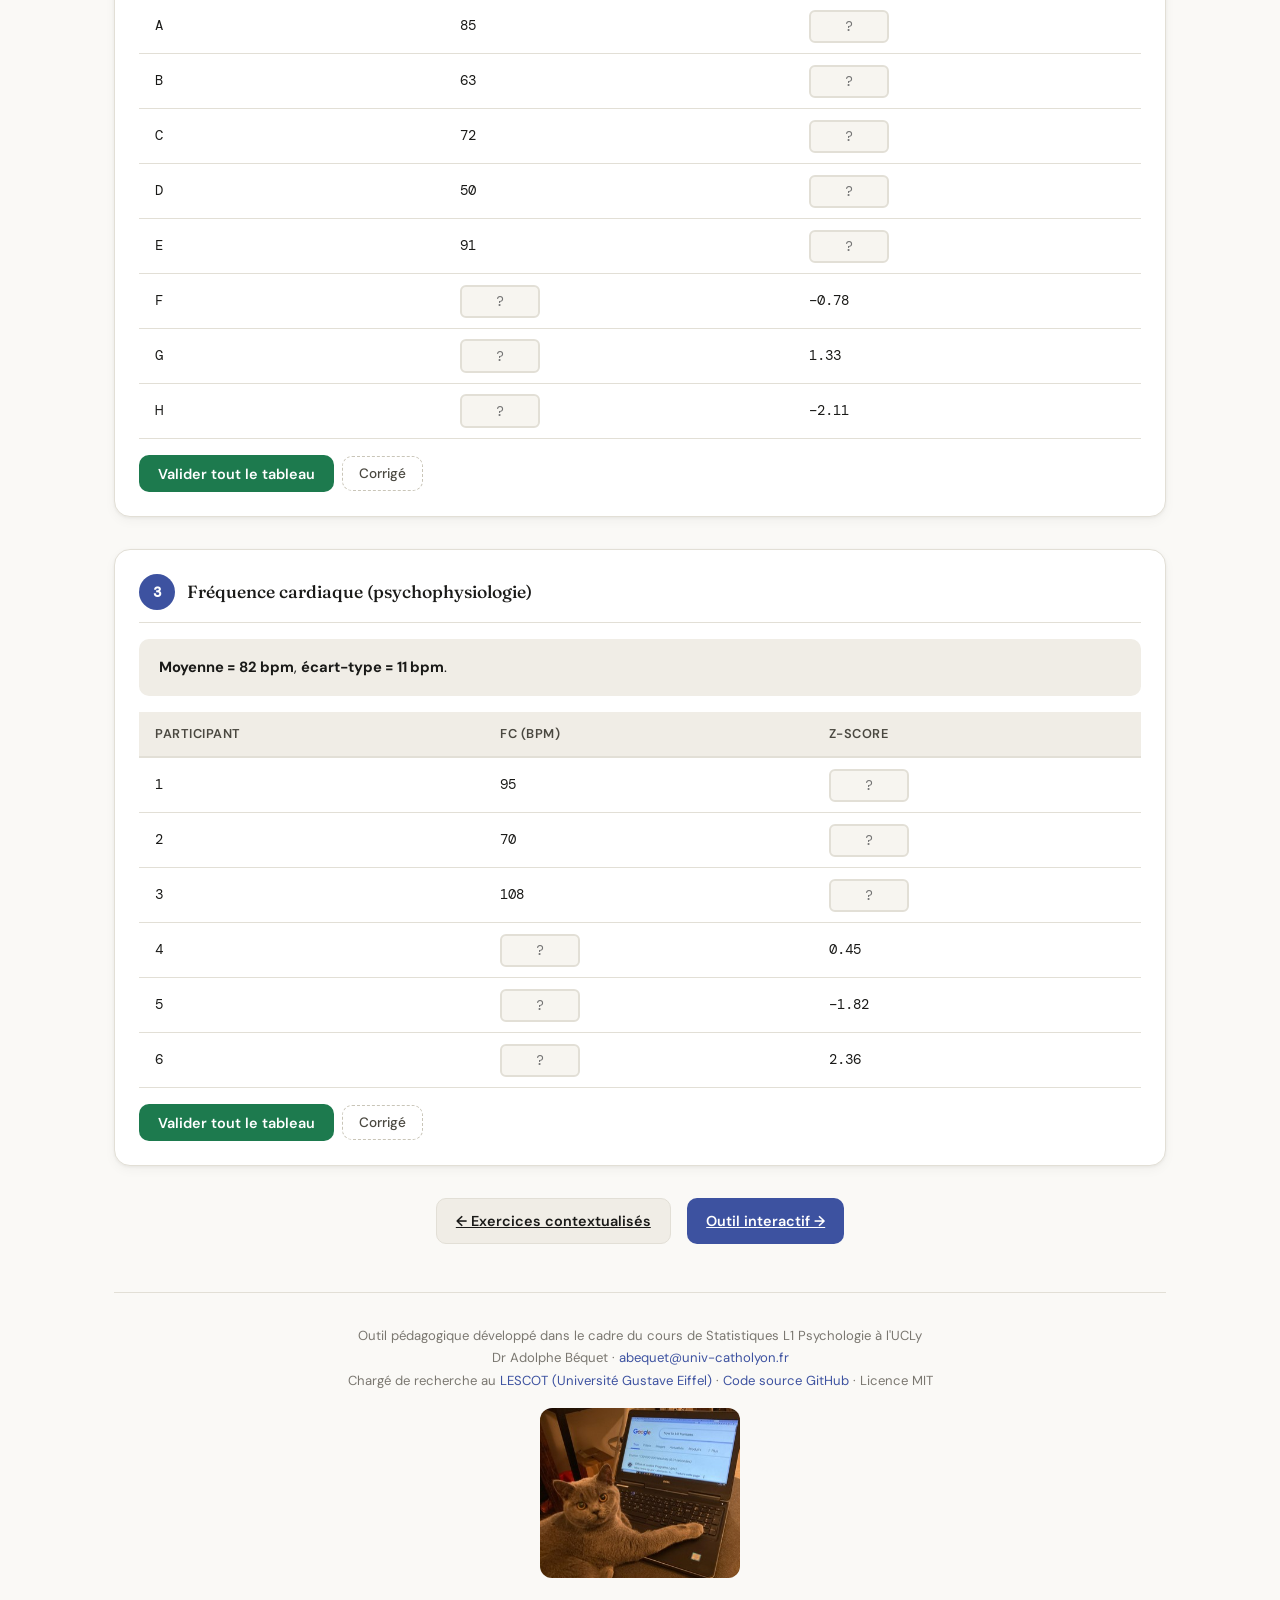
<file: exercices-zscore.html>
<!DOCTYPE html>
<html lang="fr">
<head>
<meta charset="UTF-8">
<link rel="icon" href="favicon.png" type="image/png">
<meta name="viewport" content="width=device-width, initial-scale=1.0">
<title>Exercices — Tableaux z-scores</title>
<style>
@import url('https://fonts.googleapis.com/css2?family=DM+Sans:ital,wght@0,400;0,500;0,600;0,700&family=DM+Mono:wght@400;500&family=Fraunces:ital,opsz,wght@0,9..144,300;0,9..144,500;0,9..144,700;1,9..144,400&display=swap');
:root {
  --bg:#FAF9F6;--bg-card:#FFFFFF;--bg-accent:#F0EDE6;--bg-input:#F7F5F0;
  --text:#1A1A18;--text-muted:#4A4840;--text-hint:#7A7770;
  --accent:#3D52A0;--accent-hover:#2F4390;--accent-light:#E8ECF8;--accent-mid:#7B8EC8;
  --teal:#1D7A4E;--teal-light:#E6F4ED;
  --danger:#C0392B;--danger-light:#FBEAEA;
  --warning:#B8860B;--warning-light:#FDF5E1;
  --border:#E2DFD6;--border-strong:#C9C5B8;
  --shadow:0 1px 3px rgba(26,26,24,0.06),0 4px 12px rgba(26,26,24,0.04);
  --shadow-lg:0 4px 16px rgba(26,26,24,0.08),0 12px 40px rgba(26,26,24,0.06);
  --radius:10px;--radius-lg:16px;
  --font-body:'DM Sans',sans-serif;--font-heading:'Fraunces',serif;--font-mono:'DM Mono',monospace;
}
*{box-sizing:border-box;margin:0;padding:0}
body{font-family:var(--font-body);background:var(--bg);color:var(--text);line-height:1.7;min-height:100vh;font-size:16px}
.container{max-width:1100px;margin:0 auto;padding:2rem 1.5rem 4rem}
.site-nav{background:white;border-bottom:1px solid var(--border);padding:0 1.5rem;position:sticky;top:0;z-index:100;box-shadow:0 1px 4px rgba(0,0,0,0.04)}
.site-nav .nav-inner{max-width:1100px;margin:0 auto;display:flex;align-items:center;gap:1rem;min-height:56px;flex-wrap:wrap}
.site-nav .nav-brand{font-family:var(--font-heading);font-weight:700;font-size:1.1rem;color:var(--accent);text-decoration:none;white-space:nowrap;margin-right:auto}
.site-nav .nav-links{display:flex;gap:0.25rem;flex-wrap:wrap;list-style:none}
.site-nav .nav-links a{display:block;padding:0.4rem 0.75rem;font-size:0.85rem;font-weight:500;color:var(--text-muted);text-decoration:none;border-radius:var(--radius);transition:all 0.2s;white-space:nowrap}
.site-nav .nav-links a:hover{background:var(--bg-accent);color:var(--text)}
.site-nav .nav-links a.active{background:var(--accent-light);color:var(--accent);font-weight:600}
.page-header{text-align:center;margin-bottom:2.5rem;padding:2.5rem 2rem;background:linear-gradient(135deg,#3D52A0 0%,#5B6DB5 50%,#7B8EC8 100%);border-radius:var(--radius-lg);color:white;position:relative;overflow:hidden}
.page-header::before{content:'';position:absolute;top:-50%;right:-20%;width:400px;height:400px;border-radius:50%;background:rgba(255,255,255,0.06)}
.page-header h1{font-family:var(--font-heading);font-weight:700;font-size:2rem;letter-spacing:-0.02em;margin-bottom:0.25rem;position:relative}
.page-header p{font-size:0.95rem;opacity:0.85;position:relative}
.page-header .breadcrumb{font-size:0.82rem;opacity:0.7;margin-bottom:0.5rem;position:relative}
.page-header .breadcrumb a{color:white;text-decoration:underline}
.formula-card{background:var(--warning-light);border:1px solid #E8D5A0;border-radius:var(--radius);padding:1rem 1.25rem;margin-bottom:1.5rem;font-size:0.9rem}
.formula-card strong{color:var(--warning);font-family:var(--font-mono)}
.btn{display:inline-flex;align-items:center;gap:0.4rem;padding:0.6rem 1.2rem;border:none;border-radius:var(--radius);font-family:var(--font-body);font-size:0.9rem;font-weight:600;cursor:pointer;transition:all 0.2s}
.btn-primary{background:var(--accent);color:white}.btn-primary:hover{background:var(--accent-hover);transform:translateY(-1px)}
.btn-secondary{background:var(--bg-accent);color:var(--text);border:1px solid var(--border)}.btn-secondary:hover{background:var(--border)}
.btn-success{background:var(--teal);color:white}.btn-success:hover{background:#166B41}
.badge{display:inline-block;padding:0.15rem 0.6rem;border-radius:99px;font-size:0.75rem;font-weight:600;font-family:var(--font-body)}
.badge-info{background:var(--accent-light);color:var(--accent)}
.exercise-block{background:var(--bg-card);border:1px solid var(--border);border-radius:var(--radius-lg);padding:1.5rem;margin-bottom:2rem;box-shadow:var(--shadow)}
.exercise-block .exercise-header{display:flex;align-items:center;gap:0.75rem;margin-bottom:1rem;padding-bottom:0.75rem;border-bottom:1px solid var(--border)}
.exercise-block .exercise-num{display:inline-flex;align-items:center;justify-content:center;width:36px;height:36px;border-radius:50%;background:var(--accent);color:white;font-family:var(--font-mono);font-size:0.9rem;font-weight:600;flex-shrink:0}
.exercise-block .exercise-label{font-family:var(--font-heading);font-weight:500;font-size:1.1rem}
.exercise-block .exercise-context{background:var(--bg-accent);border-radius:var(--radius);padding:1rem 1.25rem;margin-bottom:1rem;font-size:0.92rem;line-height:1.7}
.exercise-block .question-text{font-weight:600;color:var(--accent);margin-bottom:0.5rem}
table{width:100%;border-collapse:collapse;font-size:0.9rem}
thead th{background:var(--bg-accent);padding:0.7rem 1rem;text-align:left;font-weight:600;font-size:0.8rem;text-transform:uppercase;letter-spacing:0.04em;color:var(--text-muted);border-bottom:2px solid var(--border);white-space:nowrap}
tbody td{padding:0.65rem 1rem;border-bottom:1px solid var(--border);font-family:var(--font-mono);font-size:0.88rem}
.z-table-input{width:80px;padding:0.35rem 0.5rem;border:2px solid var(--border);border-radius:6px;font-family:var(--font-mono);font-size:0.88rem;text-align:center;background:var(--bg-input);transition:border-color 0.3s,background 0.3s,box-shadow 0.3s}
.z-table-input:focus{outline:none;border-color:var(--accent);box-shadow:0 0 0 3px var(--accent-light)}
.z-table-input.correct{border-color:var(--teal);background:var(--teal-light);box-shadow:0 0 0 2px rgba(29,122,78,0.2)}
.z-table-input.incorrect{border-color:var(--danger);background:var(--danger-light);box-shadow:0 0 0 2px rgba(192,57,43,0.2)}
.solution{display:none;margin-top:0.75rem;padding:1rem 1.25rem;background:var(--teal-light);border:1px solid #B8E0CC;border-radius:var(--radius);animation:slideDown 0.3s ease}
.solution.visible{display:block}
.solution .step{font-family:var(--font-mono);font-size:0.88rem;margin:0.3rem 0;padding:0.2rem 0;color:var(--text)}
.solution .step-label{font-family:var(--font-body);font-weight:600;font-size:0.78rem;text-transform:uppercase;letter-spacing:0.04em;color:var(--teal);margin-top:0.5rem;margin-bottom:0.15rem}
.solution .result{font-size:1.2rem;font-weight:700;color:var(--teal);font-family:var(--font-mono);margin-top:0.5rem}
.solution .explanation{font-family:var(--font-body);font-size:0.88rem;color:var(--text-muted);margin-top:0.25rem;font-style:italic}
@keyframes slideDown{from{opacity:0;transform:translateY(-8px)}to{opacity:1;transform:translateY(0)}}
.btn-reveal{background:none;border:1px dashed var(--border-strong);color:var(--text-muted);padding:0.5rem 1rem;border-radius:var(--radius);font-family:var(--font-body);font-size:0.85rem;font-weight:500;cursor:pointer;transition:all 0.2s}
.btn-reveal:hover{border-color:var(--accent);color:var(--accent);background:var(--accent-light)}
.score-tracker{position:sticky;top:60px;z-index:50;background:var(--bg-card);border:1px solid var(--border);border-radius:var(--radius);padding:0.5rem 1rem;margin-bottom:1.5rem;display:flex;align-items:center;gap:1rem;box-shadow:var(--shadow);flex-wrap:wrap}
.score-tracker .score-label{font-size:0.82rem;font-weight:600;color:var(--text-muted);text-transform:uppercase;letter-spacing:0.04em}
.score-tracker .score-value{font-family:var(--font-mono);font-size:1.1rem;font-weight:700;color:var(--accent)}
.score-tracker .score-bar{flex:1;min-width:100px;height:8px;background:var(--bg-accent);border-radius:4px;overflow:hidden}
.score-tracker .score-bar-fill{height:100%;background:linear-gradient(90deg,var(--accent),var(--teal));border-radius:4px;transition:width 0.4s ease}
.sol-graph{background:var(--bg-accent);border-radius:var(--radius);padding:0.4rem;margin:0.5rem 0}
.sol-graph canvas{display:block;width:100%}
.sol-graph .graph-label{font-size:0.75rem;color:var(--text-muted);text-align:center;margin-top:0.2rem;font-family:var(--font-mono)}
footer{text-align:center;margin-top:3rem;padding-top:2rem;border-top:1px solid var(--border);font-size:0.82rem;color:var(--text-hint)}
footer a{color:var(--accent);text-decoration:none}footer a:hover{text-decoration:underline}
.validation-result{margin-top:0.75rem;padding:0.6rem 1rem;border-radius:var(--radius);font-weight:600;font-size:0.9rem;display:none}
.validation-result.visible{display:block}
.validation-result.all-correct{background:var(--teal-light);color:var(--teal);border:1px solid #B8E0CC}
.validation-result.has-errors{background:var(--danger-light);color:var(--danger);border:1px solid #E8B4B0}
@media(max-width:768px){.page-header h1{font-size:1.5rem}.site-nav .nav-links{gap:0}.site-nav .nav-links a{padding:0.3rem 0.5rem;font-size:0.78rem}}
.synthese-box{display:none;background:linear-gradient(135deg,#E8ECF8 0%,#E6F4ED 100%);border:2px solid var(--accent-mid);border-radius:var(--radius-lg);padding:2rem;margin-top:2rem;animation:slideDown 0.5s ease}
.synthese-box.visible{display:block}
.synthese-box h2{font-family:var(--font-heading);font-weight:700;font-size:1.4rem;color:var(--accent);margin-bottom:0.5rem}
.synthese-box .score-big{font-family:var(--font-mono);font-size:2.5rem;font-weight:700;margin:0.5rem 0}
.synthese-box .score-big.excellent{color:var(--teal)}.synthese-box .score-big.good{color:var(--accent)}.synthese-box .score-big.needs-work{color:var(--warning)}.synthese-box .score-big.struggling{color:var(--danger)}
.synthese-category{margin:0.5rem 0;padding:0.5rem 0.75rem;border-radius:var(--radius);font-size:0.88rem;display:flex;align-items:center;gap:0.5rem}
.synthese-category.ok{background:var(--teal-light);color:var(--teal)}.synthese-category.ko{background:var(--danger-light);color:var(--danger)}
.synthese-reco{margin-top:1rem;padding:1rem;background:var(--bg-card);border-radius:var(--radius);border:1px solid var(--border);font-size:0.9rem;line-height:1.8;color:var(--text-muted)}
</style>
</head>
<body>
<script>
function normalPDF(z){return Math.exp(-0.5*z*z)/Math.sqrt(2*Math.PI)}
function normalCDF(z){const a1=0.254829592,a2=-0.284496736,a3=1.421413741,a4=-1.453152027,a5=1.061405429,p=0.3275911;const s=z<0?-1:1;const x=Math.abs(z)/Math.sqrt(2);const t=1/(1+p*x);const y=1-(((((a5*t+a4)*t)+a3)*t+a2)*t+a1)*t*Math.exp(-x*x);return 0.5*(1+s*y)}
function renderNav(activePage){
  const pages=[{id:'index',label:'Accueil',href:'index.html'},{id:'cours',label:'Fiches',href:'cours.html'},{id:'exercices-table',label:'Exos table',href:'exercices-table.html'},{id:'exercices-contexte',label:'Exos contexte',href:'exercices-contexte.html'},{id:'exercices-zscore',label:'Exos z-scores',href:'exercices-zscore.html'},{id:'outil',label:'Outil courbe',href:'outil.html'}];
  const nav=document.createElement('nav');nav.className='site-nav';
  nav.innerHTML='<div class="nav-inner"><a href="index.html" class="nav-brand">Loi Normale L1</a><ul class="nav-links">'+pages.map(function(p){return'<li><a href="'+p.href+'" class="'+(p.id===activePage?'active':'')+'">'+p.label+'</a></li>'}).join('')+'</ul></div>';
  document.body.prepend(nav);
}
function toggleSolution(btn,solutionId){var sol=document.getElementById(solutionId);if(sol.classList.contains('visible')){sol.classList.remove('visible');btn.textContent='Voir le corrigé'}else{sol.classList.add('visible');btn.textContent='Masquer le corrigé'}}
function drawMiniCurve(canvasId,options){
  options=options||{};var canvas=document.getElementById(canvasId);if(!canvas)return;
  var rect=canvas.parentElement.getBoundingClientRect(),dpr=window.devicePixelRatio||1,w=rect.width,h=options.height||180;
  canvas.width=w*dpr;canvas.height=h*dpr;canvas.style.width=w+'px';canvas.style.height=h+'px';
  var ctx=canvas.getContext('2d');ctx.setTransform(dpr,0,0,dpr,0,0);
  var mu=options.mu||0,sigma=options.sigma||1,zRange=4,pad={top:20,right:20,bottom:40,left:20};
  var xMin=mu-zRange*sigma,xMax=mu+zRange*sigma,yMax=normalPDF(0)*1.15,plotBottom=h-pad.bottom;
  function xToPx(v){return pad.left+((v-xMin)/(xMax-xMin))*(w-pad.left-pad.right)}
  function yToPx(v){return pad.top+(1-v/yMax)*(h-pad.top-pad.bottom)}
  ctx.clearRect(0,0,w,h);
  if(options.fillFrom!==undefined&&options.fillTo!==undefined){var lo=Math.max(options.fillFrom,xMin),hi=Math.min(options.fillTo,xMax);ctx.save();ctx.beginPath();for(var i=0;i<=150;i++){var xv=lo+(hi-lo)*i/150,z=(xv-mu)/sigma;if(i===0)ctx.moveTo(xToPx(xv),plotBottom);ctx.lineTo(xToPx(xv),yToPx(normalPDF(z)))}ctx.lineTo(xToPx(hi),plotBottom);ctx.closePath();ctx.fillStyle=options.fillColor||'rgba(61,82,160,0.18)';ctx.fill();ctx.restore()}
  ctx.save();ctx.beginPath();for(var i=0;i<=300;i++){var xv=xMin+(xMax-xMin)*i/300,z=(xv-mu)/sigma,px=xToPx(xv),py=yToPx(normalPDF(z));if(i===0)ctx.moveTo(px,py);else ctx.lineTo(px,py)}ctx.strokeStyle='#3D52A0';ctx.lineWidth=2.5;ctx.stroke();ctx.restore();
  ctx.save();ctx.beginPath();ctx.moveTo(pad.left,plotBottom);ctx.lineTo(w-pad.right,plotBottom);ctx.strokeStyle='#1A1A18';ctx.lineWidth=1;ctx.stroke();ctx.restore();
}

var ScoreTracker={total:0,correct:0,answered:new Set(),categories:{},
  init:function(t){this.total=t;this.correct=0;this.answered=new Set();this.categories={}},
  record:function(q,ok,cat){if(this.answered.has(q))return;this.answered.add(q);if(ok)this.correct++;if(cat){if(!this.categories[cat])this.categories[cat]={total:0,correct:0};this.categories[cat].total++;if(ok)this.categories[cat].correct++}this.update();if(this.answered.size===this.total)setTimeout(function(){showSynthese()},600)},
  update:function(){var v=document.getElementById('score-value'),b=document.getElementById('score-bar-fill');if(v)v.textContent=this.correct+' / '+this.total;if(b)b.style.width=(this.answered.size/this.total)*100+'%'},
  renderWidget:function(){return'<div class="score-tracker"><span class="score-label">Score</span><span class="score-value" id="score-value">0 / '+this.total+'</span><div class="score-bar"><div class="score-bar-fill" id="score-bar-fill" style="width:0%"></div></div><span style="font-size:0.78rem;color:var(--text-hint);">'+this.total+' questions</span></div>'}
};

// Validate a whole z-score table at once. cells = [{id, expected, category}]
function validateZTable(tableNum, cells, solutionId) {
  var allCorrect = true;
  var hasAnyInput = false;
  cells.forEach(function(cell) {
    var input = document.getElementById(cell.id);
    if (!input) return;
    var val = parseFloat(input.value.replace(',', '.'));
    if (isNaN(val)) { 
      if(input.value.trim()!=='') { input.classList.add('incorrect'); allCorrect=false; hasAnyInput=true; }
      return; 
    }
    hasAnyInput = true;
    var correct = Math.abs(val - cell.expected) <= (cell.tol || 0.05);
    input.classList.remove('correct', 'incorrect');
    input.classList.add(correct ? 'correct' : 'incorrect');
    ScoreTracker.record('t'+tableNum+'-'+cell.id, correct, cell.category || 'transformation');
    if (!correct) allCorrect = false;
  });
  
  if (!hasAnyInput) return;
  
  // Show validation result
  var resEl = document.getElementById('vr-t'+tableNum);
  if (resEl) {
    resEl.classList.add('visible');
    if (allCorrect) {
      resEl.className = 'validation-result visible all-correct';
      resEl.innerHTML = '✓ Tout est correct ! Bravo !';
    } else {
      resEl.className = 'validation-result visible has-errors';
      resEl.innerHTML = '✗ Certaines réponses sont incorrectes — les cellules en rouge sont à corriger. Voir le corrigé pour les détails.';
      // Auto-open solution
      var sol = document.getElementById(solutionId);
      if(sol && !sol.classList.contains('visible')) {
        sol.classList.add('visible');
        var btns = sol.parentElement.querySelectorAll('.btn-reveal');
        btns.forEach(function(b){if(b.getAttribute('onclick')&&b.getAttribute('onclick').indexOf(solutionId)!==-1)b.textContent='Masquer le corrigé'});
      }
    }
  }
  drawZGraphs();
}
</script>
<script>renderNav('exercices-zscore');</script>

<div class="container">
<div class="page-header">
  <div class="breadcrumb"><a href="index.html">Accueil</a> → Exercices z-scores</div>
  <h1>Exercices — Tableaux z-scores</h1>
  <p>Transforme x en z et z en x — Identifie les valeurs atypiques</p>
</div>
<div class="formula-card">
  <strong>z = (x − m) / s</strong> &nbsp;|&nbsp; <strong>x = (z × s) + m</strong> &nbsp;|&nbsp; Valeur atypique si <strong>|z| &gt; 2</strong>
</div>
<script>ScoreTracker.init(3); document.write(ScoreTracker.renderWidget());</script>

<!-- ═══ EXERCICE 1 ═══ -->
<div class="exercise-block">
  <div class="exercise-header"><span class="exercise-num">1</span><span class="exercise-label">Temps de lecture (psycholinguistique)</span></div>
  <div class="exercise-context">Temps de lecture de phrases complexes chez 10 participants. <strong>Moyenne = 4.2 s</strong>, <strong>écart-type = 0.8 s</strong>.</div>
  <p style="color:var(--text-muted);margin-bottom:1rem;">Complète le tableau. x donné → calcule z. z donné → calcule x.</p>
  <div style="overflow-x:auto;">
    <table><thead><tr><th>Participant</th><th>Temps x (s)</th><th>Calcul</th><th>Z-score</th></tr></thead>
    <tbody>
      <tr><td>1</td><td>3.5</td><td style="color:var(--text-hint);">(3.5−4.2)/0.8</td><td><input type="text" class="z-table-input" id="t1z1" placeholder="?"></td></tr>
      <tr><td>2</td><td>5.0</td><td style="color:var(--text-hint);">(5.0−4.2)/0.8</td><td><input type="text" class="z-table-input" id="t1z2" placeholder="?"></td></tr>
      <tr><td>3</td><td>4.2</td><td style="color:var(--text-hint);">(4.2−4.2)/0.8</td><td><input type="text" class="z-table-input" id="t1z3" placeholder="?"></td></tr>
      <tr><td>4</td><td>6.1</td><td style="color:var(--text-hint);">(6.1−4.2)/0.8</td><td><input type="text" class="z-table-input" id="t1z4" placeholder="?"></td></tr>
      <tr><td>5</td><td>3.8</td><td style="color:var(--text-hint);">(3.8−4.2)/0.8</td><td><input type="text" class="z-table-input" id="t1z5" placeholder="?"></td></tr>
      <tr><td>6</td><td><input type="text" class="z-table-input" id="t1x6" placeholder="?"></td><td style="color:var(--text-hint);">(z×0.8)+4.2</td><td>−1.50</td></tr>
      <tr><td>7</td><td><input type="text" class="z-table-input" id="t1x7" placeholder="?"></td><td style="color:var(--text-hint);">(z×0.8)+4.2</td><td>0.75</td></tr>
      <tr><td>8</td><td><input type="text" class="z-table-input" id="t1x8" placeholder="?"></td><td style="color:var(--text-hint);">(z×0.8)+4.2</td><td>−0.25</td></tr>
      <tr><td>9</td><td><input type="text" class="z-table-input" id="t1x9" placeholder="?"></td><td style="color:var(--text-hint);">(z×0.8)+4.2</td><td>1.88</td></tr>
      <tr><td>10</td><td><input type="text" class="z-table-input" id="t1x10" placeholder="?"></td><td style="color:var(--text-hint);">(z×0.8)+4.2</td><td>2.25</td></tr>
    </tbody></table>
  </div>
  <div style="margin-top:1rem;display:flex;gap:0.5rem;flex-wrap:wrap;align-items:center;">
    <button class="btn btn-success" onclick="validateZTable(1,[{id:'t1z1',expected:-0.88,category:'x_vers_z'},{id:'t1z2',expected:1.00,category:'x_vers_z'},{id:'t1z3',expected:0.00,category:'x_vers_z'},{id:'t1z4',expected:2.38,category:'x_vers_z'},{id:'t1z5',expected:-0.50,category:'x_vers_z'},{id:'t1x6',expected:3.00,category:'z_vers_x'},{id:'t1x7',expected:4.80,category:'z_vers_x'},{id:'t1x8',expected:4.00,category:'z_vers_x'},{id:'t1x9',expected:5.70,category:'z_vers_x',tol:0.1},{id:'t1x10',expected:6.00,category:'z_vers_x'}],'sol-t1')">Valider tout le tableau</button>
    <button class="btn-reveal" onclick="toggleSolution(this,'sol-t1')">Corrigé</button>
  </div>
  <div class="validation-result" id="vr-t1"></div>
  <div class="solution" id="sol-t1">
    <div class="step-label">Tableau complété</div>
    <div class="step">P1: z = −0.88 | P2: z = 1.00 | P3: z = 0.00 | P4: z = <strong style="color:var(--danger);">2.38</strong> | P5: z = −0.50</div>
    <div class="step">P6: x = 3.00 | P7: x = 4.80 | P8: x = 4.00 | P9: x = 5.70 | P10: x = 6.00</div>
    <div class="step-label">Valeurs atypiques (|z| &gt; 2)</div>
    <div class="step">P4: |z| = 2.38 → <span style="color:var(--danger);font-weight:600;">ATYPIQUE</span></div>
    <div class="step">P10: |z| = 2.25 → <span style="color:var(--danger);font-weight:600;">ATYPIQUE</span></div>
    <div class="result">Participants 4 et 10 sont atypiques.</div>
    <div class="sol-graph"><canvas id="gz1"></canvas><div class="graph-label">X ~ N(4.2, 0.8) — Rouge = atypique</div></div>
  </div>
</div>

<!-- ═══ EXERCICE 2 ═══ -->
<div class="exercise-block">
  <div class="exercise-header"><span class="exercise-num">2</span><span class="exercise-label">Score d'empathie (psychologie sociale)</span></div>
  <div class="exercise-context"><strong>Moyenne = 72</strong>, <strong>écart-type = 9</strong>.</div>
  <div style="overflow-x:auto;">
    <table><thead><tr><th>Étudiant</th><th>Score x</th><th>Z-score</th></tr></thead>
    <tbody>
      <tr><td>A</td><td>85</td><td><input type="text" class="z-table-input" id="t2zA" placeholder="?"></td></tr>
      <tr><td>B</td><td>63</td><td><input type="text" class="z-table-input" id="t2zB" placeholder="?"></td></tr>
      <tr><td>C</td><td>72</td><td><input type="text" class="z-table-input" id="t2zC" placeholder="?"></td></tr>
      <tr><td>D</td><td>50</td><td><input type="text" class="z-table-input" id="t2zD" placeholder="?"></td></tr>
      <tr><td>E</td><td>91</td><td><input type="text" class="z-table-input" id="t2zE" placeholder="?"></td></tr>
      <tr><td>F</td><td><input type="text" class="z-table-input" id="t2xF" placeholder="?"></td><td>−0.78</td></tr>
      <tr><td>G</td><td><input type="text" class="z-table-input" id="t2xG" placeholder="?"></td><td>1.33</td></tr>
      <tr><td>H</td><td><input type="text" class="z-table-input" id="t2xH" placeholder="?"></td><td>−2.11</td></tr>
    </tbody></table>
  </div>
  <div style="margin-top:1rem;display:flex;gap:0.5rem;flex-wrap:wrap;align-items:center;">
    <button class="btn btn-success" onclick="validateZTable(2,[{id:'t2zA',expected:1.44,category:'x_vers_z'},{id:'t2zB',expected:-1.00,category:'x_vers_z'},{id:'t2zC',expected:0.00,category:'x_vers_z'},{id:'t2zD',expected:-2.44,category:'x_vers_z'},{id:'t2zE',expected:2.11,category:'x_vers_z'},{id:'t2xF',expected:64.98,category:'z_vers_x',tol:1},{id:'t2xG',expected:83.97,category:'z_vers_x',tol:1},{id:'t2xH',expected:53.01,category:'z_vers_x',tol:1}],'sol-t2')">Valider tout le tableau</button>
    <button class="btn-reveal" onclick="toggleSolution(this,'sol-t2')">Corrigé</button>
  </div>
  <div class="validation-result" id="vr-t2"></div>
  <div class="solution" id="sol-t2">
    <div class="step">A: z=1.44 | B: z=−1.00 | C: z=0.00 | D: z=<strong style="color:var(--danger);">−2.44</strong> | E: z=<strong style="color:var(--danger);">2.11</strong></div>
    <div class="step">F: x≈65.0 | G: x≈84.0 | H: x≈53.0</div>
    <div class="step-label">Atypiques</div>
    <div class="step">D (|z|=2.44), E (|z|=2.11), H (|z|=2.11) → <span style="color:var(--danger);font-weight:600;">ATYPIQUES</span></div>
  </div>
</div>

<!-- ═══ EXERCICE 3 ═══ -->
<div class="exercise-block">
  <div class="exercise-header"><span class="exercise-num">3</span><span class="exercise-label">Fréquence cardiaque (psychophysiologie)</span></div>
  <div class="exercise-context"><strong>Moyenne = 82 bpm</strong>, <strong>écart-type = 11 bpm</strong>.</div>
  <div style="overflow-x:auto;">
    <table><thead><tr><th>Participant</th><th>FC (bpm)</th><th>Z-score</th></tr></thead>
    <tbody>
      <tr><td>1</td><td>95</td><td><input type="text" class="z-table-input" id="t3z1" placeholder="?"></td></tr>
      <tr><td>2</td><td>70</td><td><input type="text" class="z-table-input" id="t3z2" placeholder="?"></td></tr>
      <tr><td>3</td><td>108</td><td><input type="text" class="z-table-input" id="t3z3" placeholder="?"></td></tr>
      <tr><td>4</td><td><input type="text" class="z-table-input" id="t3x4" placeholder="?"></td><td>0.45</td></tr>
      <tr><td>5</td><td><input type="text" class="z-table-input" id="t3x5" placeholder="?"></td><td>−1.82</td></tr>
      <tr><td>6</td><td><input type="text" class="z-table-input" id="t3x6" placeholder="?"></td><td>2.36</td></tr>
    </tbody></table>
  </div>
  <div style="margin-top:1rem;display:flex;gap:0.5rem;flex-wrap:wrap;align-items:center;">
    <button class="btn btn-success" onclick="validateZTable(3,[{id:'t3z1',expected:1.18,category:'x_vers_z'},{id:'t3z2',expected:-1.09,category:'x_vers_z'},{id:'t3z3',expected:2.36,category:'x_vers_z'},{id:'t3x4',expected:86.95,category:'z_vers_x',tol:1},{id:'t3x5',expected:61.98,category:'z_vers_x',tol:1},{id:'t3x6',expected:107.96,category:'z_vers_x',tol:1}],'sol-t3')">Valider tout le tableau</button>
    <button class="btn-reveal" onclick="toggleSolution(this,'sol-t3')">Corrigé</button>
  </div>
  <div class="validation-result" id="vr-t3"></div>
  <div class="solution" id="sol-t3">
    <div class="step">P1: z=1.18 | P2: z=−1.09 | P3: z=<strong style="color:var(--danger);">2.36</strong></div>
    <div class="step">P4: x≈86.95 | P5: x≈61.98 | P6: x≈107.96</div>
    <div class="step-label">Atypiques</div>
    <div class="step">P3 et P6 (|z|=2.36) → <span style="color:var(--danger);font-weight:600;">ATYPIQUES</span></div>
  </div>
</div>

<!-- SYNTHESE -->
<div class="synthese-box" id="synthese-box"><h2>🎯 Bilan de tes exercices</h2><div id="synthese-content"></div></div>

<div style="text-align:center;margin-top:2rem;display:flex;gap:1rem;justify-content:center;flex-wrap:wrap;">
  <a href="exercices-contexte.html" class="btn btn-secondary">← Exercices contextualisés</a>
  <a href="outil.html" class="btn btn-primary">Outil interactif →</a>
</div>

<footer>
  Outil pédagogique développé dans le cadre du cours de Statistiques L1 Psychologie à l'UCLy<br>
  Dr Adolphe Béquet · <a href="mailto:abequet@univ-catholyon.fr">abequet@univ-catholyon.fr</a><br>
  Chargé de recherche au <a href="https://pagespro.univ-gustave-eiffel.fr/adolphe-bequet?lang=fr&no_cache=1">LESCOT (Université Gustave Eiffel)</a> · <a href="https://github.com/abequet/coursL1psyUCLY">Code source GitHub</a> · Licence MIT<br>
  <img src="chat.jpg" alt="Le chat du prof" style="margin-top: 1rem; border-radius: 12px; max-width: 200px;">
</footer>
</div>

<script>
const solObserver=new MutationObserver((mutations)=>{mutations.forEach(m=>{if(m.target.classList.contains('visible'))drawZGraphs()})});
document.querySelectorAll('.solution').forEach(el=>{solObserver.observe(el,{attributes:true,attributeFilter:['class']})});

function drawZGraphs(){
  drawZCurveWithPoints('gz1',4.2,0.8,[{x:3.5,z:-0.88},{x:5.0,z:1.00},{x:4.2,z:0.00},{x:6.1,z:2.38},{x:3.8,z:-0.50},{x:3.0,z:-1.50},{x:4.8,z:0.75},{x:4.0,z:-0.25},{x:5.7,z:1.88},{x:6.0,z:2.25}]);
}

function drawZCurveWithPoints(canvasId,mu,sigma,points){
  var canvas=document.getElementById(canvasId);if(!canvas)return;
  var rect=canvas.parentElement.getBoundingClientRect(),dpr=window.devicePixelRatio||1,w=rect.width,h=180;
  canvas.width=w*dpr;canvas.height=h*dpr;canvas.style.width=w+'px';canvas.style.height=h+'px';
  var ctx=canvas.getContext('2d');ctx.setTransform(dpr,0,0,dpr,0,0);
  var zR=4,pad={top:25,right:20,bottom:35,left:20};
  var xMin=mu-zR*sigma,xMax=mu+zR*sigma,yMax=normalPDF(0)*1.15,pb=h-pad.bottom;
  function xp(v){return pad.left+((v-xMin)/(xMax-xMin))*(w-pad.left-pad.right)}
  function yp(v){return pad.top+(1-v/yMax)*(h-pad.top-pad.bottom)}
  ctx.clearRect(0,0,w,h);
  [[xMin,mu-2*sigma],[mu+2*sigma,xMax]].forEach(function(ab){ctx.save();ctx.beginPath();for(var i=0;i<=60;i++){var v=ab[0]+(ab[1]-ab[0])*i/60,z=(v-mu)/sigma;if(i===0)ctx.moveTo(xp(v),pb);ctx.lineTo(xp(v),yp(normalPDF(z)))}ctx.lineTo(xp(ab[1]),pb);ctx.closePath();ctx.fillStyle='rgba(192,57,43,0.1)';ctx.fill();ctx.restore()});
  ctx.save();ctx.setLineDash([4,4]);ctx.strokeStyle='rgba(192,57,43,0.4)';ctx.lineWidth=1;
  [mu-2*sigma,mu+2*sigma].forEach(function(v){ctx.beginPath();ctx.moveTo(xp(v),pad.top);ctx.lineTo(xp(v),pb);ctx.stroke()});ctx.setLineDash([]);ctx.restore();
  ctx.save();ctx.beginPath();for(var i=0;i<=300;i++){var v=xMin+(xMax-xMin)*i/300,z=(v-mu)/sigma;if(i===0)ctx.moveTo(xp(v),yp(normalPDF(z)));else ctx.lineTo(xp(v),yp(normalPDF(z)))}ctx.strokeStyle='#3D52A0';ctx.lineWidth=2.5;ctx.stroke();ctx.restore();
  ctx.save();ctx.beginPath();ctx.moveTo(pad.left,pb);ctx.lineTo(w-pad.right,pb);ctx.strokeStyle='#1A1A18';ctx.lineWidth=1;ctx.stroke();
  ctx.font="500 10px 'DM Mono',monospace";ctx.textAlign='center';
  for(var z=-zR;z<=zR;z++){var v=mu+z*sigma,px=xp(v);ctx.beginPath();ctx.moveTo(px,pb);ctx.lineTo(px,pb+4);ctx.strokeStyle='#4A4840';ctx.lineWidth=1;ctx.stroke();ctx.fillStyle='#4A4840';ctx.fillText(Number.isInteger(v)?v.toString():v.toFixed(1),px,pb+15)}ctx.restore();
  points.forEach(function(p){var px=xp(p.x),py=yp(normalPDF(p.z)),isA=Math.abs(p.z)>2;ctx.save();ctx.setLineDash([2,2]);ctx.strokeStyle=isA?'rgba(192,57,43,0.3)':'rgba(61,82,160,0.2)';ctx.lineWidth=1;ctx.beginPath();ctx.moveTo(px,pb);ctx.lineTo(px,py);ctx.stroke();ctx.setLineDash([]);ctx.beginPath();ctx.arc(px,py,4,0,2*Math.PI);ctx.fillStyle=isA?'#C0392B':'#3D52A0';ctx.fill();ctx.strokeStyle='white';ctx.lineWidth=1.5;ctx.stroke();ctx.font="500 9px 'DM Mono',monospace";ctx.textAlign='center';ctx.fillStyle=isA?'#C0392B':'#3D52A0';ctx.fillText('z='+p.z.toFixed(2),px,py-7);ctx.restore()});
}

function showSynthese(){
  var box=document.getElementById('synthese-box');
  var pct=Math.round((ScoreTracker.correct/ScoreTracker.total)*100);
  var scoreClass=pct>=90?'excellent':pct>=70?'good':pct>=50?'needs-work':'struggling';
  var emoji=pct>=90?'🌟':pct>=70?'👍':pct>=50?'💪':'📚';
  var catNames={'x_vers_z':'Transformation x → z (formule 1)','z_vers_x':'Transformation z → x (formule 2)'};
  var html='<div class="score-big '+scoreClass+'">'+emoji+' '+pct+'% ('+ScoreTracker.correct+'/'+ScoreTracker.total+')</div>';
  var forces=[],faiblesses=[];
  for(var cat in ScoreTracker.categories){var c=ScoreTracker.categories[cat];var catPct=Math.round((c.correct/c.total)*100);var label=catNames[cat]||cat;var isOk=catPct>=75;
    html+='<div class="synthese-category '+(isOk?'ok':'ko')+'">'+(isOk?'✓':'✗')+' <strong>'+label+'</strong> : '+c.correct+'/'+c.total+'</div>';
    if(isOk)forces.push(label);else faiblesses.push(label)}
  html+='<div class="synthese-reco">';
  if(faiblesses.length===0){html+='<strong style="color:var(--teal);">Parfait !</strong> Tu maîtrises les transformations x↔z. N\'oublie pas le critère |z| > 2 pour les valeurs atypiques !'}
  else{html+='<strong style="color:var(--warning);">À retravailler :</strong><br>';faiblesses.forEach(function(f){html+='→ <strong>'+f+'</strong><br>'});
    html+='<br>Revois les <a href="cours.html" style="color:var(--accent);font-weight:600;">formules</a> et refais les calculs posément.';
    if(forces.length>0)html+='<br><br><strong style="color:var(--teal);">Acquis :</strong> '+forces.join(', ')+'.'}
  html+='</div>';
  document.getElementById('synthese-content').innerHTML=html;box.classList.add('visible');box.scrollIntoView({behavior:'smooth',block:'center'});
}
</script>
</body>
</html>
</file>
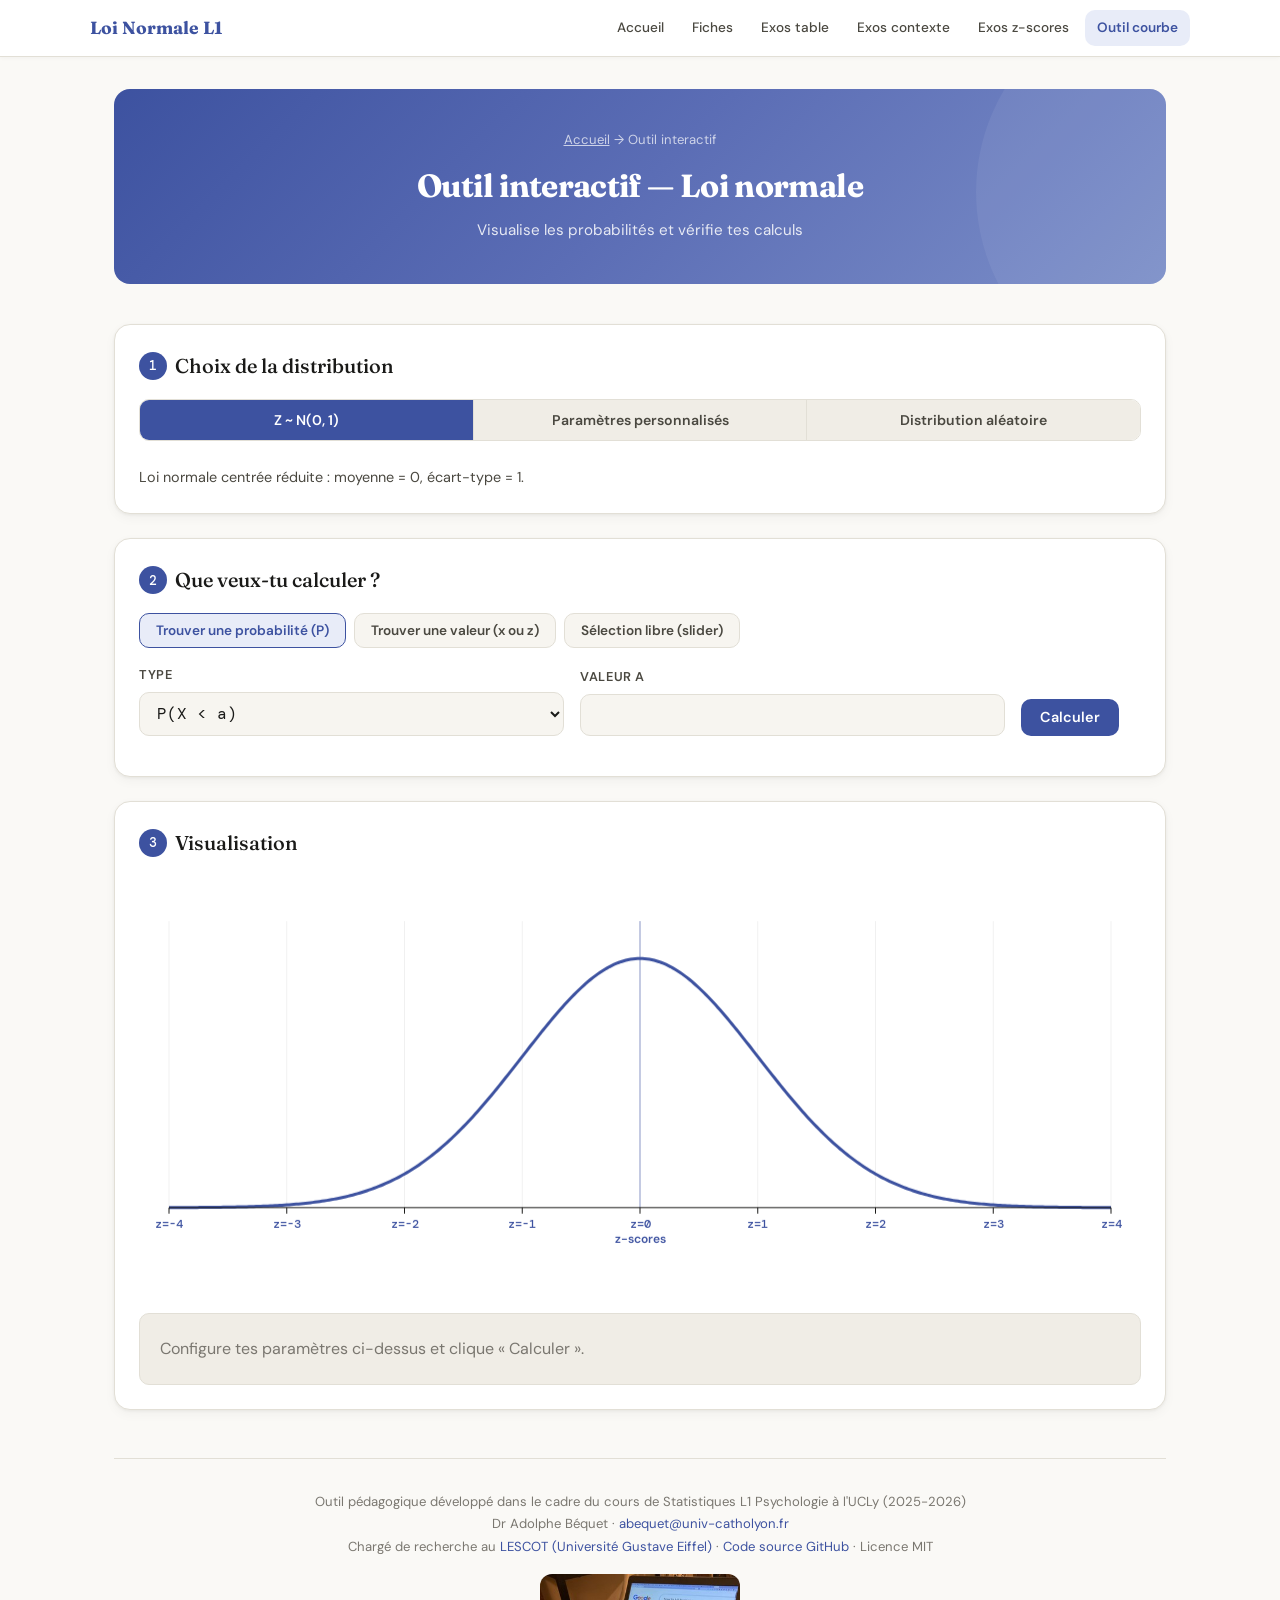
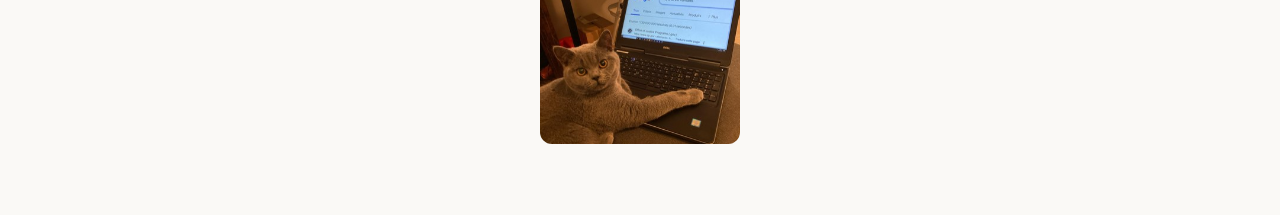
<file: outil.html>
<!DOCTYPE html>
<html lang="fr">
<head>
<meta charset="UTF-8">
<link rel="icon" href="favicon.png" type="image/png">
<meta name="viewport" content="width=device-width, initial-scale=1.0">
<title>Outil interactif — Loi Normale</title>
<style>
/* ═══════════════════════════════════════
   Loi Normale — Site de révisions L1 Psycho
   Shared stylesheet
   ═══════════════════════════════════════ */

@import url('https://fonts.googleapis.com/css2?family=DM+Sans:ital,wght@0,400;0,500;0,600;0,700&family=DM+Mono:wght@400;500&family=Fraunces:ital,opsz,wght@0,9..144,300;0,9..144,500;0,9..144,700;1,9..144,400&display=swap');

:root {
  --bg: #FAF9F6;
  --bg-card: #FFFFFF;
  --bg-accent: #F0EDE6;
  --bg-input: #F7F5F0;
  --text: #1A1A18;
  --text-muted: #4A4840;
  --text-hint: #7A7770;
  --accent: #3D52A0;
  --accent-hover: #2F4390;
  --accent-light: #E8ECF8;
  --accent-mid: #7B8EC8;
  --teal: #1D7A4E;
  --teal-light: #E6F4ED;
  --danger: #C0392B;
  --danger-light: #FBEAEA;
  --warning: #B8860B;
  --warning-light: #FDF5E1;
  --border: #E2DFD6;
  --border-strong: #C9C5B8;
  --shadow: 0 1px 3px rgba(26,26,24,0.06), 0 4px 12px rgba(26,26,24,0.04);
  --shadow-lg: 0 4px 16px rgba(26,26,24,0.08), 0 12px 40px rgba(26,26,24,0.06);
  --radius: 10px;
  --radius-lg: 16px;
  --font-body: 'DM Sans', sans-serif;
  --font-heading: 'Fraunces', serif;
  --font-mono: 'DM Mono', monospace;
}

* { box-sizing: border-box; margin: 0; padding: 0; }

body {
  font-family: var(--font-body);
  background: var(--bg);
  color: var(--text);
  line-height: 1.7;
  min-height: 100vh;
  font-size: 16px;
}

/* ── Layout ── */
.container { max-width: 1100px; margin: 0 auto; padding: 2rem 1.5rem 4rem; }

/* ── Navigation ── */
.site-nav {
  background: white;
  border-bottom: 1px solid var(--border);
  padding: 0 1.5rem;
  position: sticky;
  top: 0;
  z-index: 100;
  box-shadow: 0 1px 4px rgba(0,0,0,0.04);
}
.site-nav .nav-inner {
  max-width: 1100px;
  margin: 0 auto;
  display: flex;
  align-items: center;
  gap: 1rem;
  min-height: 56px;
  flex-wrap: wrap;
}
.site-nav .nav-brand {
  font-family: var(--font-heading);
  font-weight: 700;
  font-size: 1.1rem;
  color: var(--accent);
  text-decoration: none;
  white-space: nowrap;
  margin-right: auto;
}
.site-nav .nav-links {
  display: flex;
  gap: 0.25rem;
  flex-wrap: wrap;
  list-style: none;
}
.site-nav .nav-links a {
  display: block;
  padding: 0.4rem 0.75rem;
  font-size: 0.85rem;
  font-weight: 500;
  color: var(--text-muted);
  text-decoration: none;
  border-radius: var(--radius);
  transition: all 0.2s;
  white-space: nowrap;
}
.site-nav .nav-links a:hover { background: var(--bg-accent); color: var(--text); }
.site-nav .nav-links a.active { background: var(--accent-light); color: var(--accent); font-weight: 600; }

/* ── Page header ── */
.page-header {
  text-align: center;
  margin-bottom: 2.5rem;
  padding: 2.5rem 2rem;
  background: linear-gradient(135deg, #3D52A0 0%, #5B6DB5 50%, #7B8EC8 100%);
  border-radius: var(--radius-lg);
  color: white;
  position: relative;
  overflow: hidden;
}
.page-header::before {
  content: '';
  position: absolute;
  top: -50%; right: -20%;
  width: 400px; height: 400px;
  border-radius: 50%;
  background: rgba(255,255,255,0.06);
}
.page-header h1 {
  font-family: var(--font-heading);
  font-weight: 700;
  font-size: 2rem;
  letter-spacing: -0.02em;
  margin-bottom: 0.25rem;
  position: relative;
}
.page-header p { font-size: 0.95rem; opacity: 0.85; position: relative; }
.page-header .breadcrumb {
  font-size: 0.82rem;
  opacity: 0.7;
  margin-bottom: 0.5rem;
  position: relative;
}
.page-header .breadcrumb a { color: white; text-decoration: underline; }

/* ── Section titles ── */
.section-title {
  font-family: var(--font-heading);
  font-weight: 500;
  font-size: 1.25rem;
  margin-bottom: 1rem;
  display: flex;
  align-items: center;
  gap: 0.5rem;
}
.section-title .num {
  display: inline-flex;
  align-items: center;
  justify-content: center;
  width: 28px; height: 28px;
  border-radius: 50%;
  background: var(--accent);
  color: white;
  font-family: var(--font-mono);
  font-size: 0.8rem;
  font-weight: 500;
  flex-shrink: 0;
}

/* ── Cards ── */
.card {
  background: var(--bg-card);
  border: 1px solid var(--border);
  border-radius: var(--radius-lg);
  padding: 1.5rem;
  margin-bottom: 1.5rem;
  box-shadow: var(--shadow);
}
.card.card-accent { border-left: 4px solid var(--accent); }
.card.card-success { border-left: 4px solid var(--teal); }
.card.card-warning { border-left: 4px solid var(--warning); }

/* ── Formulas ── */
.formula-card {
  background: var(--warning-light);
  border: 1px solid #E8D5A0;
  border-radius: var(--radius);
  padding: 1rem 1.25rem;
  margin-bottom: 1.5rem;
  font-size: 0.9rem;
}
.formula-card strong {
  color: var(--warning);
  font-family: var(--font-mono);
}

.formula-box {
  background: var(--bg-accent);
  border: 1px solid var(--border);
  border-radius: var(--radius);
  padding: 1rem 1.25rem;
  font-family: var(--font-mono);
  font-size: 0.9rem;
  line-height: 1.8;
  margin: 0.75rem 0;
}

/* ── Buttons ── */
.btn {
  display: inline-flex;
  align-items: center;
  gap: 0.4rem;
  padding: 0.6rem 1.2rem;
  border: none;
  border-radius: var(--radius);
  font-family: var(--font-body);
  font-size: 0.9rem;
  font-weight: 600;
  cursor: pointer;
  transition: all 0.2s;
}
.btn-primary { background: var(--accent); color: white; }
.btn-primary:hover { background: var(--accent-hover); transform: translateY(-1px); }
.btn-primary:active { transform: translateY(0); }
.btn-secondary { background: var(--bg-accent); color: var(--text); border: 1px solid var(--border); }
.btn-secondary:hover { background: var(--border); }
.btn-success { background: var(--teal); color: white; }
.btn-success:hover { background: #166B41; }
.btn-row { display: flex; gap: 0.75rem; margin-top: 1rem; flex-wrap: wrap; }

/* ── Form elements ── */
.param-group label {
  display: block;
  font-size: 0.8rem;
  font-weight: 600;
  color: var(--text-muted);
  text-transform: uppercase;
  letter-spacing: 0.05em;
  margin-bottom: 0.35rem;
}
.param-group input, .param-group select {
  width: 100%;
  padding: 0.6rem 0.8rem;
  border: 1px solid var(--border);
  border-radius: var(--radius);
  font-family: var(--font-mono);
  font-size: 1rem;
  background: var(--bg-input);
  color: var(--text);
  transition: border-color 0.2s, box-shadow 0.2s;
}
.param-group input:focus, .param-group select:focus {
  outline: none;
  border-color: var(--accent);
  box-shadow: 0 0 0 3px var(--accent-light);
}

/* ── Tables ── */
table { width: 100%; border-collapse: collapse; font-size: 0.9rem; }
thead th {
  background: var(--bg-accent);
  padding: 0.7rem 1rem;
  text-align: left;
  font-weight: 600;
  font-size: 0.8rem;
  text-transform: uppercase;
  letter-spacing: 0.04em;
  color: var(--text-muted);
  border-bottom: 2px solid var(--border);
  white-space: nowrap;
}
tbody td {
  padding: 0.65rem 1rem;
  border-bottom: 1px solid var(--border);
  font-family: var(--font-mono);
  font-size: 0.88rem;
}
tbody tr:hover { background: var(--bg-accent); }

/* ── Badges ── */
.badge {
  display: inline-block;
  padding: 0.15rem 0.6rem;
  border-radius: 99px;
  font-size: 0.75rem;
  font-weight: 600;
  font-family: var(--font-body);
}
.badge-ok { background: var(--teal-light); color: var(--teal); }
.badge-extreme { background: var(--danger-light); color: var(--danger); }
.badge-info { background: var(--accent-light); color: var(--accent); }

/* ── Exercise components ── */
.exercise-block {
  background: var(--bg-card);
  border: 1px solid var(--border);
  border-radius: var(--radius-lg);
  padding: 1.5rem;
  margin-bottom: 2rem;
  box-shadow: var(--shadow);
}
.exercise-block .exercise-header {
  display: flex;
  align-items: center;
  gap: 0.75rem;
  margin-bottom: 1rem;
  padding-bottom: 0.75rem;
  border-bottom: 1px solid var(--border);
}
.exercise-block .exercise-num {
  display: inline-flex;
  align-items: center;
  justify-content: center;
  width: 36px; height: 36px;
  border-radius: 50%;
  background: var(--accent);
  color: white;
  font-family: var(--font-mono);
  font-size: 0.9rem;
  font-weight: 600;
  flex-shrink: 0;
}
.exercise-block .exercise-label {
  font-family: var(--font-heading);
  font-weight: 500;
  font-size: 1.1rem;
}
.exercise-block .exercise-difficulty {
  margin-left: auto;
}
.exercise-block .exercise-context {
  background: var(--bg-accent);
  border-radius: var(--radius);
  padding: 1rem 1.25rem;
  margin-bottom: 1rem;
  font-size: 0.92rem;
  line-height: 1.7;
}
.exercise-block .question-block {
  margin: 1rem 0;
  padding: 0.75rem 0;
}
.exercise-block .question-text {
  font-weight: 600;
  color: var(--accent);
  margin-bottom: 0.5rem;
}
.exercise-block .answer-input {
  display: flex;
  gap: 0.5rem;
  align-items: center;
  margin: 0.5rem 0;
}
.exercise-block .answer-input input {
  padding: 0.5rem 0.75rem;
  border: 1px solid var(--border);
  border-radius: var(--radius);
  font-family: var(--font-mono);
  font-size: 0.95rem;
  background: var(--bg-input);
  flex: 1;
  max-width: 300px;
}
.exercise-block .answer-input input:focus {
  outline: none;
  border-color: var(--accent);
  box-shadow: 0 0 0 3px var(--accent-light);
}

/* ── Correction / solution reveal ── */
.solution {
  display: none;
  margin-top: 0.75rem;
  padding: 1rem 1.25rem;
  background: var(--teal-light);
  border: 1px solid #B8E0CC;
  border-radius: var(--radius);
  animation: slideDown 0.3s ease;
}
.solution.visible { display: block; }
.solution .step {
  font-family: var(--font-mono);
  font-size: 0.88rem;
  margin: 0.3rem 0;
  padding: 0.2rem 0;
  color: var(--text);
}
.solution .step-label {
  font-family: var(--font-body);
  font-weight: 600;
  font-size: 0.78rem;
  text-transform: uppercase;
  letter-spacing: 0.04em;
  color: var(--teal);
  margin-top: 0.5rem;
  margin-bottom: 0.15rem;
}
.solution .result {
  font-size: 1.2rem;
  font-weight: 700;
  color: var(--teal);
  font-family: var(--font-mono);
  margin-top: 0.5rem;
}
.solution .explanation {
  font-family: var(--font-body);
  font-size: 0.88rem;
  color: var(--text-muted);
  margin-top: 0.25rem;
  font-style: italic;
}

@keyframes slideDown {
  from { opacity: 0; transform: translateY(-8px); }
  to { opacity: 1; transform: translateY(0); }
}

/* ── Feedback ── */
.feedback-correct {
  color: var(--teal);
  font-weight: 600;
  font-size: 0.88rem;
}
.feedback-incorrect {
  color: var(--danger);
  font-weight: 600;
  font-size: 0.88rem;
}

/* ── Grid layouts ── */
.grid-2 { display: grid; grid-template-columns: 1fr 1fr; gap: 1rem; }
.grid-3 { display: grid; grid-template-columns: repeat(3, 1fr); gap: 1rem; }

@media (max-width: 768px) {
  .grid-2, .grid-3 { grid-template-columns: 1fr; }
  .page-header h1 { font-size: 1.5rem; }
  .site-nav .nav-links { gap: 0; }
  .site-nav .nav-links a { padding: 0.3rem 0.5rem; font-size: 0.78rem; }
}

/* ── Home page cards ── */
.nav-card {
  background: var(--bg-card);
  border: 1px solid var(--border);
  border-radius: var(--radius-lg);
  padding: 1.5rem;
  text-decoration: none;
  color: var(--text);
  transition: all 0.25s;
  display: block;
  box-shadow: var(--shadow);
}
.nav-card:hover {
  transform: translateY(-3px);
  box-shadow: var(--shadow-lg);
  border-color: var(--accent-mid);
}
.nav-card .card-icon {
  width: 44px; height: 44px;
  border-radius: 12px;
  display: flex;
  align-items: center;
  justify-content: center;
  font-size: 1.3rem;
  margin-bottom: 0.75rem;
  font-weight: 700;
}
.nav-card h3 {
  font-family: var(--font-heading);
  font-weight: 500;
  font-size: 1.1rem;
  margin-bottom: 0.3rem;
}
.nav-card p {
  font-size: 0.85rem;
  color: var(--text-muted);
  line-height: 1.5;
}

/* ── Mini curve (canvas) ── */
.mini-curve {
  position: relative;
  width: 100%;
  border-radius: var(--radius);
  overflow: hidden;
}
.mini-curve canvas { display: block; width: 100%; }

/* ── Reveal btn ── */
.btn-reveal {
  background: none;
  border: 1px dashed var(--border-strong);
  color: var(--text-muted);
  padding: 0.5rem 1rem;
  border-radius: var(--radius);
  font-family: var(--font-body);
  font-size: 0.85rem;
  font-weight: 500;
  cursor: pointer;
  transition: all 0.2s;
}
.btn-reveal:hover { border-color: var(--accent); color: var(--accent); background: var(--accent-light); }

/* ── Progress indicator ── */
.progress-bar {
  width: 100%;
  height: 6px;
  background: var(--bg-accent);
  border-radius: 3px;
  margin: 1rem 0;
  overflow: hidden;
}
.progress-bar .progress-fill {
  height: 100%;
  background: var(--accent);
  border-radius: 3px;
  transition: width 0.4s ease;
}

/* ── Score tracker ── */
.score-tracker {
  position: sticky;
  top: 60px;
  z-index: 50;
  background: var(--bg-card);
  border: 1px solid var(--border);
  border-radius: var(--radius);
  padding: 0.5rem 1rem;
  margin-bottom: 1.5rem;
  display: flex;
  align-items: center;
  gap: 1rem;
  box-shadow: var(--shadow);
  flex-wrap: wrap;
}
.score-tracker .score-label {
  font-size: 0.82rem;
  font-weight: 600;
  color: var(--text-muted);
  text-transform: uppercase;
  letter-spacing: 0.04em;
}
.score-tracker .score-value {
  font-family: var(--font-mono);
  font-size: 1.1rem;
  font-weight: 700;
  color: var(--accent);
}
.score-tracker .score-bar {
  flex: 1;
  min-width: 100px;
  height: 8px;
  background: var(--bg-accent);
  border-radius: 4px;
  overflow: hidden;
}
.score-tracker .score-bar-fill {
  height: 100%;
  background: linear-gradient(90deg, var(--accent), var(--teal));
  border-radius: 4px;
  transition: width 0.4s ease;
}

/* ── Footer ── */
footer {
  text-align: center;
  margin-top: 3rem;
  padding-top: 2rem;
  border-top: 1px solid var(--border);
  font-size: 0.82rem;
  color: var(--text-hint);
}
footer a { color: var(--accent); text-decoration: none; }
footer a:hover { text-decoration: underline; }

/* ── Tooltip style for rules ── */
.rule-tag {
  display: inline-block;
  padding: 0.1rem 0.5rem;
  background: var(--accent-light);
  color: var(--accent);
  border-radius: 4px;
  font-size: 0.75rem;
  font-weight: 600;
  font-family: var(--font-mono);
  margin-left: 0.25rem;
}

/* ── Table input for z-score exercises ── */
.z-table-input {
  width: 80px;
  padding: 0.35rem 0.5rem;
  border: 1px solid var(--border);
  border-radius: 6px;
  font-family: var(--font-mono);
  font-size: 0.88rem;
  text-align: center;
  background: var(--bg-input);
}
.z-table-input:focus {
  outline: none;
  border-color: var(--accent);
  box-shadow: 0 0 0 3px var(--accent-light);
}
.z-table-input.correct { border-color: var(--teal); background: var(--teal-light); }
.z-table-input.incorrect { border-color: var(--danger); background: var(--danger-light); }

</style>
<style>
.tool-tabs { display:flex; gap:0; border:1px solid var(--border); border-radius:var(--radius); overflow:hidden; margin-bottom:1.5rem; }
.tool-tab { flex:1; padding:0.7rem 1rem; text-align:center; font-size:0.88rem; font-weight:600; cursor:pointer; background:var(--bg-accent); color:var(--text-muted); border:none; border-right:1px solid var(--border); transition:all 0.2s; font-family:var(--font-body); }
.tool-tab:last-child { border-right:none; }
.tool-tab.active { background:var(--accent); color:white; }
.tool-tab:hover:not(.active) { background:var(--border); }
.mode-panel { display:none; } .mode-panel.active { display:block; }
.params-row { display:flex; gap:1rem; flex-wrap:wrap; align-items:flex-end; margin-bottom:1rem; }
.params-row .param-group { flex:1; min-width:120px; }
.graph-area { position:relative; width:100%; cursor:crosshair; }
.graph-area canvas { display:block; width:100%; }
.calc-result { background:var(--bg-accent); border:1px solid var(--border); border-radius:var(--radius); padding:1.25rem; margin-top:1rem; line-height:1.9; }
.calc-result .formula { font-family:var(--font-mono); font-size:0.88rem; display:block; margin:0.15rem 0; }
.calc-result .prob-result { font-size:1.6rem; font-weight:700; color:var(--accent); font-family:var(--font-mono); }
.calc-type-tabs { display:flex; gap:0.5rem; margin-bottom:1rem; flex-wrap:wrap; }
.calc-type-btn { padding:0.5rem 1rem; border:1px solid var(--border); border-radius:var(--radius); background:var(--bg-input); font-family:var(--font-body); font-size:0.85rem; font-weight:600; cursor:pointer; color:var(--text-muted); transition:all 0.2s; }
.calc-type-btn.active { background:var(--accent-light); color:var(--accent); border-color:var(--accent); }
.slider-section { margin-top:1rem; padding-top:1rem; border-top:1px solid var(--border); }
</style>
</head>
<body>
<script>
/* ═══════════════════════════════════════
   Shared JS — Normal distribution math & UI utils
   ═══════════════════════════════════════ */

// ── Normal distribution functions ──
function normalPDF(z) {
  return Math.exp(-0.5 * z * z) / Math.sqrt(2 * Math.PI);
}

function normalCDF(z) {
  const a1=0.254829592, a2=-0.284496736, a3=1.421413741, a4=-1.453152027, a5=1.061405429, p=0.3275911;
  const s = z < 0 ? -1 : 1;
  const x = Math.abs(z) / Math.sqrt(2);
  const t = 1 / (1 + p * x);
  const y = 1 - (((((a5*t + a4)*t) + a3)*t + a2)*t + a1)*t * Math.exp(-x*x);
  return 0.5 * (1 + s * y);
}

function normalInvCDF(p) {
  if (p <= 0) return -Infinity;
  if (p >= 1) return Infinity;
  if (p < 0.5) return -normalInvCDF(1 - p);
  const a = [-3.969683028665376e+01, 2.209460984245205e+02, -2.759285104469687e+02,
             1.383577518672690e+02, -3.066479806614716e+01, 2.506628277459239e+00];
  const b = [-5.447609879822406e+01, 1.615858368580409e+02, -1.556989798598866e+02,
             6.680131188771972e+01, -1.328068155288572e+01];
  const c = [-7.784894002430293e-03, -3.223964580411365e-01, -2.400758277161838e+00,
             -2.549732539343734e+00, 4.374664141464968e+00, 2.938163982698783e+00];
  const d = [7.784695709041462e-03, 3.224671290700398e-01, 2.445134137142996e+00, 3.754408661907416e+00];
  const pL = 0.02425, pH = 1 - pL;
  let q, r;
  if (p < pL) {
    q = Math.sqrt(-2 * Math.log(p));
    return (((((c[0]*q+c[1])*q+c[2])*q+c[3])*q+c[4])*q+c[5]) / ((((d[0]*q+d[1])*q+d[2])*q+d[3])*q+1);
  } else if (p <= pH) {
    q = p - 0.5; r = q * q;
    return (((((a[0]*r+a[1])*r+a[2])*r+a[3])*r+a[4])*r+a[5])*q / (((((b[0]*r+b[1])*r+b[2])*r+b[3])*r+b[4])*r+1);
  } else {
    q = Math.sqrt(-2 * Math.log(1 - p));
    return -(((((c[0]*q+c[1])*q+c[2])*q+c[3])*q+c[4])*q+c[5]) / ((((d[0]*q+d[1])*q+d[2])*q+d[3])*q+1);
  }
}

// ── Round to n decimals ──
function R(val, n = 4) {
  return Math.round(val * Math.pow(10, n)) / Math.pow(10, n);
}
function R2(val) { return R(val, 2); }

// ── Navigation component ──
function renderNav(activePage) {
  const pages = [
    { id: 'index', label: 'Accueil', href: 'index.html' },
    { id: 'cours', label: 'Fiches', href: 'cours.html' },
    { id: 'exercices-table', label: 'Exos table', href: 'exercices-table.html' },
    { id: 'exercices-contexte', label: 'Exos contexte', href: 'exercices-contexte.html' },
    { id: 'exercices-zscore', label: 'Exos z-scores', href: 'exercices-zscore.html' },
    { id: 'outil', label: 'Outil courbe', href: 'outil.html' },
  ];

  const nav = document.createElement('nav');
  nav.className = 'site-nav';
  nav.innerHTML = `
    <div class="nav-inner">
      <a href="index.html" class="nav-brand">Loi Normale L1</a>
      <ul class="nav-links">
        ${pages.map(p => `<li><a href="${p.href}" class="${p.id === activePage ? 'active' : ''}">${p.label}</a></li>`).join('')}
      </ul>
    </div>
  `;
  document.body.prepend(nav);
}

// ── Solution toggle ──
function toggleSolution(btn, solutionId) {
  const sol = document.getElementById(solutionId);
  if (sol.classList.contains('visible')) {
    sol.classList.remove('visible');
    btn.textContent = 'Voir le corrigé';
  } else {
    sol.classList.add('visible');
    btn.textContent = 'Masquer le corrigé';
  }
}

// ── Mini curve drawing ──
function drawMiniCurve(canvasId, options = {}) {
  const canvas = document.getElementById(canvasId);
  if (!canvas) return;
  const rect = canvas.parentElement.getBoundingClientRect();
  const dpr = window.devicePixelRatio || 1;
  const w = rect.width;
  const h = options.height || 180;
  canvas.width = w * dpr;
  canvas.height = h * dpr;
  canvas.style.width = w + 'px';
  canvas.style.height = h + 'px';
  const ctx = canvas.getContext('2d');
  ctx.setTransform(dpr, 0, 0, dpr, 0, 0);

  const mu = options.mu || 0;
  const sigma = options.sigma || 1;
  const zRange = 4;
  const pad = { top: 20, right: 20, bottom: 40, left: 20 };
  const xMin = mu - zRange * sigma;
  const xMax = mu + zRange * sigma;
  const yMax = normalPDF(0) * 1.15;
  const plotBottom = h - pad.bottom;

  function xToPx(xVal) { return pad.left + ((xVal - xMin) / (xMax - xMin)) * (w - pad.left - pad.right); }
  function yToPx(yVal) { return pad.top + (1 - yVal / yMax) * (h - pad.top - pad.bottom); }

  ctx.clearRect(0, 0, w, h);

  // Fill area if specified
  if (options.fillFrom !== undefined && options.fillTo !== undefined) {
    const lo = Math.max(options.fillFrom, xMin);
    const hi = Math.min(options.fillTo, xMax);
    ctx.save();
    ctx.beginPath();
    const steps = 150;
    for (let i = 0; i <= steps; i++) {
      const xv = lo + (hi - lo) * i / steps;
      const z = (xv - mu) / sigma;
      if (i === 0) ctx.moveTo(xToPx(xv), plotBottom);
      ctx.lineTo(xToPx(xv), yToPx(normalPDF(z)));
    }
    ctx.lineTo(xToPx(hi), plotBottom);
    ctx.closePath();
    ctx.fillStyle = options.fillColor || 'rgba(61, 82, 160, 0.18)';
    ctx.fill();
    ctx.restore();
  }

  // Curve
  ctx.save();
  ctx.beginPath();
  for (let i = 0; i <= 300; i++) {
    const xv = xMin + (xMax - xMin) * i / 300;
    const z = (xv - mu) / sigma;
    const px = xToPx(xv), py = yToPx(normalPDF(z));
    if (i === 0) ctx.moveTo(px, py); else ctx.lineTo(px, py);
  }
  ctx.strokeStyle = '#3D52A0';
  ctx.lineWidth = 2.5;
  ctx.stroke();
  ctx.restore();

  // Axis
  ctx.save();
  ctx.beginPath();
  ctx.moveTo(pad.left, plotBottom);
  ctx.lineTo(w - pad.right, plotBottom);
  ctx.strokeStyle = '#1A1A18';
  ctx.lineWidth = 1;
  ctx.stroke();

  // Ticks
  ctx.font = "500 11px 'DM Mono', monospace";
  ctx.textAlign = 'center';
  ctx.fillStyle = '#3D52A0';
  for (let z = -zRange; z <= zRange; z++) {
    const xv = mu + z * sigma;
    const px = xToPx(xv);
    ctx.beginPath(); ctx.moveTo(px, plotBottom); ctx.lineTo(px, plotBottom + 5);
    ctx.strokeStyle = '#6B6960'; ctx.lineWidth = 1; ctx.stroke();
    if (options.showX) {
      const label = Number.isInteger(xv) ? xv.toString() : xv.toFixed(1);
      ctx.fillStyle = '#1A1A18';
      ctx.fillText(label, px, plotBottom + 18);
      ctx.fillStyle = '#3D52A0';
      ctx.fillText(`z=${z}`, px, plotBottom + 30);
    } else {
      ctx.fillText(`${z}`, px, plotBottom + 18);
    }
  }
  ctx.restore();

  // Probability label if specified
  if (options.probLabel) {
    const midX = ((options.fillFrom || 0) + (options.fillTo || 0)) / 2;
    const px = xToPx(midX);
    const py = yToPx(normalPDF((midX - mu) / sigma)) - 10;
    ctx.save();
    ctx.font = "600 13px 'DM Mono', monospace";
    ctx.textAlign = 'center';
    ctx.fillStyle = '#3D52A0';
    ctx.fillText(options.probLabel, px, Math.max(py, pad.top + 15));
    ctx.restore();
  }
}

// ── Check numeric answer ──
function checkAnswer(inputId, expected, tolerance) {
  const input = document.getElementById(inputId);
  const val = parseFloat(input.value.replace(',', '.'));
  const tol = tolerance || 0.02;
  if (isNaN(val)) return null;
  return Math.abs(val - expected) <= tol;
}

// ── Score tracker ──
const ScoreTracker = {
  total: 0,
  correct: 0,
  answered: new Set(),

  init(totalQuestions) {
    this.total = totalQuestions;
    this.correct = 0;
    this.answered = new Set();
  },

  record(questionId, isCorrect) {
    if (this.answered.has(questionId)) return;
    this.answered.add(questionId);
    if (isCorrect) this.correct++;
    this.update();
  },

  update() {
    const valEl = document.getElementById('score-value');
    const barEl = document.getElementById('score-bar-fill');
    if (valEl) valEl.textContent = `${this.correct} / ${this.total}`;
    if (barEl) barEl.style.width = `${(this.answered.size / this.total) * 100}%`;
  },

  renderWidget() {
    return `<div class="score-tracker">
      <span class="score-label">Score</span>
      <span class="score-value" id="score-value">0 / ${this.total}</span>
      <div class="score-bar"><div class="score-bar-fill" id="score-bar-fill" style="width:0%"></div></div>
      <span style="font-size:0.78rem;color:var(--text-hint);">${this.total} questions</span>
    </div>`;
  }
};

// ── Validate answer with visual feedback + score ──
function validateAnswer(inputId, expected, questionId, tolerance) {
  const input = document.getElementById(inputId);
  const val = parseFloat(input.value.replace(',', '.'));
  const tol = tolerance || 0.025;
  if (isNaN(val)) { input.style.borderColor = 'var(--warning)'; return; }
  const correct = Math.abs(val - expected) <= tol;
  input.classList.remove('correct', 'incorrect');
  input.classList.add(correct ? 'correct' : 'incorrect');
  input.style.borderColor = correct ? 'var(--teal)' : 'var(--danger)';
  ScoreTracker.record(questionId, correct);
  return correct;
}

</script>
<script>renderNav('outil');</script>

<div class="container">

<div class="page-header">
  <div class="breadcrumb"><a href="index.html">Accueil</a> → Outil interactif</div>
  <h1>Outil interactif — Loi normale</h1>
  <p>Visualise les probabilités et vérifie tes calculs</p>
</div>

<!-- Distribution mode -->
<div class="card">
  <h2 class="section-title"><span class="num">1</span> Choix de la distribution</h2>
  <div class="tool-tabs">
    <button class="tool-tab active" onclick="setMode('standard')">Z ~ N(0, 1)</button>
    <button class="tool-tab" onclick="setMode('custom')">Paramètres personnalisés</button>
    <button class="tool-tab" onclick="setMode('random')">Distribution aléatoire</button>
  </div>

  <div id="mode-custom" class="mode-panel">
    <div class="params-row">
      <div class="param-group"><label>Moyenne (m)</label><input type="number" id="custom-mu" value="100" step="any"></div>
      <div class="param-group"><label>Écart-type (s)</label><input type="number" id="custom-sigma" value="15" step="any" min="0.01"></div>
      <div class="param-group" style="flex:0;"><button class="btn btn-primary" onclick="applyParams()" style="margin-top:1.4rem;">Appliquer</button></div>
    </div>
  </div>

  <div id="mode-random" class="mode-panel">
    <div class="params-row">
      <div class="param-group">
        <label>Distribution actuelle</label>
        <div id="random-display" style="font-family:var(--font-mono);font-size:1rem;padding:0.6rem 0;">X ~ N(?, ?)</div>
      </div>
      <div class="param-group" style="flex:0;"><button class="btn btn-primary" onclick="randomize()" style="margin-top:1.4rem;">Nouvelle distribution</button></div>
    </div>
  </div>

  <div id="mode-standard" class="mode-panel active">
    <p style="color:var(--text-muted);font-size:0.9rem;">Loi normale centrée réduite : moyenne = 0, écart-type = 1.</p>
  </div>
</div>

<!-- Calculation mode -->
<div class="card">
  <h2 class="section-title"><span class="num">2</span> Que veux-tu calculer ?</h2>
  <div class="calc-type-tabs">
    <button class="calc-type-btn active" onclick="setCalcMode('prob')">Trouver une probabilité (P)</button>
    <button class="calc-type-btn" onclick="setCalcMode('value')">Trouver une valeur (x ou z)</button>
    <button class="calc-type-btn" onclick="setCalcMode('slider')">Sélection libre (slider)</button>
  </div>

  <!-- Prob mode -->
  <div id="calc-prob" class="mode-panel active">
    <div class="params-row">
      <div class="param-group">
        <label>Type</label>
        <select id="prob-type" onchange="updateCalc()">
          <option value="lt">P(X &lt; a)</option>
          <option value="gt">P(X &gt; a)</option>
          <option value="between">P(a &lt; X &lt; b)</option>
        </select>
      </div>
      <div class="param-group"><label id="prob-label-a">Valeur a</label><input type="number" id="prob-a" step="any" onchange="updateCalc()"></div>
      <div class="param-group" id="prob-b-group"><label>Valeur b</label><input type="number" id="prob-b" step="any" onchange="updateCalc()"></div>
      <div class="param-group" style="flex:0;"><button class="btn btn-primary" onclick="updateCalc()" style="margin-top:1.4rem;">Calculer</button></div>
    </div>
  </div>

  <!-- Value mode -->
  <div id="calc-value" class="mode-panel">
    <div class="params-row">
      <div class="param-group">
        <label>Type</label>
        <select id="val-type" onchange="updateValCalc()">
          <option value="lt">P(X &lt; x) = P → trouver x</option>
          <option value="gt">P(X &gt; x) = P → trouver x</option>
        </select>
      </div>
      <div class="param-group"><label>Probabilité P</label><input type="number" id="val-p" step="0.001" min="0.001" max="0.999" onchange="updateValCalc()"></div>
      <div class="param-group" style="flex:0;"><button class="btn btn-primary" onclick="updateValCalc()" style="margin-top:1.4rem;">Calculer</button></div>
    </div>
  </div>

  <!-- Slider mode -->
  <div id="calc-slider" class="mode-panel">
    <p style="color:var(--text-muted);font-size:0.9rem;margin-bottom:0.5rem;">
      <strong>Clique-glisse</strong> sur le graphique pour sélectionner un intervalle. Déplace les <strong>poignées</strong> ou glisse la zone colorée.
    </p>
  </div>
</div>

<!-- Graph -->
<div class="card">
  <h2 class="section-title"><span class="num">3</span> Visualisation</h2>
  <div class="graph-area" id="graphArea">
    <canvas id="mainCanvas"></canvas>
  </div>
  <div class="calc-result" id="resultBox">
    <span style="color:var(--text-hint);">Configure tes paramètres ci-dessus et clique « Calculer ».</span>
  </div>
</div>
<footer>
  Outil pédagogique développé dans le cadre du cours de Statistiques L1 Psychologie à l'UCLy (2025-2026)<br>
  Dr Adolphe Béquet · <a href="mailto:abequet@univ-catholyon.fr">abequet@univ-catholyon.fr</a><br>
  Chargé de recherche au <a href="https://pagespro.univ-gustave-eiffel.fr/adolphe-bequet?lang=fr&no_cache=1">LESCOT (Université Gustave Eiffel)</a> · <a href="https://github.com/abequet/coursL1psyUCLY">Code source GitHub</a> · Licence MIT<br>
  <img src="chat.jpg" alt="Le chat du prof" style="margin-top: 1rem; border-radius: 12px; max-width: 200px;">
</footer>
</div>

<script>
// ═══ State ═══
let mu = 0, sigma = 1;
let selA = null, selB = null;
let dragging = null, dragStartX = null, moveOffset = null;
let currentMode = 'standard';
let calcMode = 'prob';
const Z_RANGE = 4;
const PAD = { top: 45, right: 30, bottom: 90, left: 30 };

// ═══ Mode switching ═══
function setMode(mode) {
  currentMode = mode;
  document.querySelectorAll('.tool-tab').forEach((t,i) => t.classList.toggle('active', ['standard','custom','random'][i]===mode));
  document.querySelectorAll('#mode-standard,#mode-custom,#mode-random').forEach(el => el.classList.remove('active'));
  document.getElementById('mode-'+mode).classList.add('active');
  if (mode==='standard') { mu=0; sigma=1; }
  else if (mode==='custom') applyParams();
  else if (mode==='random') randomize();
  selA=null; selB=null;
  drawGraph(); clearResult();
}

function applyParams() {
  mu = parseFloat(document.getElementById('custom-mu').value)||0;
  sigma = parseFloat(document.getElementById('custom-sigma').value)||1;
  if(sigma<=0) sigma=1;
  selA=null; selB=null;
  drawGraph(); clearResult();
}

function randomize() {
  const contexts = [
    { mu:100, sigma:15, label:'QI' },
    { mu:65, sigma:10, label:'Score lecture' },
    { mu:32, sigma:8, label:'Anxiété' },
    { mu:11.5, sigma:3.2, label:'Âge premiers mots (mois)' },
    { mu:20, sigma:6, label:'Litres de lait/mois' },
    { mu:55, sigma:12, label:'Stress professionnel' },
    { mu:7.5, sigma:1.2, label:'Heures de sommeil' },
    { mu:503, sigma:50, label:'Temps réaction (ms)' },
  ];
  const c = contexts[Math.floor(Math.random()*contexts.length)];
  mu=c.mu; sigma=c.sigma;
  document.getElementById('random-display').innerHTML = `X ~ N(${mu}, ${sigma}) — <em>${c.label}</em>`;
  selA=null; selB=null;
  drawGraph(); clearResult();
}

function setCalcMode(mode) {
  calcMode = mode;
  document.querySelectorAll('.calc-type-btn').forEach((b,i) => b.classList.toggle('active', ['prob','value','slider'][i]===mode));
  document.querySelectorAll('#calc-prob,#calc-value,#calc-slider').forEach(el => el.classList.remove('active'));
  document.getElementById('calc-'+mode).classList.add('active');
  selA=null; selB=null;
  const canvas = document.getElementById('mainCanvas');
  canvas.style.cursor = mode==='slider' ? 'crosshair' : 'default';
  drawGraph(); clearResult();
}

function clearResult() {
  document.getElementById('resultBox').innerHTML = '<span style="color:var(--text-hint);">Configure tes paramètres et clique « Calculer ».</span>';
}

// ═══ Probability calc ═══
function updateCalc() {
  const type = document.getElementById('prob-type').value;
  const a = parseFloat(document.getElementById('prob-a').value);
  document.getElementById('prob-b-group').style.display = type==='between' ? '' : 'none';
  if (isNaN(a)) return;

  const isStd = currentMode==='standard';
  let zA = isStd ? a : (a - mu) / sigma;
  if (!isStd) zA = R2(zA);
  const aLabel = isStd ? a : a;
  let prob, html, fillFrom, fillTo, fillColor;

  if (type === 'lt') {
    prob = normalCDF(zA);
    fillFrom = mu-Z_RANGE*sigma; fillTo = isStd ? a : a;
    html = `<div class="step-label">Étape 1 — Identifier ce qu'on cherche</div>`;
    if (!isStd) {
      html += `<span class="formula">On cherche P(X &lt; ${a}) avec X ~ N(${mu}, ${sigma})</span>`;
      html += `<div class="step-label">Étape 2 — Transformer x en z</div>`;
      html += `<span class="formula">z = (${a} − ${mu}) / ${sigma} = <strong>${R2(zA)}</strong></span>`;
    } else {
      html += `<span class="formula">On cherche P(Z &lt; ${R2(a)})</span>`;
    }
    if (zA >= 0) {
      html += `<div class="step-label">Étape ${isStd?2:3} — Identifier le cas</div>`;
      html += `<span class="formula">P(Z &lt; z) avec z ≥ 0 → <span class="rule-tag">Cas 1 : lecture directe</span></span>`;
      html += `<span class="formula">= P(Z &lt; ${R2(zA)}) = <strong>${R(prob)}</strong></span>`;
    } else {
      html += `<div class="step-label">Étape ${isStd?2:3} — Identifier le cas</div>`;
      html += `<span class="formula">P(Z &lt; ${R2(zA)}) → z négatif → <span class="rule-tag">Cas 3 : P(Z &lt; −z) = 1 − P(Z &lt; z)</span></span>`;
      html += `<span class="formula">= 1 − P(Z &lt; ${R2(-zA)}) = 1 − ${R(normalCDF(-zA))} = <strong>${R(prob)}</strong></span>`;
    }
  } else if (type === 'gt') {
    prob = 1 - normalCDF(zA);
    fillFrom = isStd ? a : a; fillTo = mu+Z_RANGE*sigma;
    fillColor = 'rgba(192,57,43,0.18)';
    html = `<div class="step-label">Étape 1 — Identifier ce qu'on cherche</div>`;
    if (!isStd) {
      html += `<span class="formula">On cherche P(X &gt; ${a}) avec X ~ N(${mu}, ${sigma})</span>`;
      html += `<div class="step-label">Étape 2 — Transformer x en z</div>`;
      html += `<span class="formula">z = (${a} − ${mu}) / ${sigma} = <strong>${R2(zA)}</strong></span>`;
    } else {
      html += `<span class="formula">On cherche P(Z &gt; ${R2(a)})</span>`;
    }
    if (zA >= 0) {
      html += `<div class="step-label">Étape ${isStd?2:3} — Identifier le cas</div>`;
      html += `<span class="formula">P(Z &gt; z) avec z ≥ 0 → <span class="rule-tag">Cas 2 : 1 − P(Z &lt; z)</span></span>`;
      html += `<span class="formula">= 1 − P(Z &lt; ${R2(zA)})</span>`;
      html += `<span class="formula">= 1 − ${R(normalCDF(zA))} = <strong>${R(prob)}</strong></span>`;
    } else {
      html += `<div class="step-label">Étape ${isStd?2:3} — Identifier le cas</div>`;
      html += `<span class="formula">P(Z &gt; ${R2(zA)}) → z négatif → <span class="rule-tag">Cas 4 : P(Z &gt; −z) = P(Z &lt; z)</span></span>`;
      html += `<span class="formula">= P(Z &lt; ${R2(-zA)}) = <strong>${R(prob)}</strong></span>`;
    }
  } else {
    const b = parseFloat(document.getElementById('prob-b').value);
    if (isNaN(b)) return;
    let zB = isStd ? b : (b - mu) / sigma;
    if (!isStd) zB = R2(zB);
    const lo = Math.min(a,b), hi = Math.max(a,b);
    const zLo = Math.min(zA,zB), zHi = Math.max(zA,zB);
    prob = normalCDF(zHi) - normalCDF(zLo);
    fillFrom = isStd ? lo : lo; fillTo = isStd ? hi : hi;
    fillColor = 'rgba(29,122,78,0.2)';
    html = `<div class="step-label">Étape 1 — Identifier ce qu'on cherche</div>`;
    if (!isStd) {
      html += `<span class="formula">On cherche P(${R2(lo)} &lt; X &lt; ${R2(hi)}) avec X ~ N(${mu}, ${sigma})</span>`;
      html += `<div class="step-label">Étape 2 — Transformer les bornes en z</div>`;
      html += `<span class="formula">z₁ = (${R2(lo)} − ${mu}) / ${sigma} = <strong>${R2(zLo)}</strong></span>`;
      html += `<span class="formula">z₂ = (${R2(hi)} − ${mu}) / ${sigma} = <strong>${R2(zHi)}</strong></span>`;
    } else {
      html += `<span class="formula">On cherche P(${R2(zLo)} &lt; Z &lt; ${R2(zHi)})</span>`;
    }
    html += `<div class="step-label">Étape ${isStd?2:3} — Appliquer la règle d'encadrement</div>`;
    html += `<span class="formula"><span class="rule-tag">Cas 5 : P(z₁ &lt; Z &lt; z₂) = P(Z &lt; z₂) − P(Z &lt; z₁)</span></span>`;
    // Handle negative z values in the sub-calculations
    let pHiHtml, pLoHtml;
    if (zHi >= 0) {
      pHiHtml = `P(Z &lt; ${R2(zHi)}) = ${R(normalCDF(zHi))}`;
    } else {
      pHiHtml = `P(Z &lt; ${R2(zHi)}) = 1 − P(Z &lt; ${R2(-zHi)}) = 1 − ${R(normalCDF(-zHi))} = ${R(normalCDF(zHi))}`;
    }
    if (zLo >= 0) {
      pLoHtml = `P(Z &lt; ${R2(zLo)}) = ${R(normalCDF(zLo))}`;
    } else {
      pLoHtml = `P(Z &lt; ${R2(zLo)}) = 1 − P(Z &lt; ${R2(-zLo)}) = 1 − ${R(normalCDF(-zLo))} = ${R(normalCDF(zLo))}`;
    }
    html += `<span class="formula" style="color:var(--text-muted);">${pHiHtml}</span>`;
    html += `<span class="formula" style="color:var(--text-muted);">${pLoHtml}</span>`;
    html += `<span class="formula">= ${R(normalCDF(zHi))} − ${R(normalCDF(zLo))} = <strong>${R(prob)}</strong></span>`;
  }

  selA = fillFrom; selB = fillTo;
  drawGraph(fillColor);
  document.getElementById('resultBox').innerHTML = html + `<div style="margin-top:0.5rem;"><span class="prob-result">≈ ${(prob*100).toFixed(2)} %</span></div>`;
}

// ═══ Value calc ═══
function updateValCalc() {
  const type = document.getElementById('val-type').value;
  const raw = document.getElementById('val-p').value;
  const p = parseFloat(raw);

  if (raw === '' || isNaN(p)) {
    document.getElementById('resultBox').innerHTML = '<span style="color:var(--text-hint);">Entre une probabilité pour calculer.</span>';
    return;
  }
  if (p <= 0 || p >= 1) {
    document.getElementById('resultBox').innerHTML = '<span style="color:var(--danger);font-weight:600;">⚠ La probabilité doit être strictement comprise entre 0 et 1 (ex : 0.05, 0.75, 0.95).</span><br><span style="color:var(--text-muted);font-size:0.85rem;">Tu as entré P = ' + p + ' — une probabilité de 0 ou 1 n\'a pas de z fini associé, et une valeur négative ou supérieure à 1 n\'est pas une probabilité.</span>';
    return;
  }

  const isStd = currentMode==='standard';
  let z, x, html;

  if (type === 'lt') {
    z = normalInvCDF(p);
    x = mu + z * sigma;
    selA = mu-Z_RANGE*sigma; selB = isStd ? z : x;

    html = `<div class="step-label">Étape 1 — Ce qu'on cherche</div>`;
    html += `<span class="formula">${isStd ? 'z' : 'x'} ? sachant P(${isStd?'Z':'X'} &lt; ${isStd?'z':'x'}) = ${p}</span>`;
    html += `<div class="step-label">Étape 2 — Identifier le cas (table inverse)</div>`;

    if (p >= 0.5) {
      html += `<span class="formula">P = ${p} &gt; 0.5 → <span class="rule-tag">Cas A : lecture directe, z positif</span></span>`;
      html += `<span class="formula">Table inverse → z = <strong>${R(z)}</strong></span>`;
    } else {
      html += `<span class="formula">P = ${p} &lt; 0.5 → <span class="rule-tag">Cas B : lecture directe puis z négatif (−z)</span></span>`;
      html += `<span class="formula">Table inverse → lecture : ${R(-z)} → z = <strong>${R(z)}</strong></span>`;
    }

    if (!isStd) {
      html += `<div class="step-label">Étape 3 — Retransformer z en x (formule 2)</div>`;
      html += `<span class="formula">x = (z × s) + m = (${R(z)} × ${sigma}) + ${mu}</span>`;
      html += `<span class="formula">x = <strong>${R2(x)}</strong></span>`;
    }
  } else {
    // P(X > x) = p
    html = `<div class="step-label">Étape 1 — Ce qu'on cherche</div>`;
    html += `<span class="formula">${isStd ? 'z' : 'x'} ? sachant P(${isStd?'Z':'X'} &gt; ${isStd?'z':'x'}) = ${p}</span>`;
    html += `<div class="step-label">Étape 2 — Identifier le cas (table inverse)</div>`;

    if (p > 0.5) {
      // Cas C: P(Z>z) = P > 0.5 → z négatif
      z = -normalInvCDF(p);
      x = mu + z * sigma;
      selA = isStd ? z : x; selB = mu+Z_RANGE*sigma;
      html += `<span class="formula">P(Z &gt; z) = ${p} avec P &gt; 0.5 → <span class="rule-tag">Cas C : lecture puis −z (z négatif)</span></span>`;
      html += `<span class="formula">Table inverse pour P = ${p} → lecture : ${R(-z)} → z = <strong>${R(z)}</strong></span>`;
    } else {
      // Cas D: P(Z>z) = P < 0.5 → z positif (2 changements s'annulent)
      z = normalInvCDF(1-p);
      x = mu + z * sigma;
      selA = isStd ? z : x; selB = mu+Z_RANGE*sigma;
      html += `<span class="formula">P(Z &gt; z) = ${p} avec P &lt; 0.5 → <span class="rule-tag">Cas D : 2 changements s'annulent → z positif</span></span>`;
      html += `<span class="formula">Table inverse pour P = ${p} → z = <strong>${R(z)}</strong></span>`;
      html += `<span class="formula explanation" style="font-style:italic;color:var(--text-muted);">(P &lt; 0.5 → −z, et P(&gt;) → −z, soit 2 inversions = z reste positif)</span>`;
    }

    if (!isStd) {
      html += `<div class="step-label">Étape 3 — Retransformer z en x (formule 2)</div>`;
      html += `<span class="formula">x = (${R(z)} × ${sigma}) + ${mu} = <strong>${R2(x)}</strong></span>`;
    }
  }

  drawGraph(type==='gt' ? 'rgba(192,57,43,0.18)' : undefined);
  document.getElementById('resultBox').innerHTML = html + `<div style="margin-top:0.5rem;"><span class="prob-result">${isStd?'z':'x'} ≈ ${isStd ? R(z) : R2(x)}</span></div>`;
}

// ═══ Canvas ═══
function setupCanvas() {
  const canvas = document.getElementById('mainCanvas');
  const rect = canvas.parentElement.getBoundingClientRect();
  const dpr = window.devicePixelRatio||1;
  const w = rect.width, h = Math.max(380, w*0.42);
  canvas.width = w*dpr; canvas.height = h*dpr;
  canvas.style.width = w+'px'; canvas.style.height = h+'px';
  const ctx = canvas.getContext('2d'); ctx.setTransform(dpr,0,0,dpr,0,0);
  return {ctx,w,h};
}
function xToPixel(xVal,w){const xMin=mu-Z_RANGE*sigma,xMax=mu+Z_RANGE*sigma;return PAD.left+((xVal-xMin)/(xMax-xMin))*(w-PAD.left-PAD.right);}
function pixelToX(px,w){const xMin=mu-Z_RANGE*sigma,xMax=mu+Z_RANGE*sigma;return xMin+((px-PAD.left)/(w-PAD.left-PAD.right))*(xMax-xMin);}
function yToPixel(yVal,h){const yMax=normalPDF(0)*1.15;return PAD.top+(1-yVal/yMax)*(h-PAD.top-PAD.bottom);}

function drawGraph(fillColor) {
  const {ctx,w,h} = setupCanvas();
  const xMin=mu-Z_RANGE*sigma, xMax=mu+Z_RANGE*sigma;
  const plotBottom=h-PAD.bottom;
  ctx.clearRect(0,0,w,h);

  // Grid
  for(let z=-Z_RANGE;z<=Z_RANGE;z++){
    const px=xToPixel(mu+z*sigma,w);
    ctx.beginPath();ctx.moveTo(px,PAD.top);ctx.lineTo(px,plotBottom);
    ctx.strokeStyle=z===0?'rgba(61,82,160,0.3)':'rgba(0,0,0,0.06)';ctx.lineWidth=z===0?2:1;ctx.stroke();
  }

  // Fill
  if(selA!==null&&selB!==null){
    const lo=Math.max(Math.min(selA,selB),xMin), hi=Math.min(Math.max(selA,selB),xMax);
    ctx.save();ctx.beginPath();
    for(let i=0;i<=200;i++){const xv=lo+(hi-lo)*i/200,z=(xv-mu)/sigma;const px=xToPixel(xv,w),py=yToPixel(normalPDF(z),h);if(i===0)ctx.moveTo(px,plotBottom);ctx.lineTo(px,py);}
    ctx.lineTo(xToPixel(hi,w),plotBottom);ctx.closePath();
    ctx.fillStyle=fillColor||'rgba(61,82,160,0.18)';ctx.fill();ctx.restore();

    // Handles (slider mode only)
    if(calcMode==='slider'){
      [{xVal:Math.min(selA,selB)},{xVal:Math.max(selA,selB)}].forEach(handle=>{
        const px=xToPixel(handle.xVal,w);
        ctx.save();ctx.beginPath();ctx.moveTo(px,PAD.top);ctx.lineTo(px,plotBottom);
        ctx.strokeStyle='#3D52A0';ctx.lineWidth=2;ctx.setLineDash([6,4]);ctx.stroke();ctx.setLineDash([]);
        const gy=PAD.top+(plotBottom-PAD.top)*0.12;
        ctx.beginPath();ctx.roundRect(px-5,gy-18,10,36,5);ctx.fillStyle='#3D52A0';ctx.fill();
        ctx.strokeStyle='rgba(255,255,255,0.5)';ctx.lineWidth=1;
        for(let dy=-8;dy<=8;dy+=4){ctx.beginPath();ctx.moveTo(px-2,gy+dy);ctx.lineTo(px+2,gy+dy);ctx.stroke();}
        const zH=(handle.xVal-mu)/sigma;
        ctx.font="600 10px 'DM Mono',monospace";ctx.textAlign='center';
        ctx.fillStyle='#3D52A0';ctx.fillText(currentMode==='standard'?`z=${zH.toFixed(2)}`:`x=${handle.xVal.toFixed(1)}`,px,plotBottom-6);
        ctx.restore();
      });
    }
  }

  // Curve
  ctx.save();ctx.beginPath();
  for(let i=0;i<=400;i++){const xv=xMin+(xMax-xMin)*i/400,z=(xv-mu)/sigma;const px=xToPixel(xv,w),py=yToPixel(normalPDF(z),h);if(i===0)ctx.moveTo(px,py);else ctx.lineTo(px,py);}
  ctx.strokeStyle='#3D52A0';ctx.lineWidth=3;ctx.stroke();ctx.restore();

  // Axes
  ctx.save();ctx.beginPath();ctx.moveTo(PAD.left,plotBottom);ctx.lineTo(w-PAD.right,plotBottom);ctx.strokeStyle='#1A1A18';ctx.lineWidth=1;ctx.stroke();
  ctx.font="500 12px 'DM Mono',monospace";ctx.textAlign='center';
  // Z-scores axis
  ctx.fillStyle='#3D52A0';
  for(let z=-Z_RANGE;z<=Z_RANGE;z++){
    const px=xToPixel(mu+z*sigma,w);
    ctx.beginPath();ctx.moveTo(px,plotBottom);ctx.lineTo(px,plotBottom+6);ctx.strokeStyle='#1A1A18';ctx.lineWidth=1;ctx.stroke();
    ctx.fillStyle='#3D52A0';ctx.fillText(`z=${z}`,px,plotBottom+20);
  }
  ctx.font="600 12px 'DM Sans',sans-serif";ctx.fillText('z-scores',w/2,plotBottom+35);
  // X-values axis (if not standard)
  if(currentMode!=='standard'){
    const a2Y=plotBottom+44;
    ctx.beginPath();ctx.moveTo(PAD.left,a2Y);ctx.lineTo(w-PAD.right,a2Y);ctx.strokeStyle='#4A4840';ctx.lineWidth=1;ctx.stroke();
    ctx.font="500 12px 'DM Mono',monospace";ctx.fillStyle='#1A1A18';
    for(let z=-Z_RANGE;z<=Z_RANGE;z++){
      const xv=mu+z*sigma,px=xToPixel(xv,w);
      ctx.beginPath();ctx.moveTo(px,a2Y);ctx.lineTo(px,a2Y+6);ctx.strokeStyle='#4A4840';ctx.lineWidth=1;ctx.stroke();
      ctx.fillText(Number.isInteger(xv)?xv.toString():xv.toFixed(1),px,a2Y+20);
    }
    ctx.font="600 12px 'DM Sans',sans-serif";ctx.fillStyle='#4A4840';ctx.fillText('valeurs x',w/2,a2Y+35);
  }
  ctx.restore();
}

// ═══ Slider interaction ═══
const canvas = document.getElementById('mainCanvas');
function getEvtX(e){const r=canvas.getBoundingClientRect();return(e.touches?e.touches[0].clientX:e.clientX)-r.left;}
function hitTest(px){
  if(calcMode!=='slider'||selA===null) return 'new';
  const w=canvas.getBoundingClientRect().width;
  const lo=Math.min(selA,selB),hi=Math.max(selA,selB);
  const pxLo=xToPixel(lo,w),pxHi=xToPixel(hi,w);
  if(Math.abs(px-pxLo)<16) return 'left';
  if(Math.abs(px-pxHi)<16) return 'right';
  if(px>pxLo+16&&px<pxHi-16) return 'move';
  return 'new';
}
function onDown(e){
  if(calcMode!=='slider') return;
  e.preventDefault();
  const px=getEvtX(e),w=canvas.getBoundingClientRect().width,xv=pixelToX(px,w);
  dragging=hitTest(px);
  if(dragging==='new'){selA=xv;selB=xv;}
  else if(dragging==='move'){dragStartX=xv;moveOffset={a:selA,b:selB};}
  drawGraph();
}
function onMove(e){
  if(calcMode!=='slider') return;
  if(!dragging){const px=getEvtX(e),hit=hitTest(px);canvas.style.cursor=hit==='left'||hit==='right'?'ew-resize':hit==='move'?'grab':'crosshair';return;}
  e.preventDefault();
  const px=getEvtX(e),w=canvas.getBoundingClientRect().width;
  const xMin=mu-Z_RANGE*sigma,xMax=mu+Z_RANGE*sigma;
  const xv=Math.max(xMin,Math.min(xMax,pixelToX(px,w)));
  if(dragging==='new') selB=xv;
  else if(dragging==='left'){const hi=Math.max(selA,selB);selA=Math.min(xv,hi-0.01);selB=hi;}
  else if(dragging==='right'){const lo=Math.min(selA,selB);selB=Math.max(xv,lo+0.01);selA=lo;}
  else if(dragging==='move'){
    const dx=xv-dragStartX;let nA=moveOffset.a+dx,nB=moveOffset.b+dx;const sp=Math.abs(nB-nA);
    if(Math.min(nA,nB)<xMin){nA=xMin;nB=xMin+sp;} if(Math.max(nA,nB)>xMax){nB=xMax;nA=xMax-sp;}
    selA=nA;selB=nB;
  }
  drawGraph(); updateSliderResult();
}
function onUp(){if(dragging&&calcMode==='slider'){if(selA>selB){const t=selA;selA=selB;selB=t;}dragging=null;drawGraph();updateSliderResult();}}

function updateSliderResult(){
  if(selA===null||selB===null) return;
  const lo=Math.min(selA,selB),hi=Math.max(selA,selB);
  let zLo=(lo-mu)/sigma, zHi=(hi-mu)/sigma;
  if(currentMode!=='standard'){ zLo=R2(zLo); zHi=R2(zHi); }
  const prob=normalCDF(zHi)-normalCDF(zLo);
  const isStd = currentMode==='standard';
  let html = '';
  if(!isStd){
    html += `<span class="formula">P(${R2(lo)} ≤ X ≤ ${R2(hi)})</span>`;
    html += `<span class="formula" style="color:var(--text-muted);">z₁ = (${R2(lo)} − ${mu}) / ${sigma} = <strong>${R2(zLo)}</strong></span>`;
    html += `<span class="formula" style="color:var(--text-muted);">z₂ = (${R2(hi)} − ${mu}) / ${sigma} = <strong>${R2(zHi)}</strong></span>`;
  }
  html += `<span class="formula"><span class="rule-tag">Cas 5 : P(z₁ &lt; Z &lt; z₂) = P(Z &lt; z₂) − P(Z &lt; z₁)</span></span>`;
  // Detail sub-calculations for negative z
  let pHiStr = `P(Z &lt; ${R2(zHi)})`;
  let pLoStr = `P(Z &lt; ${R2(zLo)})`;
  if (zHi < 0) pHiStr += ` = 1 − P(Z &lt; ${R2(-zHi)}) = ${R(normalCDF(zHi))}`;
  else pHiStr += ` = ${R(normalCDF(zHi))}`;
  if (zLo < 0) pLoStr += ` = 1 − P(Z &lt; ${R2(-zLo)}) = ${R(normalCDF(zLo))}`;
  else pLoStr += ` = ${R(normalCDF(zLo))}`;
  html += `<span class="formula" style="color:var(--text-muted);">${pHiStr}</span>`;
  html += `<span class="formula" style="color:var(--text-muted);">${pLoStr}</span>`;
  html += `<span class="formula">= ${R(normalCDF(zHi))} − ${R(normalCDF(zLo))} = <strong>${R(prob)}</strong></span>`;
  html += `<div style="margin-top:0.5rem;"><span class="prob-result">≈ ${(prob*100).toFixed(2)} %</span></div>`;
  document.getElementById('resultBox').innerHTML = html;
}

canvas.addEventListener('mousedown',onDown);
window.addEventListener('mousemove',onMove);
window.addEventListener('mouseup',onUp);
canvas.addEventListener('touchstart',onDown,{passive:false});
window.addEventListener('touchmove',onMove,{passive:false});
window.addEventListener('touchend',onUp);
window.addEventListener('resize',()=>drawGraph());

// Hide prob-b-group initially
document.getElementById('prob-b-group').style.display='none';
document.getElementById('prob-type').addEventListener('change',function(){
  document.getElementById('prob-b-group').style.display=this.value==='between'?'':'none';
});

// Init
drawGraph();
</script>
</body>
</html>
</file>
